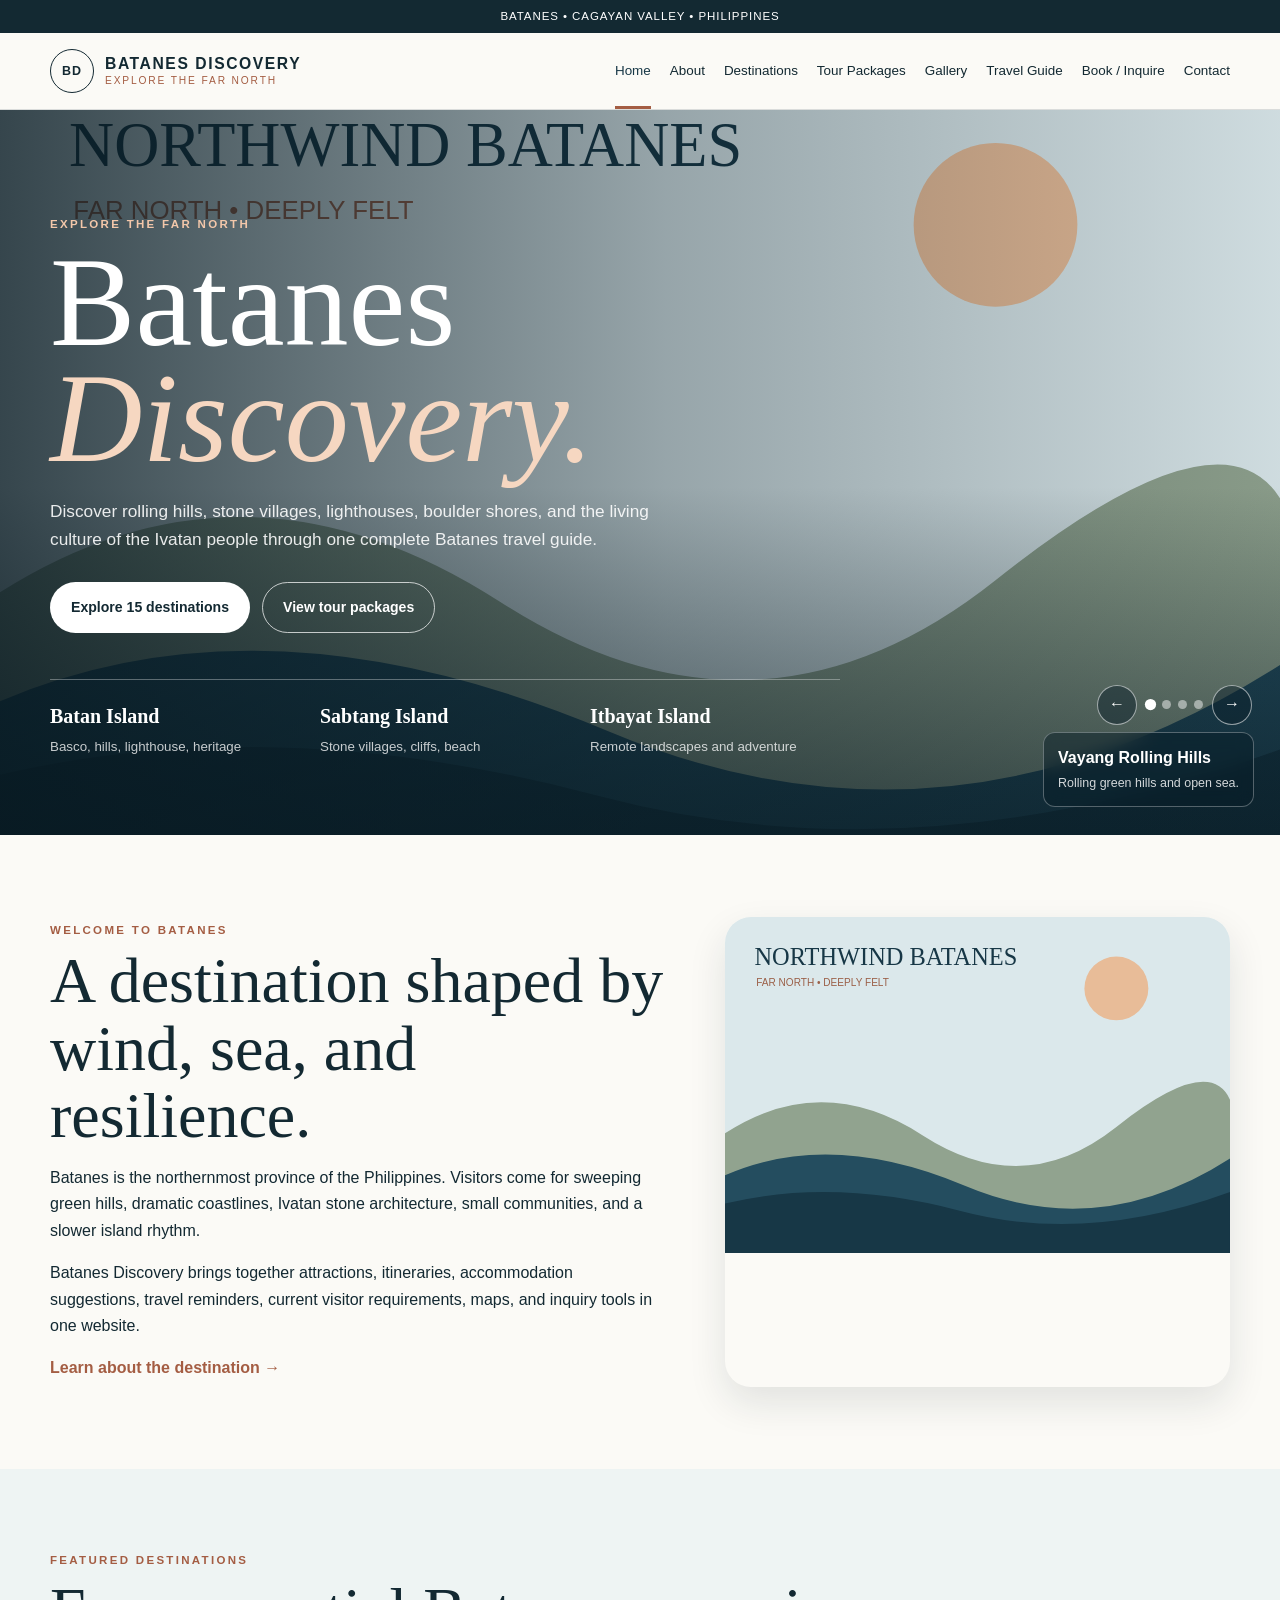
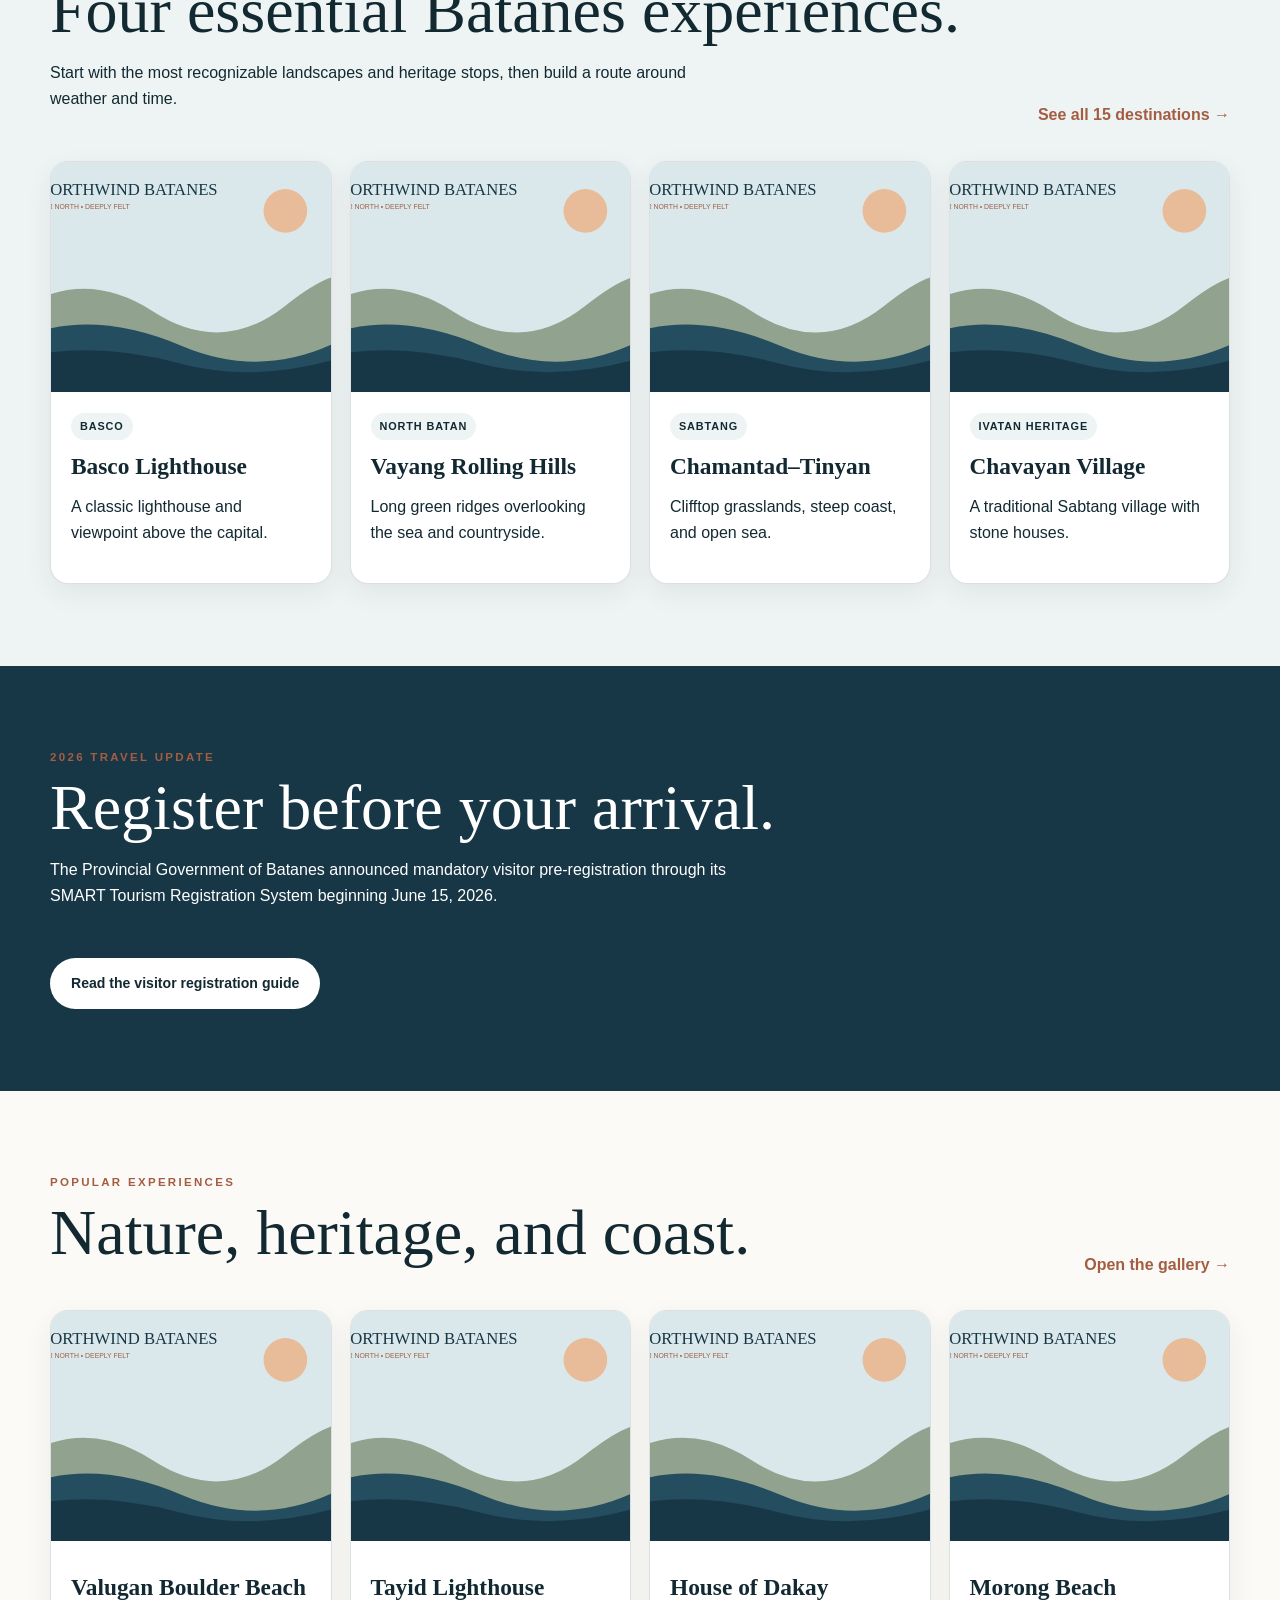
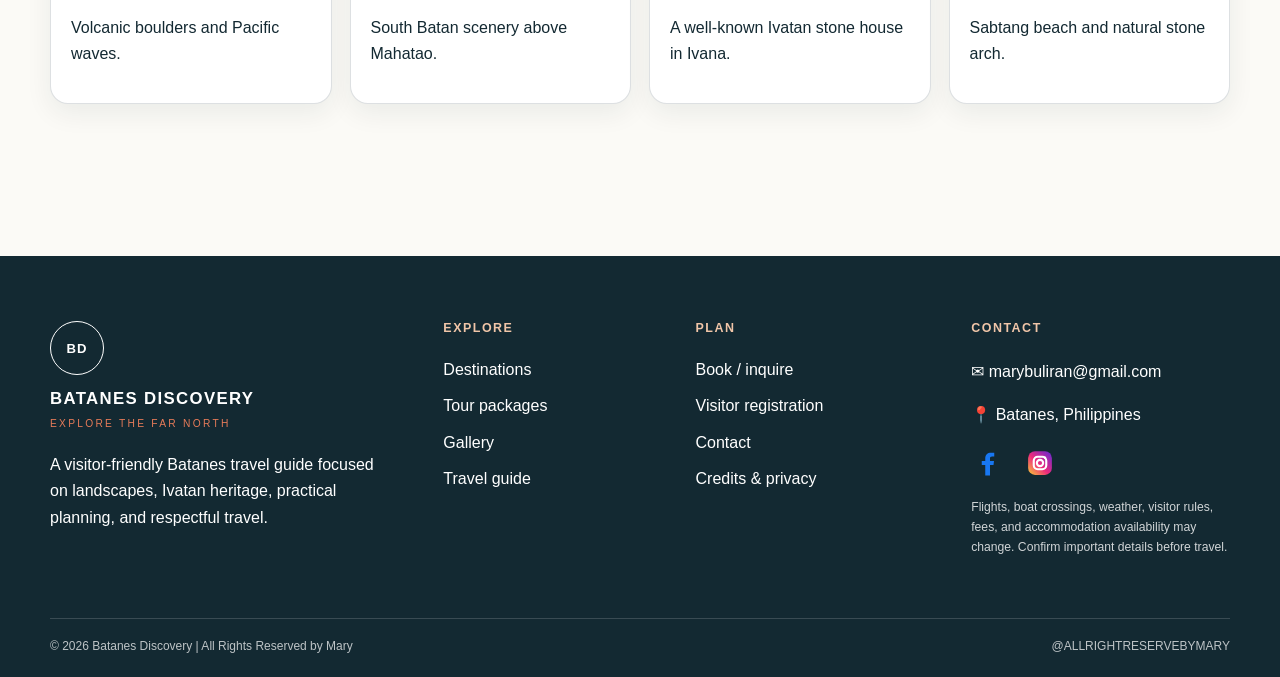
<file: index.html>
<!DOCTYPE html>
<html lang="en">
 <head>
  <meta charset="utf-8"/>
  <meta content="width=device-width, initial-scale=1" name="viewport"/>
  <meta content="Explore Batanes with a complete tourism website featuring destinations, itineraries, gallery, travel information, booking, and contact." name="description"/>
  <meta content="Batanes, Batanes tourism, Basco, Sabtang, Itbayat, Ivatan culture, Batanes travel guide" name="keywords"/>
  <meta content="#173746" name="theme-color"/>
  <title>
   Home | Batanes Discovery
  </title>
  <link href="assets/style.css" rel="stylesheet"/>
  <script defer="" src="assets/script.js">
  </script>
 </head>
 <body>
  <a class="skip-link" href="#main">
   Skip to content
  </a>
  <div class="notice-bar">
   <div class="container notice-inner">
    <span>
     BATANES • CAGAYAN VALLEY • PHILIPPINES
    </span>
   </div>
  </div>
  <header class="site-header">
   <div class="container nav-wrap">
    <a aria-label="Northwind Batanes Home" class="brand" href="index.html">
     <span class="brand-symbol">
      BD
     </span>
     <span class="brand-copy">
      <strong>
       BATANES DISCOVERY
      </strong>
      <small>
       EXPLORE THE FAR NORTH
      </small>
     </span>
    </a>
    <button aria-controls="site-nav" aria-expanded="false" aria-label="Open navigation" class="menu-toggle" type="button">
     <span>
     </span>
     <span>
     </span>
     <span>
     </span>
    </button>
    <nav aria-label="Main navigation" class="site-nav" id="site-nav">
     <a aria-current="page" class="active" href="index.html">
      Home
     </a>
     <a class="" href="about.html">
      About
     </a>
     <a class="" href="destinations.html">
      Destinations
     </a>
     <a class="" href="packages.html">
      Tour Packages
     </a>
     <a class="" href="gallery.html">
      Gallery
     </a>
     <a class="" href="travel-guide.html">
      Travel Guide
     </a>
     <a class="" href="booking.html">
      Book / Inquire
     </a>
     <a class="" href="contact.html">
      Contact
     </a>
    </nav>
   </div>
  </header>
  <main id="main">
   <section class="home-hero home-carousel" id="home-carousel">
    <div class="home-carousel-slides">
     <div class="home-slide is-active">
      <img alt="Vayang Rolling Hills" loading="eager" onerror="this.onerror=null; this.src='assets/fallbacks/landscape.svg';" referrerpolicy="no-referrer" src="https://commons.wikimedia.org/wiki/Special:Redirect/file/Vayang%20Rolling%20Hills%2C%20Batanes%2C%20Philippines.jpg?width=1900"/>
      <div class="home-slide-label">
       <strong>
        Vayang Rolling Hills
       </strong>
       <span>
        Rolling green hills and open sea.
       </span>
      </div>
     </div>
     <div class="home-slide">
      <img alt="Basco Lighthouse" loading="lazy" onerror="this.onerror=null; this.src='assets/fallbacks/landscape.svg';" referrerpolicy="no-referrer" src="https://commons.wikimedia.org/wiki/Special:Redirect/file/Basco%20%28Naidi%29%20Lighthouse.jpg?width=1900"/>
      <div class="home-slide-label">
       <strong>
        Basco Lighthouse
       </strong>
       <span>
        A landmark overlooking Batan Island.
       </span>
      </div>
     </div>
     <div class="home-slide">
      <img alt="Valugan Boulder Beach" loading="lazy" onerror="this.onerror=null; this.src='assets/fallbacks/landscape.svg';" referrerpolicy="no-referrer" src="https://commons.wikimedia.org/wiki/Special:Redirect/file/Valugan%20Boulder%20Beach.jpg?width=1900"/>
      <div class="home-slide-label">
       <strong>
        Valugan Boulder Beach
       </strong>
       <span>
        Volcanic boulders facing the Pacific.
       </span>
      </div>
     </div>
     <div class="home-slide">
      <img alt="Chamantad–Tinyan" loading="lazy" onerror="this.onerror=null; this.src='assets/fallbacks/landscape.svg';" referrerpolicy="no-referrer" src="https://commons.wikimedia.org/wiki/Special:Redirect/file/Chamantad-Ti%C3%B1an%20Viewing%20Point%2C%20Sabtang%20Island%2C%20Batanes.jpg?width=1900"/>
      <div class="home-slide-label">
       <strong>
        Chamantad–Tinyan
       </strong>
       <span>
        Sabtang cliffs, grasslands, and coves.
       </span>
      </div>
     </div>
    </div>
    <div class="home-hero-overlay">
    </div>
    <div class="container home-hero-content">
     <div class="eyebrow">
      EXPLORE THE FAR NORTH
     </div>
     <h1>
      Batanes
      <br/>
      <em>
       Discovery.
      </em>
     </h1>
     <p class="hero-copy">
      Discover rolling hills, stone villages, lighthouses, boulder shores,
            and the living culture of the Ivatan people through one complete
            Batanes travel guide.
     </p>
     <div class="hero-actions">
      <a class="btn btn-light" href="destinations.html">
       Explore 15 destinations
      </a>
      <a class="btn btn-outline-light" href="packages.html">
       View tour packages
      </a>
     </div>
     <div class="hero-facts">
      <div>
       <strong>
        Batan Island
       </strong>
       <small>
        Basco, hills, lighthouse, heritage
       </small>
      </div>
      <div>
       <strong>
        Sabtang Island
       </strong>
       <small>
        Stone villages, cliffs, beach
       </small>
      </div>
      <div>
       <strong>
        Itbayat Island
       </strong>
       <small>
        Remote landscapes and adventure
       </small>
      </div>
     </div>
    </div>
    <div aria-label="Homepage slideshow" class="carousel-controls">
     <button aria-label="Previous slide" class="carousel-prev" type="button">
      ←
     </button>
     <div class="carousel-dots">
      <button aria-label="Show slide 1" class="carousel-dot active" data-slide="0">
      </button>
      <button aria-label="Show slide 2" class="carousel-dot" data-slide="1">
      </button>
      <button aria-label="Show slide 3" class="carousel-dot" data-slide="2">
      </button>
      <button aria-label="Show slide 4" class="carousel-dot" data-slide="3">
      </button>
     </div>
     <button aria-label="Next slide" class="carousel-next" type="button">
      →
     </button>
    </div>
   </section>
   <section class="section">
    <div class="container split">
     <div>
      <div class="eyebrow">
       WELCOME TO BATANES
      </div>
      <h2>
       A destination shaped by
                wind, sea, and resilience.
      </h2>
      <p>
       Batanes is the northernmost province of the Philippines.
                Visitors come for sweeping green hills, dramatic coastlines,
                Ivatan stone architecture, small communities, and a slower
                island rhythm.
      </p>
      <p>
       Batanes Discovery brings together attractions, itineraries,
                accommodation suggestions, travel reminders, current visitor
                requirements, maps, and inquiry tools in one website.
      </p>
      <a class="text-link" href="about.html">
       Learn about the destination →
      </a>
     </div>
     <div class="feature-image">
      <img alt="Vayang Rolling Hills in Batanes" class="" loading="lazy" onerror="this.onerror=null; this.src='assets/fallbacks/landscape.svg';" referrerpolicy="no-referrer" src="https://commons.wikimedia.org/wiki/Special:Redirect/file/Vayang%20Rolling%20Hills.jpg"/>
     </div>
    </div>
   </section>
   <section class="section section-soft">
    <div class="container">
     <div class="section-head">
      <div>
       <div class="eyebrow">
        FEATURED DESTINATIONS
       </div>
       <h2>
        Four essential Batanes experiences.
       </h2>
       <p>
        Start with the most recognizable landscapes and heritage
                    stops, then build a route around weather and time.
       </p>
      </div>
      <a class="text-link" href="destinations.html">
       See all 15 destinations →
      </a>
     </div>
     <div class="grid-4">
      <article class="card">
       <div class="card-media">
        <img alt="Basco Lighthouse" class="" loading="lazy" onerror="this.onerror=null; this.src='assets/fallbacks/landscape.svg';" referrerpolicy="no-referrer" src="https://commons.wikimedia.org/wiki/Special:Redirect/file/BascoLighthouse2.jpg"/>
       </div>
       <div class="card-body">
        <span class="chip">
         Basco
        </span>
        <h3>
         Basco Lighthouse
        </h3>
        <p>
         A classic lighthouse and viewpoint above the capital.
        </p>
       </div>
      </article>
      <article class="card">
       <div class="card-media">
        <img alt="Vayang Rolling Hills" class="" loading="lazy" onerror="this.onerror=null; this.src='assets/fallbacks/landscape.svg';" referrerpolicy="no-referrer" src="https://commons.wikimedia.org/wiki/Special:Redirect/file/Vayang%20Rolling%20Hills.jpg"/>
       </div>
       <div class="card-body">
        <span class="chip">
         North Batan
        </span>
        <h3>
         Vayang Rolling Hills
        </h3>
        <p>
         Long green ridges overlooking the sea and countryside.
        </p>
       </div>
      </article>
      <article class="card">
       <div class="card-media">
        <img alt="Chamantad-Tinyan Viewpoint" class="" loading="lazy" onerror="this.onerror=null; this.src='assets/fallbacks/landscape.svg';" referrerpolicy="no-referrer" src="https://commons.wikimedia.org/wiki/Special:Redirect/file/Chamantad-Ti%C3%B1an%20Viewing%20Point%2C%20Sabtang%20Island%2C%20Batanes.jpg"/>
       </div>
       <div class="card-body">
        <span class="chip">
         Sabtang
        </span>
        <h3>
         Chamantad–Tinyan
        </h3>
        <p>
         Clifftop grasslands, steep coast, and open sea.
        </p>
       </div>
      </article>
      <article class="card">
       <div class="card-media">
        <img alt="Chavayan Village" class="" loading="lazy" onerror="this.onerror=null; this.src='assets/fallbacks/landscape.svg';" referrerpolicy="no-referrer" src="https://commons.wikimedia.org/wiki/Special:Redirect/file/Chavayan%20Village%2C%20Sabtang%20Island%2C%20Batanes.jpg"/>
       </div>
       <div class="card-body">
        <span class="chip">
         Ivatan Heritage
        </span>
        <h3>
         Chavayan Village
        </h3>
        <p>
         A traditional Sabtang village with stone houses.
        </p>
       </div>
      </article>
     </div>
    </div>
   </section>
   <section class="section section-dark">
    <div class="container">
     <div class="section-head">
      <div>
       <div class="eyebrow">
        2026 TRAVEL UPDATE
       </div>
       <h2>
        Register before your arrival.
       </h2>
       <p>
        The Provincial Government of Batanes announced mandatory
                    visitor pre-registration through its SMART Tourism
                    Registration System beginning June 15, 2026.
       </p>
      </div>
     </div>
     <a class="btn btn-light" href="travel-guide.html#registration">
      Read the visitor registration guide
     </a>
    </div>
   </section>
   <section class="section">
    <div class="container">
     <div class="section-head">
      <div>
       <div class="eyebrow">
        POPULAR EXPERIENCES
       </div>
       <h2>
        Nature, heritage, and coast.
       </h2>
      </div>
      <a class="text-link" href="gallery.html">
       Open the gallery →
      </a>
     </div>
     <div class="grid-4">
      <article class="card">
       <div class="card-media">
        <img alt="Valugan Boulder Beach" class="" loading="lazy" onerror="this.onerror=null; this.src='assets/fallbacks/landscape.svg';" referrerpolicy="no-referrer" src="https://commons.wikimedia.org/wiki/Special:Redirect/file/Valugan%20Boulder%20Beach%2C%20North%20Batan%2C%20Batanes.jpg"/>
       </div>
       <div class="card-body">
        <h3>
         Valugan Boulder Beach
        </h3>
        <p>
         Volcanic boulders and Pacific waves.
        </p>
       </div>
      </article>
      <article class="card">
       <div class="card-media">
        <img alt="Tayid Lighthouse" class="" loading="lazy" onerror="this.onerror=null; this.src='assets/fallbacks/landscape.svg';" referrerpolicy="no-referrer" src="https://commons.wikimedia.org/wiki/Special:Redirect/file/Tayid%20Lighthouse%2C%20overlooking%20Mount%20Iraya.jpg"/>
       </div>
       <div class="card-body">
        <h3>
         Tayid Lighthouse
        </h3>
        <p>
         South Batan scenery above Mahatao.
        </p>
       </div>
      </article>
      <article class="card">
       <div class="card-media">
        <img alt="House of Dakay" class="" loading="lazy" onerror="this.onerror=null; this.src='assets/fallbacks/landscape.svg';" referrerpolicy="no-referrer" src="https://commons.wikimedia.org/wiki/Special:Redirect/file/HOUSE%20OF%20DAKAY%2C%20THE%20MOST%20FAMOUS%20STONE%20HOUSE%20IN%20BATANES%20-%20IVANA%2C%20BATANES.jpg"/>
       </div>
       <div class="card-body">
        <h3>
         House of Dakay
        </h3>
        <p>
         A well-known Ivatan stone house in Ivana.
        </p>
       </div>
      </article>
      <article class="card">
       <div class="card-media">
        <img alt="Morong Beach in Sabtang" class="" loading="lazy" onerror="this.onerror=null; this.src='assets/fallbacks/landscape.svg';" referrerpolicy="no-referrer" src="https://commons.wikimedia.org/wiki/Special:Redirect/file/Morong%20Beach%20and%20Ahaw%20Arch%20Formation%2C%20Sabtang%20Island%2C%20Batanes.jpg"/>
       </div>
       <div class="card-body">
        <h3>
         Morong Beach
        </h3>
        <p>
         Sabtang beach and natural stone arch.
        </p>
       </div>
      </article>
     </div>
    </div>
   </section>
  </main>
  <footer class="footer">
   <div class="container footer-grid">
    <div>
     <a class="brand brand-footer footer-brand" href="index.html">
      <span class="brand-symbol footer-brand-symbol">
       BD
      </span>
      <span class="brand-copy footer-brand-copy">
       <strong>
        BATANES DISCOVERY
       </strong>
       <small>
        EXPLORE THE FAR NORTH
       </small>
      </span>
     </a>
     <p>
      A visitor-friendly Batanes travel guide focused on landscapes,
                Ivatan heritage, practical planning, and respectful travel.
     </p>
    </div>
    <div>
     <h3>
      Explore
     </h3>
     <a class="footer-nav-link" href="destinations.html">
      Destinations
     </a>
     <a class="footer-nav-link" href="packages.html">
      Tour packages
     </a>
     <a class="footer-nav-link" href="gallery.html">
      Gallery
     </a>
     <a class="footer-nav-link" href="travel-guide.html">
      Travel guide
     </a>
    </div>
    <div>
     <h3>
      Plan
     </h3>
     <a class="footer-nav-link" href="booking.html">
      Book / inquire
     </a>
     <a class="footer-nav-link" href="travel-guide.html#registration">
      Visitor registration
     </a>
     <a class="footer-nav-link" href="contact.html">
      Contact
     </a>
     <a class="footer-nav-link" href="credits.html">
      Credits &amp; privacy
     </a>
    </div>
    <div>
     <h3>
      Contact
     </h3>
     <p>
      ✉
      <a class="footer-email-clean" href="https://mail.google.com/mail/?view=cm&amp;fs=1&amp;to=marybuliran@gmail.com" rel="noopener noreferrer" target="_blank">
       marybuliran@gmail.com
      </a>
     </p>
     <p>
      📍 Batanes, Philippines
     </p>
<p style="
    display:flex;
    align-items:center;
    justify-content:flex-start;
    gap:18px;
    margin:18px 0 22px 0;
    height:34px;
">

    <!-- FACEBOOK -->
    <a
        href="https://www.facebook.com/search/top?q=Batanes%20Tourism"
        target="_blank"
        rel="noopener noreferrer"
        aria-label="Facebook"
        title="Facebook"
        style="
            width:34px;
            height:34px;
            display:flex;
            align-items:center;
            justify-content:center;
            padding:0;
            margin:0;
            border:0;
            background:transparent;
            text-decoration:none;
            line-height:0;
        "
    >
        <svg
            viewBox="0 0 24 24"
            aria-hidden="true"
            style="
                width:30px;
                height:30px;
                display:block;
            "
        >
            <path
                fill="#1877F2"
                d="M13.6 22v-8.4h2.8l.4-3.2h-3.2V8.3c0-.9.3-1.6 1.7-1.6H17V3.8c-.3 0-1.4-.1-2.7-.1-2.7 0-4.5 1.6-4.5 4.7v2H7v3.2h2.8V22h3.8z"
            ></path>
        </svg>
    </a>


    <!-- INSTAGRAM -->
    <a
        href="https://www.instagram.com/explore/tags/batanes/"
        target="_blank"
        rel="noopener noreferrer"
        aria-label="Instagram"
        title="Instagram"
        style="
            width:34px;
            height:34px;
            display:flex;
            align-items:center;
            justify-content:center;
            padding:0;
            margin:0;
            border:0;
            background:transparent;
            text-decoration:none;
            line-height:0;
        "
    >
        <svg
            viewBox="0 0 24 24"
            aria-hidden="true"
            style="
                width:30px;
                height:30px;
                display:block;
            "
        >
            <defs>
                <linearGradient
                    id="instagramGradient"
                    x1="0%"
                    y1="100%"
                    x2="100%"
                    y2="0%"
                >
                    <stop offset="0%" stop-color="#F9CE34"></stop>
                    <stop offset="45%" stop-color="#EE2A7B"></stop>
                    <stop offset="100%" stop-color="#6228D7"></stop>
                </linearGradient>
            </defs>

            <rect
                x="2.5"
                y="2.5"
                width="19"
                height="19"
                rx="5.5"
                fill="url(#instagramGradient)"
            ></rect>

            <rect
                x="7"
                y="7"
                width="10"
                height="10"
                rx="3.2"
                fill="none"
                stroke="#ffffff"
                stroke-width="1.7"
            ></rect>

            <circle
                cx="12"
                cy="12"
                r="2.5"
                fill="none"
                stroke="#ffffff"
                stroke-width="1.7"
            ></circle>

            <circle
                cx="16"
                cy="7.8"
                r="1"
                fill="#ffffff"
            ></circle>
        </svg>
    </a>
</p>
     <p class="micro">
      Flights, boat crossings, weather, visitor rules, fees, and
                accommodation availability may change. Confirm important
                details before travel.
     </p>
    </div>
   </div>
   <div class="container footer-bottom">
    <span>
     © 2026 Batanes Discovery | All Rights Reserved by Mary
    </span>
    <span>
     @ALLRIGHTRESERVEBYMARY
    </span>
   </div>
  </footer>
  <button aria-label="Back to top" class="to-top" type="button">
   ↑
  </button>
 </body>
</html>
</file>
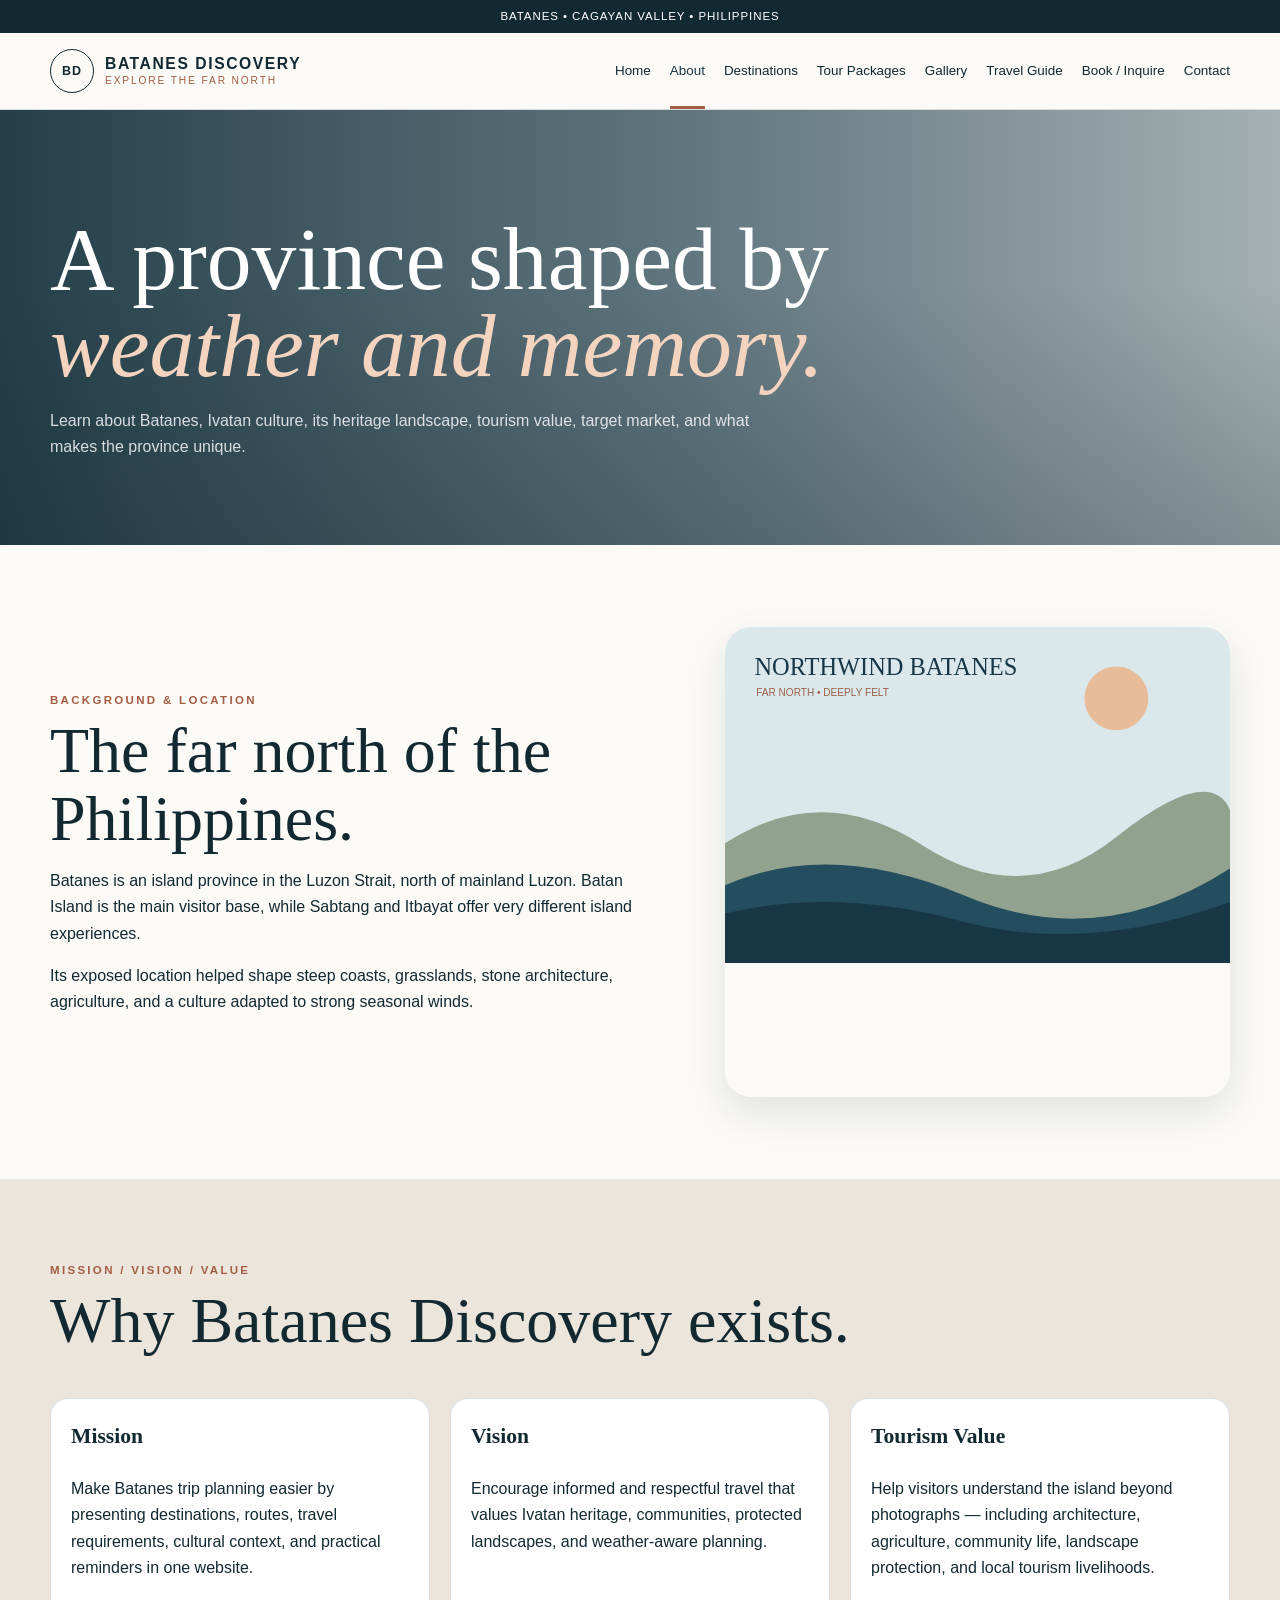
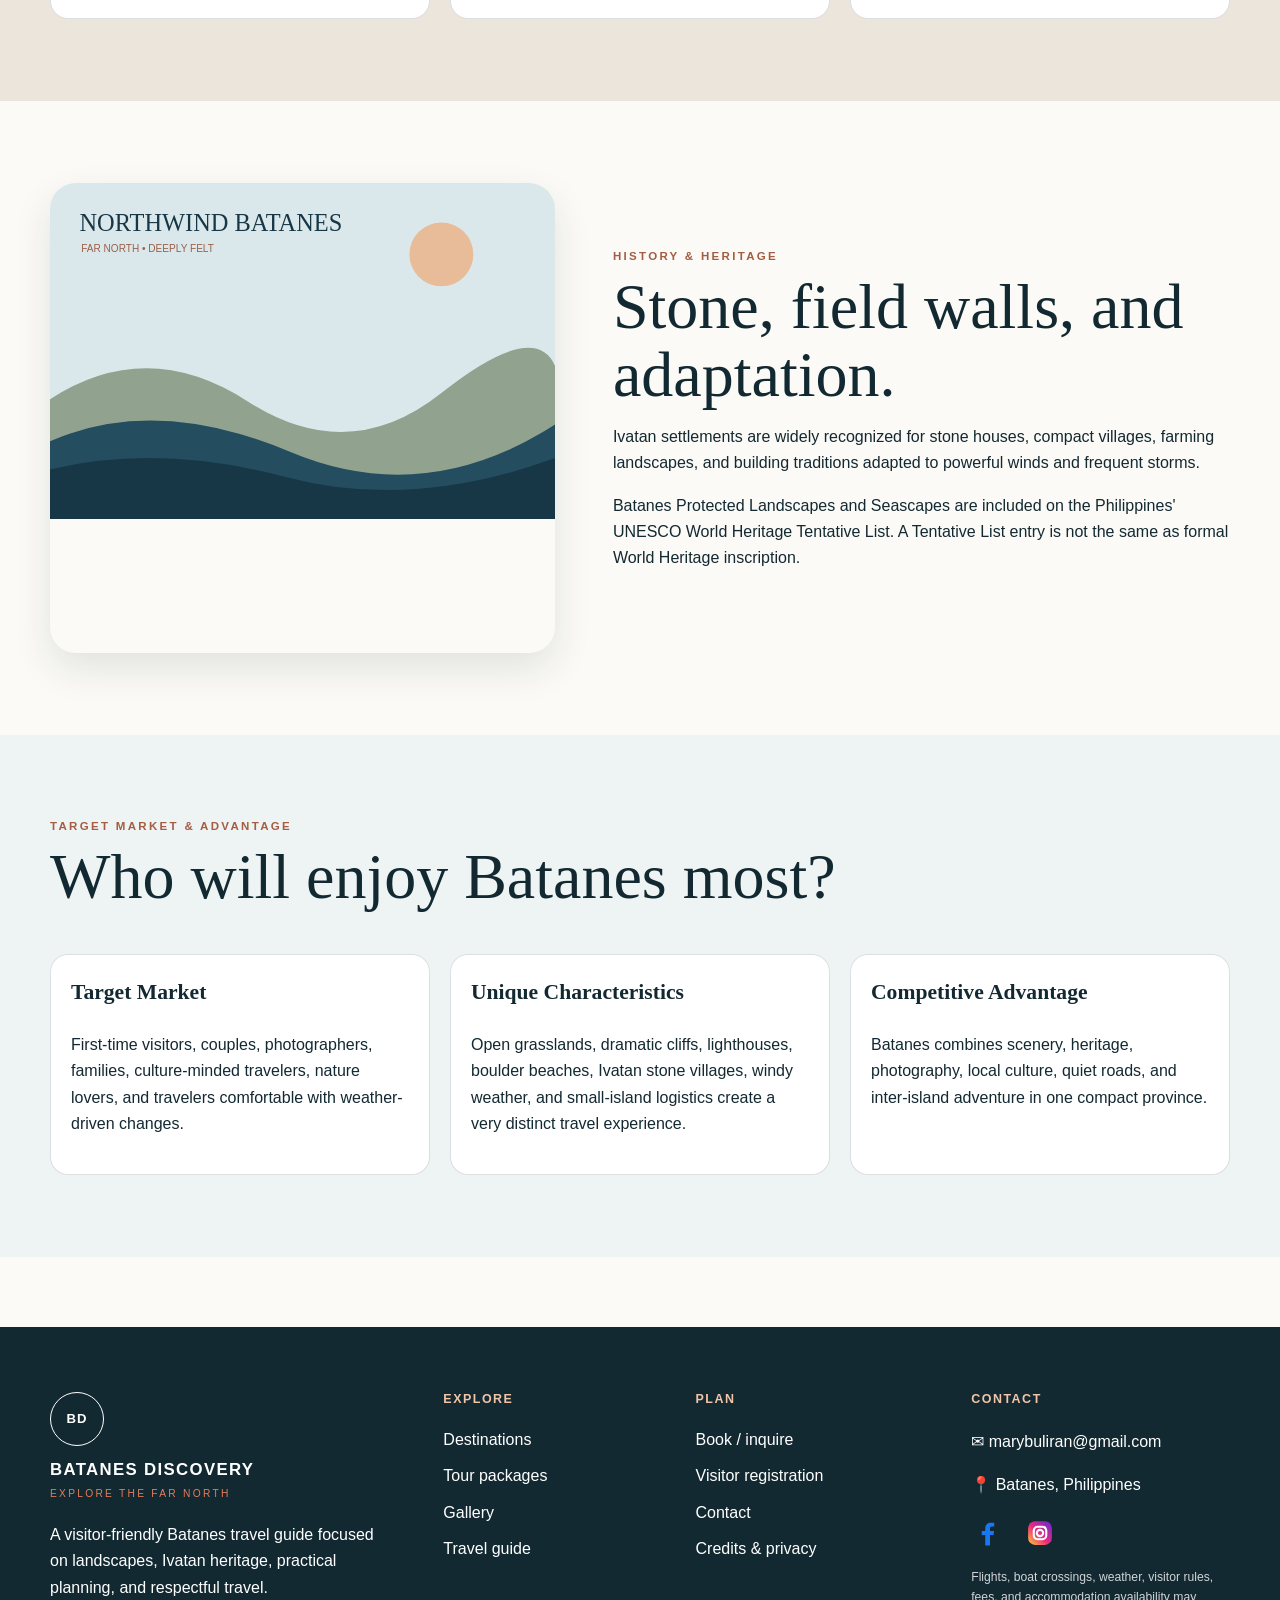
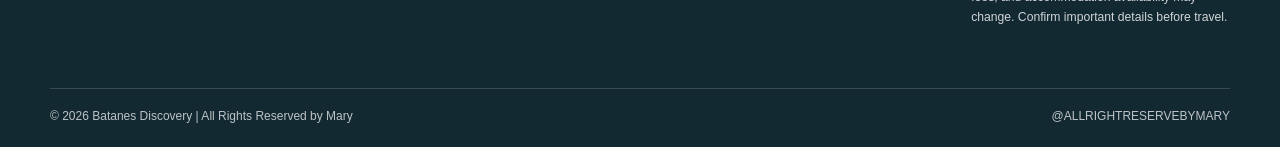
<file: about.html>
<!DOCTYPE html>
<html lang="en">
 <head>
  <meta charset="utf-8"/>
  <meta content="width=device-width, initial-scale=1" name="viewport"/>
  <meta content="Learn about Batanes background, history, Ivatan heritage, mission, vision, target market, and tourism value." name="description"/>
  <meta content="Batanes, Batanes tourism, Basco, Sabtang, Itbayat, Ivatan culture, Batanes travel guide" name="keywords"/>
  <meta content="#173746" name="theme-color"/>
  <title>
   About | Batanes Discovery
  </title>
  <link href="assets/style.css" rel="stylesheet"/>
  <script defer="" src="assets/script.js">
  </script>
 </head>
 <body>
  <a class="skip-link" href="#main">
   Skip to content
  </a>
  <div class="notice-bar">
   <div class="container notice-inner">
    <span>
     BATANES • CAGAYAN VALLEY • PHILIPPINES
    </span>
   </div>
  </div>
  <header class="site-header">
   <div class="container nav-wrap">
    <a aria-label="Northwind Batanes Home" class="brand" href="index.html">
     <span class="brand-symbol">
      BD
     </span>
     <span class="brand-copy">
      <strong>
       BATANES DISCOVERY
      </strong>
      <small>
       EXPLORE THE FAR NORTH
      </small>
     </span>
    </a>
    <button aria-controls="site-nav" aria-expanded="false" aria-label="Open navigation" class="menu-toggle" type="button">
     <span>
     </span>
     <span>
     </span>
     <span>
     </span>
    </button>
    <nav aria-label="Main navigation" class="site-nav" id="site-nav">
     <a class="" href="index.html">
      Home
     </a>
     <a aria-current="page" class="active" href="about.html">
      About
     </a>
     <a class="" href="destinations.html">
      Destinations
     </a>
     <a class="" href="packages.html">
      Tour Packages
     </a>
     <a class="" href="gallery.html">
      Gallery
     </a>
     <a class="" href="travel-guide.html">
      Travel Guide
     </a>
     <a class="" href="booking.html">
      Book / Inquire
     </a>
     <a class="" href="contact.html">
      Contact
     </a>
    </nav>
   </div>
  </header>
  <main id="main">
   <section class="page-hero page-hero-photo" style="--page-hero-image: url('https://commons.wikimedia.org/wiki/Special:Redirect/file/Chavayan%20Village%2C%20Sabtang%20Island%2C%20Batanes.jpg?width=1800');">
    <div class="container">
     <h1>
      A province shaped by
      <em>
       weather and memory.
      </em>
     </h1>
     <p>
      Learn about Batanes, Ivatan culture, its heritage landscape,
            tourism value, target market, and what makes the province unique.
     </p>
    </div>
   </section>
   <section class="section">
    <div class="container split">
     <div>
      <div class="eyebrow">
       BACKGROUND &amp; LOCATION
      </div>
      <h2>
       The far north of the Philippines.
      </h2>
      <p>
       Batanes is an island province in the Luzon Strait, north of
                mainland Luzon. Batan Island is the main visitor base, while
                Sabtang and Itbayat offer very different island experiences.
      </p>
      <p>
       Its exposed location helped shape steep coasts, grasslands,
                stone architecture, agriculture, and a culture adapted to
                strong seasonal winds.
      </p>
     </div>
     <div class="feature-image">
      <img alt="Tayid Lighthouse and Batanes landscape" class="" loading="lazy" onerror="this.onerror=null; this.src='assets/fallbacks/landscape.svg';" referrerpolicy="no-referrer" src="https://commons.wikimedia.org/wiki/Special:Redirect/file/Tayid%20Lighthouse%2C%20overlooking%20Mount%20Iraya.jpg"/>
     </div>
    </div>
   </section>
   <section class="section section-stone">
    <div class="container">
     <div class="section-head">
      <div>
       <div class="eyebrow">
        MISSION / VISION / VALUE
       </div>
       <h2>
        Why Batanes Discovery exists.
       </h2>
      </div>
     </div>
     <div class="grid-3">
      <article class="guide-card">
       <h3>
        Mission
       </h3>
       <p>
        Make Batanes trip planning easier by presenting
                    destinations, routes, travel requirements, cultural
                    context, and practical reminders in one website.
       </p>
      </article>
      <article class="guide-card">
       <h3>
        Vision
       </h3>
       <p>
        Encourage informed and respectful travel that values
                    Ivatan heritage, communities, protected landscapes, and
                    weather-aware planning.
       </p>
      </article>
      <article class="guide-card">
       <h3>
        Tourism Value
       </h3>
       <p>
        Help visitors understand the island beyond photographs —
                    including architecture, agriculture, community life,
                    landscape protection, and local tourism livelihoods.
       </p>
      </article>
     </div>
    </div>
   </section>
   <section class="section">
    <div class="container split split-reverse">
     <div class="feature-image">
      <img alt="Ivatan stone houses in Chavayan Village" class="" loading="lazy" onerror="this.onerror=null; this.src='assets/fallbacks/landscape.svg';" referrerpolicy="no-referrer" src="https://commons.wikimedia.org/wiki/Special:Redirect/file/Chavayan%20Village%2C%20Sabtang%20Island%2C%20Batanes.jpg"/>
     </div>
     <div>
      <div class="eyebrow">
       HISTORY &amp; HERITAGE
      </div>
      <h2>
       Stone, field walls, and adaptation.
      </h2>
      <p>
       Ivatan settlements are widely recognized for stone houses,
                compact villages, farming landscapes, and building traditions
                adapted to powerful winds and frequent storms.
      </p>
      <p>
       Batanes Protected Landscapes and Seascapes are included on the
                Philippines' UNESCO World Heritage Tentative List. A Tentative
                List entry is not the same as formal World Heritage
                inscription.
      </p>
     </div>
    </div>
   </section>
   <section class="section section-soft">
    <div class="container">
     <div class="section-head">
      <div>
       <div class="eyebrow">
        TARGET MARKET &amp; ADVANTAGE
       </div>
       <h2>
        Who will enjoy Batanes most?
       </h2>
      </div>
     </div>
     <div class="grid-3">
      <article class="guide-card">
       <h3>
        Target Market
       </h3>
       <p>
        First-time visitors, couples, photographers, families,
                    culture-minded travelers, nature lovers, and travelers
                    comfortable with weather-driven changes.
       </p>
      </article>
      <article class="guide-card">
       <h3>
        Unique Characteristics
       </h3>
       <p>
        Open grasslands, dramatic cliffs, lighthouses, boulder
                    beaches, Ivatan stone villages, windy weather, and
                    small-island logistics create a very distinct travel
                    experience.
       </p>
      </article>
      <article class="guide-card">
       <h3>
        Competitive Advantage
       </h3>
       <p>
        Batanes combines scenery, heritage, photography, local
                    culture, quiet roads, and inter-island adventure in one
                    compact province.
       </p>
      </article>
     </div>
    </div>
   </section>
  </main>
  <footer class="footer">
   <div class="container footer-grid">
    <div>
     <a class="brand brand-footer footer-brand" href="index.html">
      <span class="brand-symbol footer-brand-symbol">
       BD
      </span>
      <span class="brand-copy footer-brand-copy">
       <strong>
        BATANES DISCOVERY
       </strong>
       <small>
        EXPLORE THE FAR NORTH
       </small>
      </span>
     </a>
     <p>
      A visitor-friendly Batanes travel guide focused on landscapes,
                Ivatan heritage, practical planning, and respectful travel.
     </p>
    </div>
    <div>
     <h3>
      Explore
     </h3>
     <a class="footer-nav-link" href="destinations.html">
      Destinations
     </a>
     <a class="footer-nav-link" href="packages.html">
      Tour packages
     </a>
     <a class="footer-nav-link" href="gallery.html">
      Gallery
     </a>
     <a class="footer-nav-link" href="travel-guide.html">
      Travel guide
     </a>
    </div>
    <div>
     <h3>
      Plan
     </h3>
     <a class="footer-nav-link" href="booking.html">
      Book / inquire
     </a>
     <a class="footer-nav-link" href="travel-guide.html#registration">
      Visitor registration
     </a>
     <a class="footer-nav-link" href="contact.html">
      Contact
     </a>
     <a class="footer-nav-link" href="credits.html">
      Credits &amp; privacy
     </a>
    </div>
    <div>
     <h3>
      Contact
     </h3>
     <p>
      ✉
      <a class="footer-email-clean" href="https://mail.google.com/mail/?view=cm&amp;fs=1&amp;to=marybuliran@gmail.com" rel="noopener noreferrer" target="_blank">
       marybuliran@gmail.com
      </a>
     </p>
     <p>
      📍 Batanes, Philippines
     </p>
<p style="
    display:flex;
    align-items:center;
    justify-content:flex-start;
    gap:18px;
    margin:18px 0 22px 0;
    height:34px;
">

    <!-- FACEBOOK -->
    <a
        href="https://www.facebook.com/search/top?q=Batanes%20Tourism"
        target="_blank"
        rel="noopener noreferrer"
        aria-label="Facebook"
        title="Facebook"
        style="
            width:34px;
            height:34px;
            display:flex;
            align-items:center;
            justify-content:center;
            padding:0;
            margin:0;
            border:0;
            background:transparent;
            text-decoration:none;
            line-height:0;
        "
    >
        <svg
            viewBox="0 0 24 24"
            aria-hidden="true"
            style="
                width:30px;
                height:30px;
                display:block;
            "
        >
            <path
                fill="#1877F2"
                d="M13.6 22v-8.4h2.8l.4-3.2h-3.2V8.3c0-.9.3-1.6 1.7-1.6H17V3.8c-.3 0-1.4-.1-2.7-.1-2.7 0-4.5 1.6-4.5 4.7v2H7v3.2h2.8V22h3.8z"
            ></path>
        </svg>
    </a>


    <!-- INSTAGRAM -->
    <a
        href="https://www.instagram.com/explore/tags/batanes/"
        target="_blank"
        rel="noopener noreferrer"
        aria-label="Instagram"
        title="Instagram"
        style="
            width:34px;
            height:34px;
            display:flex;
            align-items:center;
            justify-content:center;
            padding:0;
            margin:0;
            border:0;
            background:transparent;
            text-decoration:none;
            line-height:0;
        "
    >
        <svg
            viewBox="0 0 24 24"
            aria-hidden="true"
            style="
                width:30px;
                height:30px;
                display:block;
            "
        >
            <defs>
                <linearGradient
                    id="instagramGradient"
                    x1="0%"
                    y1="100%"
                    x2="100%"
                    y2="0%"
                >
                    <stop offset="0%" stop-color="#F9CE34"></stop>
                    <stop offset="45%" stop-color="#EE2A7B"></stop>
                    <stop offset="100%" stop-color="#6228D7"></stop>
                </linearGradient>
            </defs>

            <rect
                x="2.5"
                y="2.5"
                width="19"
                height="19"
                rx="5.5"
                fill="url(#instagramGradient)"
            ></rect>

            <rect
                x="7"
                y="7"
                width="10"
                height="10"
                rx="3.2"
                fill="none"
                stroke="#ffffff"
                stroke-width="1.7"
            ></rect>

            <circle
                cx="12"
                cy="12"
                r="2.5"
                fill="none"
                stroke="#ffffff"
                stroke-width="1.7"
            ></circle>

            <circle
                cx="16"
                cy="7.8"
                r="1"
                fill="#ffffff"
            ></circle>
        </svg>
    </a>
</p>
     <p class="micro">
      Flights, boat crossings, weather, visitor rules, fees, and
                accommodation availability may change. Confirm important
                details before travel.
     </p>
    </div>
   </div>
   <div class="container footer-bottom">
    <span>
     © 2026 Batanes Discovery | All Rights Reserved by Mary
    </span>
    <span>
     @ALLRIGHTRESERVEBYMARY
    </span>
   </div>
  </footer>
  <button aria-label="Back to top" class="to-top" type="button">
   ↑
  </button>
 </body>
</html>
</file>
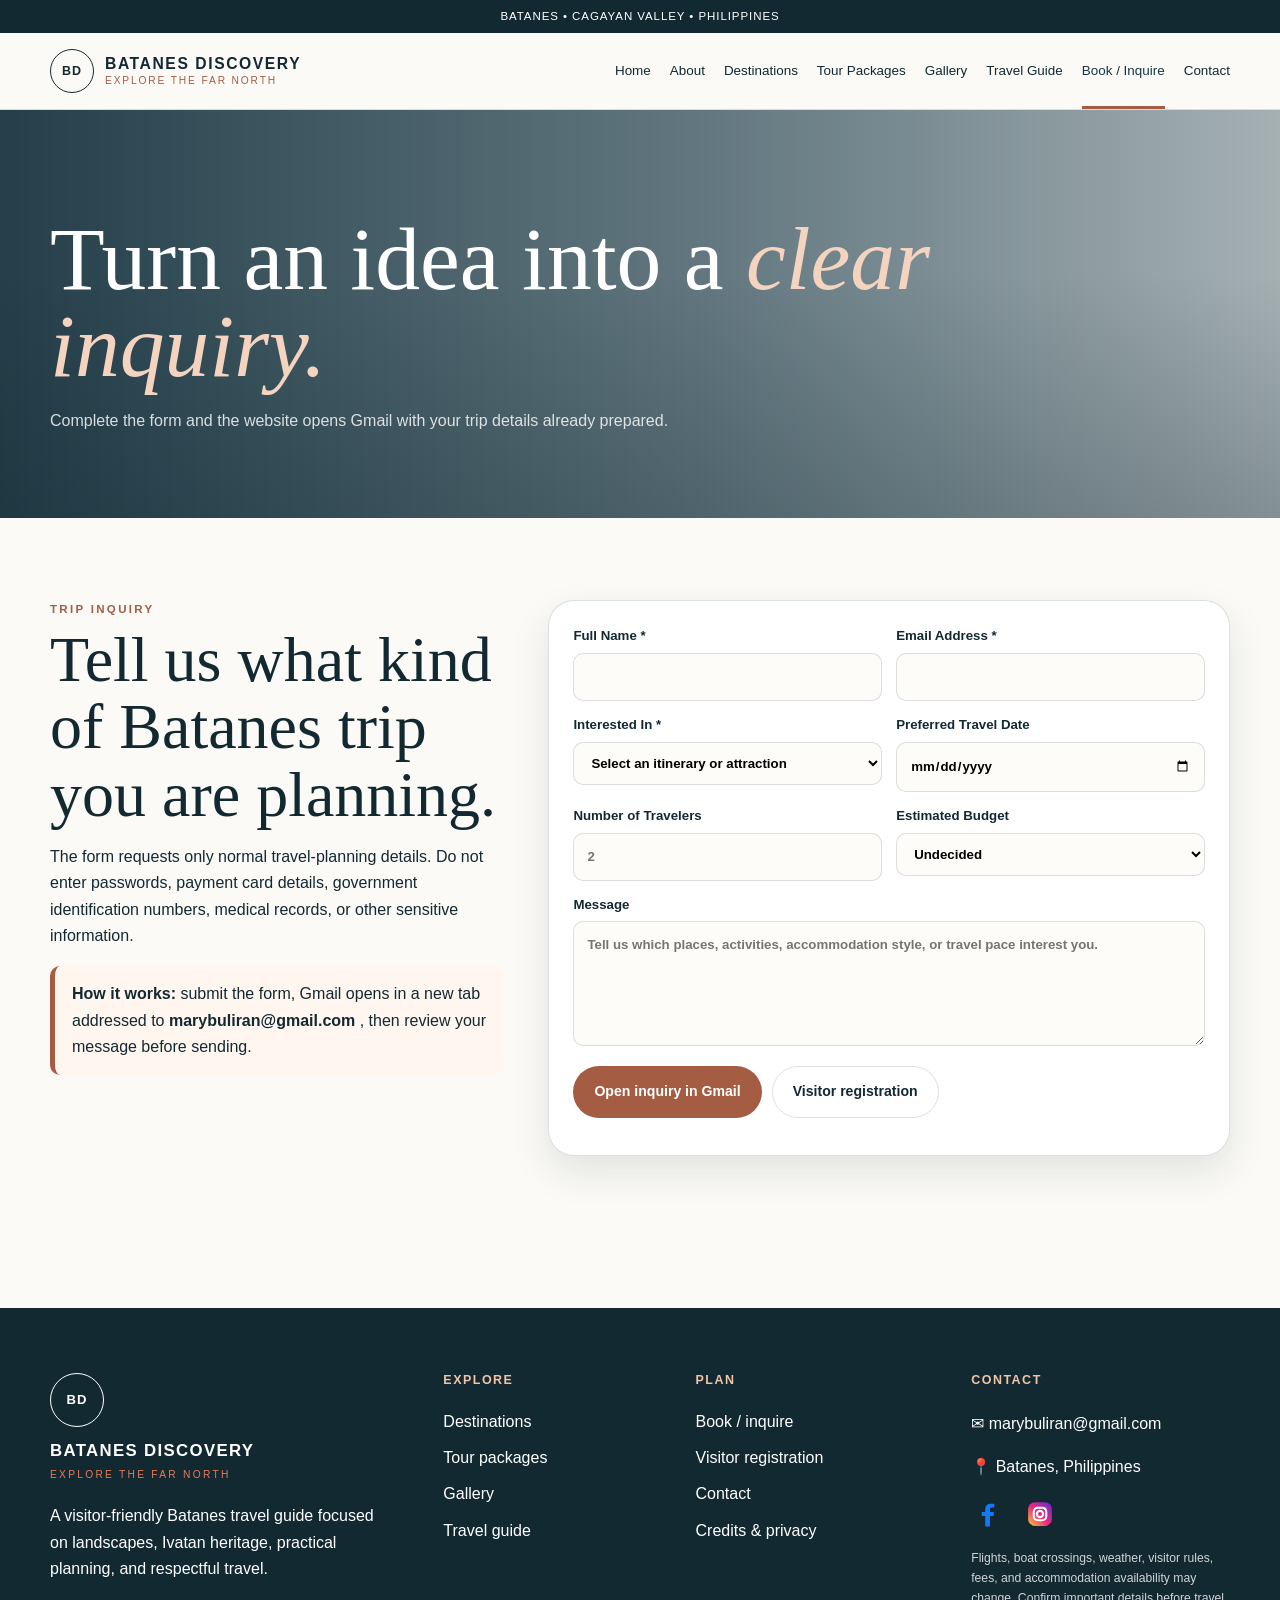
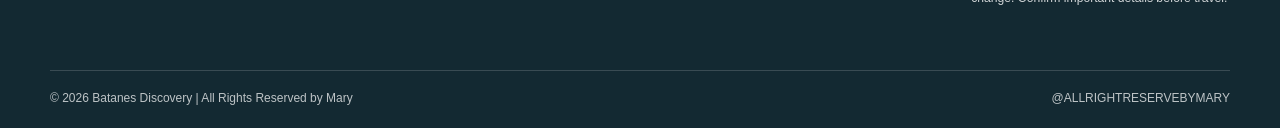
<file: booking.html>
<!DOCTYPE html>
<html lang="en">
 <head>
  <meta charset="utf-8"/>
  <meta content="width=device-width, initial-scale=1" name="viewport"/>
  <meta content="Prepare a Batanes travel inquiry using a privacy-conscious form that opens Gmail with the trip details ready to review." name="description"/>
  <meta content="Batanes, Batanes tourism, Basco, Sabtang, Itbayat, Ivatan culture, Batanes travel guide" name="keywords"/>
  <meta content="#173746" name="theme-color"/>
  <title>
   Book / Inquire | Batanes Discovery
  </title>
  <link href="assets/style.css" rel="stylesheet"/>
  <script defer="" src="assets/script.js">
  </script>
 </head>
 <body>
  <a class="skip-link" href="#main">
   Skip to content
  </a>
  <div class="notice-bar">
   <div class="container notice-inner">
    <span>
     BATANES • CAGAYAN VALLEY • PHILIPPINES
    </span>
   </div>
  </div>
  <header class="site-header">
   <div class="container nav-wrap">
    <a aria-label="Northwind Batanes Home" class="brand" href="index.html">
     <span class="brand-symbol">
      BD
     </span>
     <span class="brand-copy">
      <strong>
       BATANES DISCOVERY
      </strong>
      <small>
       EXPLORE THE FAR NORTH
      </small>
     </span>
    </a>
    <button aria-controls="site-nav" aria-expanded="false" aria-label="Open navigation" class="menu-toggle" type="button">
     <span>
     </span>
     <span>
     </span>
     <span>
     </span>
    </button>
    <nav aria-label="Main navigation" class="site-nav" id="site-nav">
     <a class="" href="index.html">
      Home
     </a>
     <a class="" href="about.html">
      About
     </a>
     <a class="" href="destinations.html">
      Destinations
     </a>
     <a class="" href="packages.html">
      Tour Packages
     </a>
     <a class="" href="gallery.html">
      Gallery
     </a>
     <a class="" href="travel-guide.html">
      Travel Guide
     </a>
     <a aria-current="page" class="active" href="booking.html">
      Book / Inquire
     </a>
     <a class="" href="contact.html">
      Contact
     </a>
    </nav>
   </div>
  </header>
  <main id="main">
   <section class="page-hero page-hero-photo" style="--page-hero-image: url('https://commons.wikimedia.org/wiki/Special:Redirect/file/The%20Famous%20Rolling%20Hills%20of%20Batanes.jpg?width=1800');">
    <div class="container">
     <h1>
      Turn an idea into a
      <em>
       clear inquiry.
      </em>
     </h1>
     <p>
      Complete the form and the website opens Gmail with
            your trip details already prepared.
     </p>
    </div>
   </section>
   <section class="section">
    <div class="container form-layout">
     <div>
      <div class="eyebrow">
       TRIP INQUIRY
      </div>
      <h2>
       Tell us what kind of Batanes trip you are planning.
      </h2>
      <p>
       The form requests only normal travel-planning details.
                Do not enter passwords, payment card details,
                government identification numbers, medical records,
                or other sensitive information.
      </p>
      <div class="note-box">
       <strong>
        How it works:
       </strong>
       submit the form, Gmail opens in a new tab addressed
                to
       <strong>
        marybuliran@gmail.com
       </strong>
       , then review your
                message before sending.
      </div>
     </div>
     <div class="form-card">
      <form id="inquiry-form">
       <div class="form-row">
        <label>
         Full Name *
         <input minlength="2" name="name" required="" type="text"/>
        </label>
        <label>
         Email Address *
         <input name="email" required="" type="email"/>
        </label>
       </div>
       <div class="form-row">
        <label>
         Interested In *
         <select id="interest" name="interest" required="">
          <option value="">
           Select an itinerary or attraction
          </option>
          <option value="North Batan Essentials">
           North Batan Essentials
          </option>
          <option value="South Batan Landscapes">
           South Batan Landscapes
          </option>
          <option value="Sabtang Heritage Day">
           Sabtang Heritage Day
          </option>
          <option value="5-Day Northwind Batanes Escape">
           5-Day Batanes Discovery Escape
          </option>
          <option value="Basco Lighthouse">
           Basco Lighthouse
          </option>
          <option value="Vayang Rolling Hills">
           Vayang Rolling Hills
          </option>
          <option value="Valugan Boulder Beach">
           Valugan Boulder Beach
          </option>
          <option value="Tayid Lighthouse">
           Tayid Lighthouse
          </option>
          <option value="Rakuh a Payaman">
           Rakuh a Payaman
          </option>
          <option value="House of Dakay">
           House of Dakay
          </option>
          <option value="Chamantad–Tinyan Viewpoint">
           Chamantad–Tinyan Viewpoint
          </option>
          <option value="Chavayan Village">
           Chavayan Village
          </option>
          <option value="Morong Beach">
           Morong Beach
          </option>
          <option value="General travel question">
           General travel question
          </option>
         </select>
        </label>
        <label>
         Preferred Travel Date
         <input id="trip-date" name="date" type="date"/>
        </label>
       </div>
       <div class="form-row">
        <label>
         Number of Travelers
         <input max="30" min="1" name="travelers" placeholder="2" type="number"/>
        </label>
        <label>
         Estimated Budget
         <select name="budget">
          <option>
           Undecided
          </option>
          <option>
           ₱10,000–₱20,000
          </option>
          <option>
           ₱20,000–₱40,000
          </option>
          <option>
           ₱40,000+
          </option>
         </select>
        </label>
       </div>
       <label>
        Message
        <textarea name="message" placeholder="Tell us which places, activities, accommodation style, or travel pace interest you."></textarea>
       </label>
       <div class="form-actions">
        <button class="btn btn-rust" type="submit">
         Open inquiry in Gmail
        </button>
        <a class="btn btn-outline-dark" href="https://visitors.breathtakingbatanes.com/" rel="noopener noreferrer" target="_blank">
         Visitor registration
        </a>
       </div>
       <p aria-live="polite" class="form-status" id="form-status">
       </p>
      </form>
     </div>
    </div>
   </section>
  </main>
  <footer class="footer">
   <div class="container footer-grid">
    <div>
     <a class="brand brand-footer footer-brand" href="index.html">
      <span class="brand-symbol footer-brand-symbol">
       BD
      </span>
      <span class="brand-copy footer-brand-copy">
       <strong>
        BATANES DISCOVERY
       </strong>
       <small>
        EXPLORE THE FAR NORTH
       </small>
      </span>
     </a>
     <p>
      A visitor-friendly Batanes travel guide focused on landscapes,
                Ivatan heritage, practical planning, and respectful travel.
     </p>
    </div>
    <div>
     <h3>
      Explore
     </h3>
     <a class="footer-nav-link" href="destinations.html">
      Destinations
     </a>
     <a class="footer-nav-link" href="packages.html">
      Tour packages
     </a>
     <a class="footer-nav-link" href="gallery.html">
      Gallery
     </a>
     <a class="footer-nav-link" href="travel-guide.html">
      Travel guide
     </a>
    </div>
    <div>
     <h3>
      Plan
     </h3>
     <a class="footer-nav-link" href="booking.html">
      Book / inquire
     </a>
     <a class="footer-nav-link" href="travel-guide.html#registration">
      Visitor registration
     </a>
     <a class="footer-nav-link" href="contact.html">
      Contact
     </a>
     <a class="footer-nav-link" href="credits.html">
      Credits &amp; privacy
     </a>
    </div>
    <div>
     <h3>
      Contact
     </h3>
     <p>
      ✉
      <a class="footer-email-clean" href="https://mail.google.com/mail/?view=cm&amp;fs=1&amp;to=marybuliran@gmail.com" rel="noopener noreferrer" target="_blank">
       marybuliran@gmail.com
      </a>
     </p>
     <p>
      📍 Batanes, Philippines
     </p>
<p style="
    display:flex;
    align-items:center;
    justify-content:flex-start;
    gap:18px;
    margin:18px 0 22px 0;
    height:34px;
">

    <!-- FACEBOOK -->
    <a
        href="https://www.facebook.com/search/top?q=Batanes%20Tourism"
        target="_blank"
        rel="noopener noreferrer"
        aria-label="Facebook"
        title="Facebook"
        style="
            width:34px;
            height:34px;
            display:flex;
            align-items:center;
            justify-content:center;
            padding:0;
            margin:0;
            border:0;
            background:transparent;
            text-decoration:none;
            line-height:0;
        "
    >
        <svg
            viewBox="0 0 24 24"
            aria-hidden="true"
            style="
                width:30px;
                height:30px;
                display:block;
            "
        >
            <path
                fill="#1877F2"
                d="M13.6 22v-8.4h2.8l.4-3.2h-3.2V8.3c0-.9.3-1.6 1.7-1.6H17V3.8c-.3 0-1.4-.1-2.7-.1-2.7 0-4.5 1.6-4.5 4.7v2H7v3.2h2.8V22h3.8z"
            ></path>
        </svg>
    </a>


    <!-- INSTAGRAM -->
    <a
        href="https://www.instagram.com/explore/tags/batanes/"
        target="_blank"
        rel="noopener noreferrer"
        aria-label="Instagram"
        title="Instagram"
        style="
            width:34px;
            height:34px;
            display:flex;
            align-items:center;
            justify-content:center;
            padding:0;
            margin:0;
            border:0;
            background:transparent;
            text-decoration:none;
            line-height:0;
        "
    >
        <svg
            viewBox="0 0 24 24"
            aria-hidden="true"
            style="
                width:30px;
                height:30px;
                display:block;
            "
        >
            <defs>
                <linearGradient
                    id="instagramGradient"
                    x1="0%"
                    y1="100%"
                    x2="100%"
                    y2="0%"
                >
                    <stop offset="0%" stop-color="#F9CE34"></stop>
                    <stop offset="45%" stop-color="#EE2A7B"></stop>
                    <stop offset="100%" stop-color="#6228D7"></stop>
                </linearGradient>
            </defs>

            <rect
                x="2.5"
                y="2.5"
                width="19"
                height="19"
                rx="5.5"
                fill="url(#instagramGradient)"
            ></rect>

            <rect
                x="7"
                y="7"
                width="10"
                height="10"
                rx="3.2"
                fill="none"
                stroke="#ffffff"
                stroke-width="1.7"
            ></rect>

            <circle
                cx="12"
                cy="12"
                r="2.5"
                fill="none"
                stroke="#ffffff"
                stroke-width="1.7"
            ></circle>

            <circle
                cx="16"
                cy="7.8"
                r="1"
                fill="#ffffff"
            ></circle>
        </svg>
    </a>
</p>
     <p class="micro">
      Flights, boat crossings, weather, visitor rules, fees, and
                accommodation availability may change. Confirm important
                details before travel.
     </p>
    </div>
   </div>
   <div class="container footer-bottom">
    <span>
     © 2026 Batanes Discovery | All Rights Reserved by Mary
    </span>
    <span>
     @ALLRIGHTRESERVEBYMARY
    </span>
   </div>
  </footer>
  <button aria-label="Back to top" class="to-top" type="button">
   ↑
  </button>
 </body>
</html>
</file>
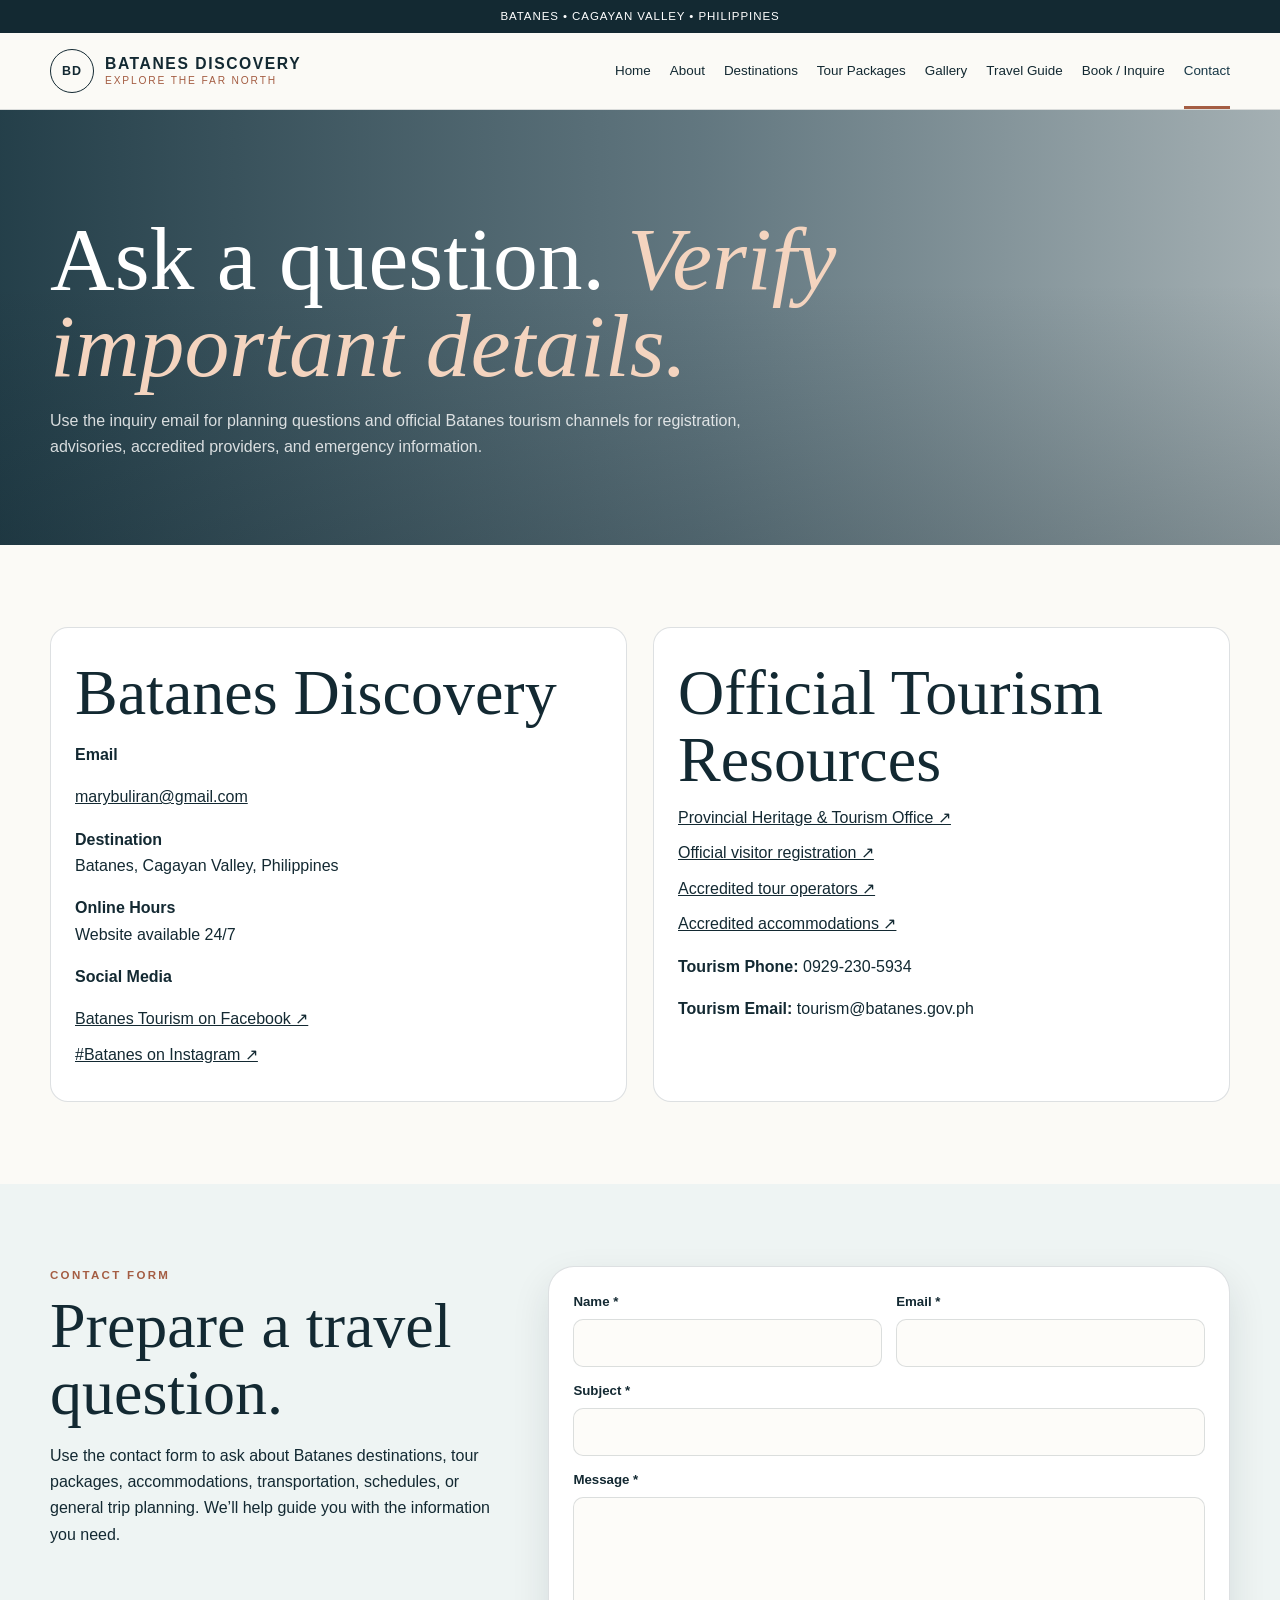
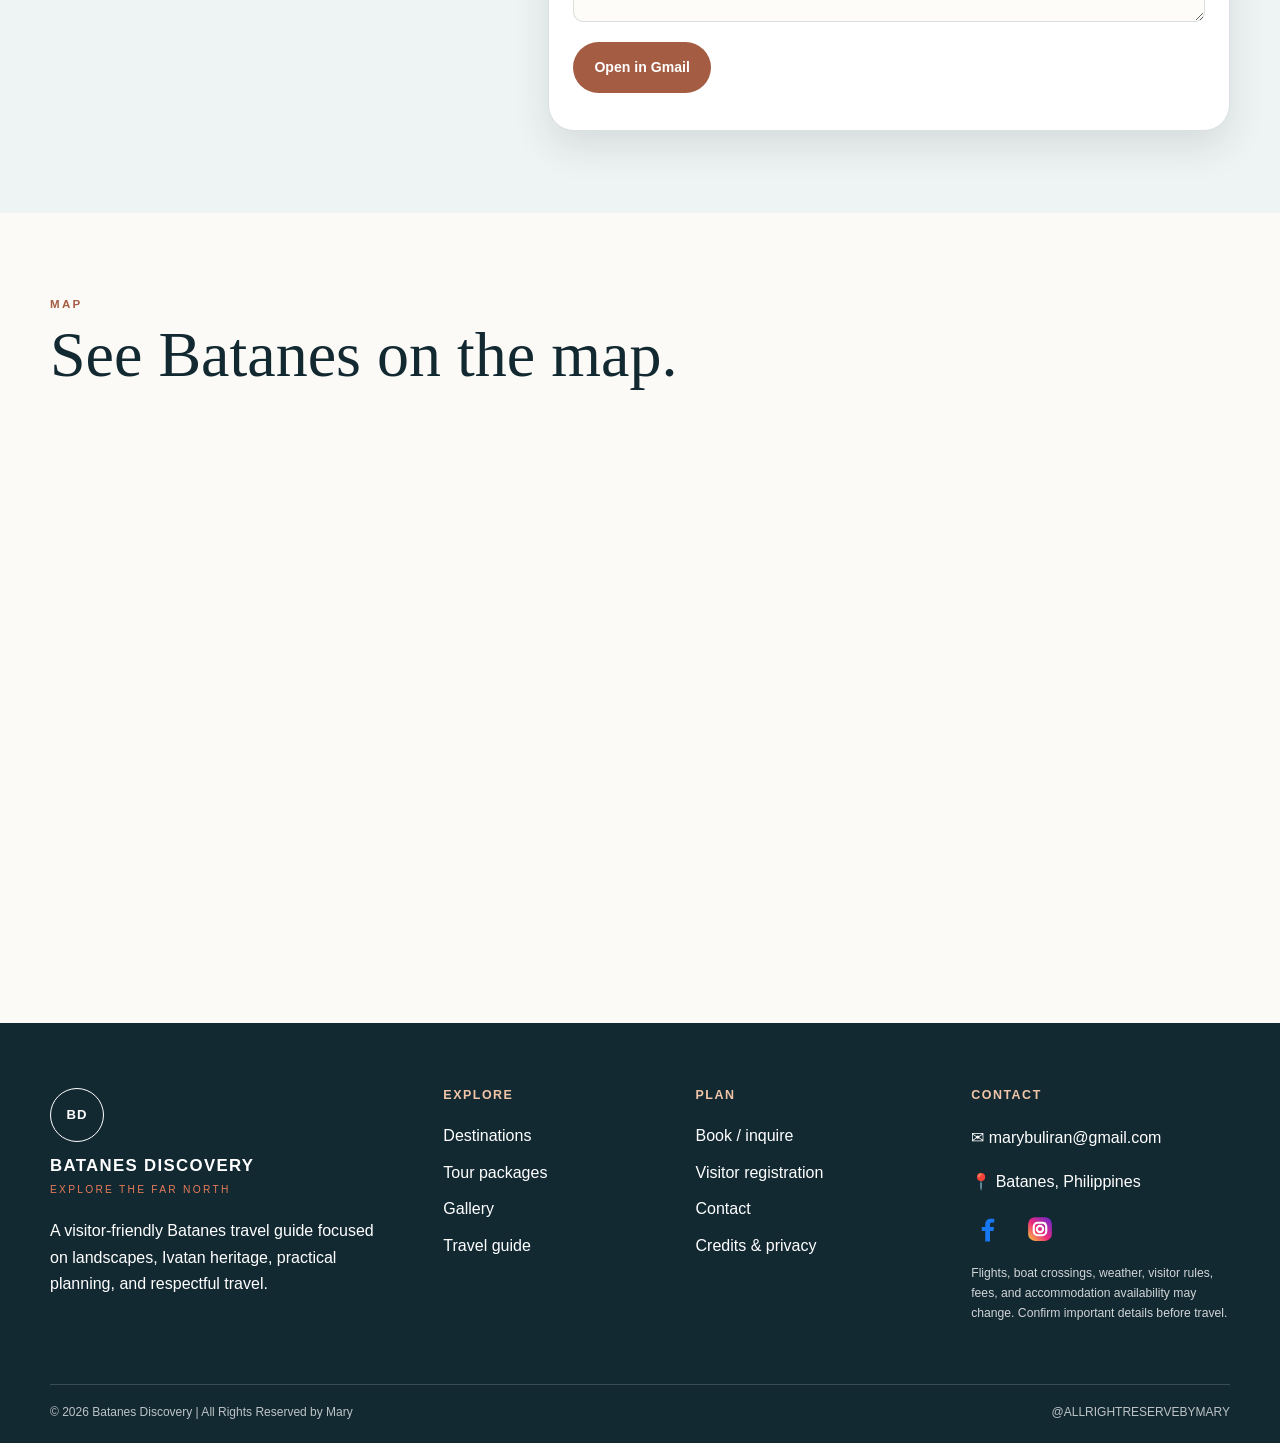
<file: contact.html>
<!DOCTYPE html>
<html lang="en">
 <head>
  <meta charset="utf-8"/>
  <meta content="width=device-width, initial-scale=1" name="viewport"/>
  <meta content="Contact Northwind Batanes and access official tourism resources, email, social links, map, and contact form." name="description"/>
  <meta content="Batanes, Batanes tourism, Basco, Sabtang, Itbayat, Ivatan culture, Batanes travel guide" name="keywords"/>
  <meta content="#173746" name="theme-color"/>
  <title>
   Contact | Batanes Discovery
  </title>
  <link href="assets/style.css" rel="stylesheet"/>
  <script defer="" src="assets/script.js">
  </script>
 </head>
 <body>
  <a class="skip-link" href="#main">
   Skip to content
  </a>
  <div class="notice-bar">
   <div class="container notice-inner">
    <span>
     BATANES • CAGAYAN VALLEY • PHILIPPINES
    </span>
   </div>
  </div>
  <header class="site-header">
   <div class="container nav-wrap">
    <a aria-label="Northwind Batanes Home" class="brand" href="index.html">
     <span class="brand-symbol">
      BD
     </span>
     <span class="brand-copy">
      <strong>
       BATANES DISCOVERY
      </strong>
      <small>
       EXPLORE THE FAR NORTH
      </small>
     </span>
    </a>
    <button aria-controls="site-nav" aria-expanded="false" aria-label="Open navigation" class="menu-toggle" type="button">
     <span>
     </span>
     <span>
     </span>
     <span>
     </span>
    </button>
    <nav aria-label="Main navigation" class="site-nav" id="site-nav">
     <a class="" href="index.html">
      Home
     </a>
     <a class="" href="about.html">
      About
     </a>
     <a class="" href="destinations.html">
      Destinations
     </a>
     <a class="" href="packages.html">
      Tour Packages
     </a>
     <a class="" href="gallery.html">
      Gallery
     </a>
     <a class="" href="travel-guide.html">
      Travel Guide
     </a>
     <a class="" href="booking.html">
      Book / Inquire
     </a>
     <a aria-current="page" class="active" href="contact.html">
      Contact
     </a>
    </nav>
   </div>
  </header>
  <main id="main">
   <section class="page-hero page-hero-photo" style="--page-hero-image: url('https://commons.wikimedia.org/wiki/Special:Redirect/file/Chawa%20Viiew%20Deck%2C%20Batanes.jpg?width=1800');">
    <div class="container">
     <h1>
      Ask a question.
      <em>
       Verify important details.
      </em>
     </h1>
     <p>
      Use the inquiry email for planning questions and official
            Batanes tourism channels for registration, advisories,
            accredited providers, and emergency information.
     </p>
    </div>
   </section>
   <section class="section">
    <div class="container contact-grid">
     <div class="contact-panel">
      <h2>
       Batanes Discovery
      </h2>
      <p>
       <strong>
        Email
       </strong>
      </p>
      <a href="https://mail.google.com/mail/?view=cm&amp;fs=1&amp;to=marybuliran@gmail.com" rel="noopener noreferrer" target="_blank">
       marybuliran@gmail.com
      </a>
      <p>
       <strong>
        Destination
       </strong>
       <br/>
       Batanes, Cagayan Valley, Philippines
      </p>
      <p>
       <strong>
        Online Hours
       </strong>
       <br/>
       Website available 24/7
      </p>
      <p>
       <strong>
        Social Media
       </strong>
      </p>
      <a href="https://www.facebook.com/search/top?q=Batanes%20Tourism" rel="noopener noreferrer" target="_blank">
       Batanes Tourism on Facebook ↗
      </a>
      <a href="https://www.instagram.com/explore/tags/batanes/" rel="noopener noreferrer" target="_blank">
       #Batanes on Instagram ↗
      </a>
     </div>
     <div class="contact-panel">
      <h2>
       Official Tourism Resources
      </h2>
      <a href="https://breathtakingbatanes.com/" rel="noopener noreferrer" target="_blank">
       Provincial Heritage &amp; Tourism Office ↗
      </a>
      <a href="https://visitors.breathtakingbatanes.com/" rel="noopener noreferrer" target="_blank">
       Official visitor registration ↗
      </a>
      <a href="https://breathtakingbatanes.com/dot-accredited-travel-and-tour/" rel="noopener noreferrer" target="_blank">
       Accredited tour operators ↗
      </a>
      <a href="https://breathtakingbatanes.com/dot-accredited-accomodations/" rel="noopener noreferrer" target="_blank">
       Accredited accommodations ↗
      </a>
      <p>
       <strong>
        Tourism Phone:
       </strong>
       0929-230-5934
      </p>
      <p>
       <strong>
        Tourism Email:
       </strong>
       tourism@batanes.gov.ph
      </p>
     </div>
    </div>
   </section>
   <section class="section section-soft">
    <div class="container form-layout">
     <div>
      <div class="eyebrow">
       CONTACT FORM
      </div>
      <h2>
       Prepare a travel question.
      </h2>
  <p>
        Use the contact form to ask about Batanes destinations, tour packages,
        accommodations, transportation, schedules, or general trip planning.
        We’ll help guide you with the information you need.
    </p>
     </div>
     <div class="form-card">
      <form id="contact-form">
       <div class="form-row">
        <label>
         Name *
         <input name="name" required=""/>
        </label>
        <label>
         Email *
         <input name="email" required="" type="email"/>
        </label>
       </div>
       <label>
        Subject *
        <input name="subject" required=""/>
       </label>
       <label>
        Message *
        <textarea name="message" required=""></textarea>
       </label>
       <button class="btn btn-rust" type="submit">
        Open in Gmail
       </button>
       <p aria-live="polite" class="form-status" id="contact-status">
       </p>
      </form>
     </div>
    </div>
   </section>
   <section class="section">
    <div class="container">
     <div class="section-head">
      <div>
       <div class="eyebrow">
        MAP
       </div>
       <h2>
        See Batanes on the map.
       </h2>
      </div>
     </div>
     <iframe class="map-frame" loading="lazy" src="https://www.openstreetmap.org/export/embed.html?bbox=121.72%2C20.15%2C122.15%2C20.80&amp;layer=mapnik" title="Map of Batanes">
     </iframe>
    </div>
   </section>
  </main>
  <footer class="footer">
   <div class="container footer-grid">
    <div>
     <a class="brand brand-footer footer-brand" href="index.html">
      <span class="brand-symbol footer-brand-symbol">
       BD
      </span>
      <span class="brand-copy footer-brand-copy">
       <strong>
        BATANES DISCOVERY
       </strong>
       <small>
        EXPLORE THE FAR NORTH
       </small>
      </span>
     </a>
     <p>
      A visitor-friendly Batanes travel guide focused on landscapes,
                Ivatan heritage, practical planning, and respectful travel.
     </p>
    </div>
    <div>
     <h3>
      Explore
     </h3>
     <a class="footer-nav-link" href="destinations.html">
      Destinations
     </a>
     <a class="footer-nav-link" href="packages.html">
      Tour packages
     </a>
     <a class="footer-nav-link" href="gallery.html">
      Gallery
     </a>
     <a class="footer-nav-link" href="travel-guide.html">
      Travel guide
     </a>
    </div>
    <div>
     <h3>
      Plan
     </h3>
     <a class="footer-nav-link" href="booking.html">
      Book / inquire
     </a>
     <a class="footer-nav-link" href="travel-guide.html#registration">
      Visitor registration
     </a>
     <a class="footer-nav-link" href="contact.html">
      Contact
     </a>
     <a class="footer-nav-link" href="credits.html">
      Credits &amp; privacy
     </a>
    </div>
    <div>
     <h3>
      Contact
     </h3>
     <p>
      ✉
      <a class="footer-email-clean" href="https://mail.google.com/mail/?view=cm&amp;fs=1&amp;to=marybuliran@gmail.com" rel="noopener noreferrer" target="_blank">
       marybuliran@gmail.com
      </a>
     </p>
     <p>
      📍 Batanes, Philippines
     </p>
<p style="
    display:flex;
    align-items:center;
    justify-content:flex-start;
    gap:18px;
    margin:18px 0 22px 0;
    height:34px;
">

    <!-- FACEBOOK -->
    <a
        href="https://www.facebook.com/search/top?q=Batanes%20Tourism"
        target="_blank"
        rel="noopener noreferrer"
        aria-label="Facebook"
        title="Facebook"
        style="
            width:34px;
            height:34px;
            display:flex;
            align-items:center;
            justify-content:center;
            padding:0;
            margin:0;
            border:0;
            background:transparent;
            text-decoration:none;
            line-height:0;
        "
    >
        <svg
            viewBox="0 0 24 24"
            aria-hidden="true"
            style="
                width:30px;
                height:30px;
                display:block;
            "
        >
            <path
                fill="#1877F2"
                d="M13.6 22v-8.4h2.8l.4-3.2h-3.2V8.3c0-.9.3-1.6 1.7-1.6H17V3.8c-.3 0-1.4-.1-2.7-.1-2.7 0-4.5 1.6-4.5 4.7v2H7v3.2h2.8V22h3.8z"
            ></path>
        </svg>
    </a>


    <!-- INSTAGRAM -->
    <a
        href="https://www.instagram.com/explore/tags/batanes/"
        target="_blank"
        rel="noopener noreferrer"
        aria-label="Instagram"
        title="Instagram"
        style="
            width:34px;
            height:34px;
            display:flex;
            align-items:center;
            justify-content:center;
            padding:0;
            margin:0;
            border:0;
            background:transparent;
            text-decoration:none;
            line-height:0;
        "
    >
        <svg
            viewBox="0 0 24 24"
            aria-hidden="true"
            style="
                width:30px;
                height:30px;
                display:block;
            "
        >
            <defs>
                <linearGradient
                    id="instagramGradient"
                    x1="0%"
                    y1="100%"
                    x2="100%"
                    y2="0%"
                >
                    <stop offset="0%" stop-color="#F9CE34"></stop>
                    <stop offset="45%" stop-color="#EE2A7B"></stop>
                    <stop offset="100%" stop-color="#6228D7"></stop>
                </linearGradient>
            </defs>

            <rect
                x="2.5"
                y="2.5"
                width="19"
                height="19"
                rx="5.5"
                fill="url(#instagramGradient)"
            ></rect>

            <rect
                x="7"
                y="7"
                width="10"
                height="10"
                rx="3.2"
                fill="none"
                stroke="#ffffff"
                stroke-width="1.7"
            ></rect>

            <circle
                cx="12"
                cy="12"
                r="2.5"
                fill="none"
                stroke="#ffffff"
                stroke-width="1.7"
            ></circle>

            <circle
                cx="16"
                cy="7.8"
                r="1"
                fill="#ffffff"
            ></circle>
        </svg>
    </a>
</p>
     <p class="micro">
      Flights, boat crossings, weather, visitor rules, fees, and
                accommodation availability may change. Confirm important
                details before travel.
     </p>
    </div>
   </div>
   <div class="container footer-bottom">
    <span>
     © 2026 Batanes Discovery | All Rights Reserved by Mary
    </span>
    <span>
     @ALLRIGHTRESERVEBYMARY
    </span>
   </div>
  </footer>
  <button aria-label="Back to top" class="to-top" type="button">
   ↑
  </button>
 </body>
</html>
</file>
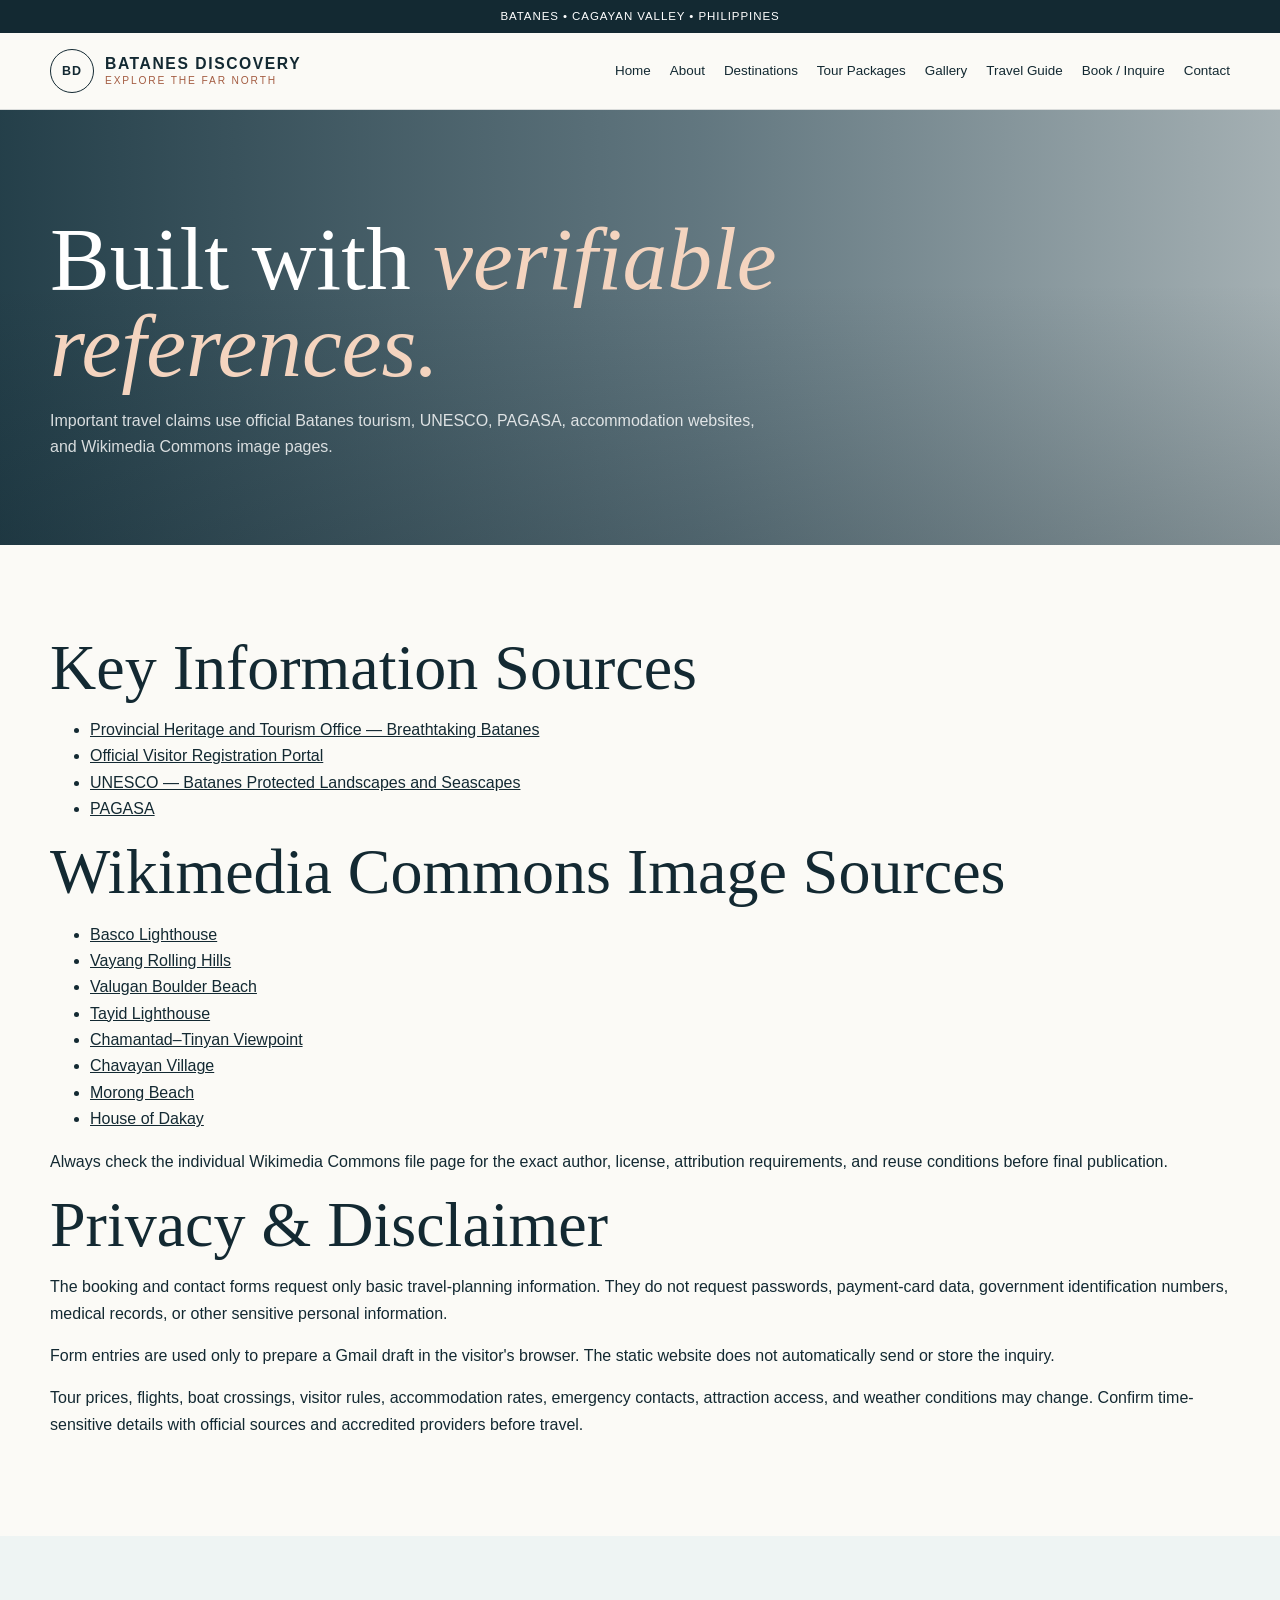
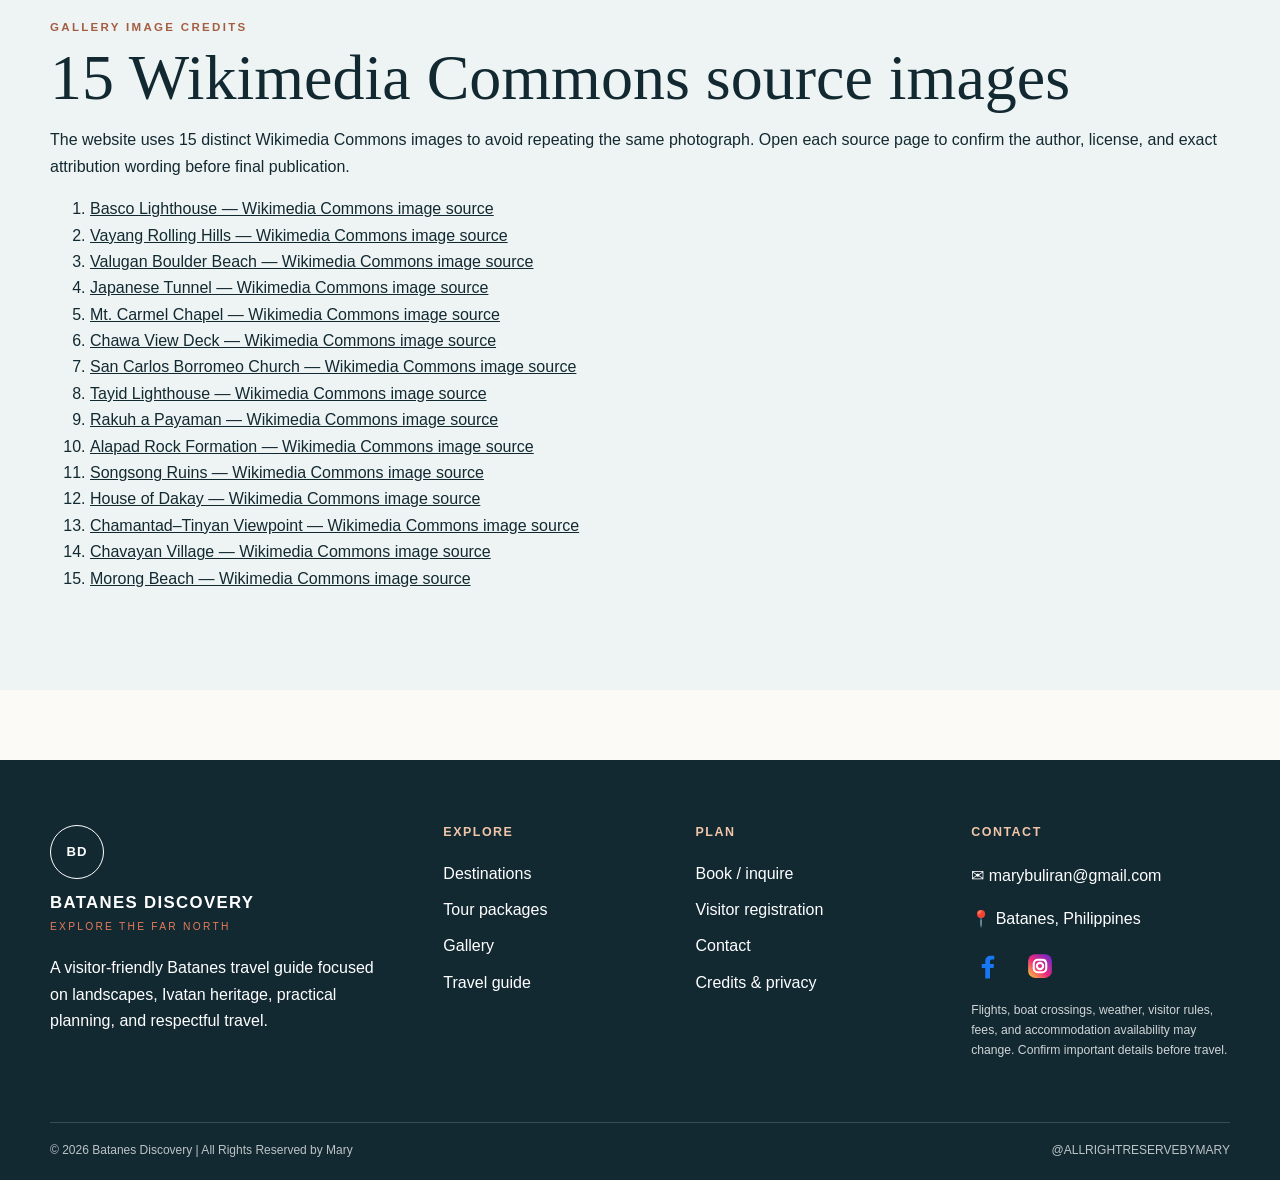
<file: credits.html>
<!DOCTYPE html>
<html lang="en">
 <head>
  <meta charset="utf-8"/>
  <meta content="width=device-width, initial-scale=1" name="viewport"/>
  <meta content="Review Batanes information sources, image credits, privacy information, and travel disclaimer." name="description"/>
  <meta content="Batanes, Batanes tourism, Basco, Sabtang, Itbayat, Ivatan culture, Batanes travel guide" name="keywords"/>
  <meta content="#173746" name="theme-color"/>
  <title>
   Credits &amp; Privacy | Batanes Discovery
  </title>
  <link href="assets/style.css" rel="stylesheet"/>
  <script defer="" src="assets/script.js">
  </script>
 </head>
 <body>
  <a class="skip-link" href="#main">
   Skip to content
  </a>
  <div class="notice-bar">
   <div class="container notice-inner">
    <span>
     BATANES • CAGAYAN VALLEY • PHILIPPINES
    </span>
   </div>
  </div>
  <header class="site-header">
   <div class="container nav-wrap">
    <a aria-label="Northwind Batanes Home" class="brand" href="index.html">
     <span class="brand-symbol">
      BD
     </span>
     <span class="brand-copy">
      <strong>
       BATANES DISCOVERY
      </strong>
      <small>
       EXPLORE THE FAR NORTH
      </small>
     </span>
    </a>
    <button aria-controls="site-nav" aria-expanded="false" aria-label="Open navigation" class="menu-toggle" type="button">
     <span>
     </span>
     <span>
     </span>
     <span>
     </span>
    </button>
    <nav aria-label="Main navigation" class="site-nav" id="site-nav">
     <a class="" href="index.html">
      Home
     </a>
     <a class="" href="about.html">
      About
     </a>
     <a class="" href="destinations.html">
      Destinations
     </a>
     <a class="" href="packages.html">
      Tour Packages
     </a>
     <a class="" href="gallery.html">
      Gallery
     </a>
     <a class="" href="travel-guide.html">
      Travel Guide
     </a>
     <a class="" href="booking.html">
      Book / Inquire
     </a>
     <a class="" href="contact.html">
      Contact
     </a>
    </nav>
   </div>
  </header>
  <main id="main">
   <section class="page-hero page-hero-photo" style="--page-hero-image: url('https://commons.wikimedia.org/wiki/Special:Redirect/file/Vayang%20Rolling%20Hills%20-%20Batanes.jpg?width=1800');">
    <div class="container">
     <h1>
      Built with
      <em>
       verifiable references.
      </em>
     </h1>
     <p>
      Important travel claims use official Batanes tourism,
            UNESCO, PAGASA, accommodation websites, and Wikimedia
            Commons image pages.
     </p>
    </div>
   </section>
   <section class="section">
    <div class="container narrow">
     <h2>
      Key Information Sources
     </h2>
     <ul>
      <li>
       <a href="https://breathtakingbatanes.com/" rel="noopener noreferrer" target="_blank">
        Provincial Heritage and Tourism Office —
                    Breathtaking Batanes
       </a>
      </li>
      <li>
       <a href="https://visitors.breathtakingbatanes.com/" rel="noopener noreferrer" target="_blank">
        Official Visitor Registration Portal
       </a>
      </li>
      <li>
       <a href="https://whc.unesco.org/en/tentativelists/521/" rel="noopener noreferrer" target="_blank">
        UNESCO — Batanes Protected Landscapes and Seascapes
       </a>
      </li>
      <li>
       <a href="https://www.pagasa.dost.gov.ph/" rel="noopener noreferrer" target="_blank">
        PAGASA
       </a>
      </li>
     </ul>
     <h2>
      Wikimedia Commons Image Sources
     </h2>
     <ul>
      <li>
       <a href="https://commons.wikimedia.org/wiki/File:BascoLighthouse2.jpg" rel="noopener noreferrer" target="_blank">
        Basco Lighthouse
       </a>
      </li>
      <li>
       <a href="https://commons.wikimedia.org/wiki/File:Vayang_Rolling_Hills.jpg" rel="noopener noreferrer" target="_blank">
        Vayang Rolling Hills
       </a>
      </li>
      <li>
       <a href="https://commons.wikimedia.org/wiki/File:Valugan_Boulder_Beach.jpg" rel="noopener noreferrer" target="_blank">
        Valugan Boulder Beach
       </a>
      </li>
      <li>
       <a href="https://commons.wikimedia.org/wiki/File:Tayid_Lighthouse.jpg" rel="noopener noreferrer" target="_blank">
        Tayid Lighthouse
       </a>
      </li>
      <li>
       <a href="https://commons.wikimedia.org/wiki/File:Chamantad-Ti%C3%B1an_Viewing_Point,_Sabtang_Island,_Batanes.jpg" rel="noopener noreferrer" target="_blank">
        Chamantad–Tinyan Viewpoint
       </a>
      </li>
      <li>
       <a href="https://commons.wikimedia.org/wiki/File:Chavayan_Village,_Sabtang_Island,_Batanes.jpg" rel="noopener noreferrer" target="_blank">
        Chavayan Village
       </a>
      </li>
      <li>
       <a href="https://commons.wikimedia.org/wiki/File:Morong_Beach,_Sabtan_Island,_Batanes.jpg" rel="noopener noreferrer" target="_blank">
        Morong Beach
       </a>
      </li>
      <li>
       <a href="https://commons.wikimedia.org/wiki/File:HOUSE_OF_DAKAY,_THE_MOST_FAMOUS_STONE_HOUSE_IN_BATANES_-_IVANA,_BATANES.jpg" rel="noopener noreferrer" target="_blank">
        House of Dakay
       </a>
      </li>
     </ul>
     <p>
      Always check the individual Wikimedia Commons file page
            for the exact author, license, attribution requirements,
            and reuse conditions before final publication.
     </p>
     <h2 id="privacy">
      Privacy &amp; Disclaimer
     </h2>
     <p>
      The booking and contact forms request only basic
            travel-planning information. They do not request passwords,
            payment-card data, government identification numbers,
            medical records, or other sensitive personal information.
     </p>
     <p>
      Form entries are used only to prepare a Gmail draft in
            the visitor's browser. The static website does not
            automatically send or store the inquiry.
     </p>
     <p>
      Tour prices, flights, boat crossings, visitor rules,
            accommodation rates, emergency contacts, attraction
            access, and weather conditions may change. Confirm
            time-sensitive details with official sources and
            accredited providers before travel.
     </p>
    </div>
   </section>
   <section class="section section-soft" id="gallery-image-credits-15">
    <div class="container narrow">
     <div class="eyebrow">
      GALLERY IMAGE CREDITS
     </div>
     <h2>
      15 Wikimedia Commons source images
     </h2>
     <p>
      The website uses 15 distinct Wikimedia Commons images to avoid
            repeating the same photograph. Open each source page to confirm
            the author, license, and exact attribution wording before final publication.
     </p>
     <ol class="credit-list fifteen-credit-list">
      <li>
       <a href="https://commons.wikimedia.org/w/index.php?search=Basco%20Lighthouse%20Batanes&amp;title=Special:MediaSearch&amp;type=image" rel="noopener noreferrer" target="_blank">
        Basco Lighthouse — Wikimedia Commons image source
       </a>
      </li>
      <li>
       <a href="https://commons.wikimedia.org/w/index.php?search=Vayang%20Rolling%20Hills%20Batanes&amp;title=Special:MediaSearch&amp;type=image" rel="noopener noreferrer" target="_blank">
        Vayang Rolling Hills — Wikimedia Commons image source
       </a>
      </li>
      <li>
       <a href="https://commons.wikimedia.org/w/index.php?search=Valugan%20Boulder%20Beach%20Batanes&amp;title=Special:MediaSearch&amp;type=image" rel="noopener noreferrer" target="_blank">
        Valugan Boulder Beach — Wikimedia Commons image source
       </a>
      </li>
      <li>
       <a href="https://commons.wikimedia.org/w/index.php?search=Japanese%20Tunnel%20Batanes&amp;title=Special:MediaSearch&amp;type=image" rel="noopener noreferrer" target="_blank">
        Japanese Tunnel — Wikimedia Commons image source
       </a>
      </li>
      <li>
       <a href="https://commons.wikimedia.org/w/index.php?search=Mt.%20Carmel%20Chapel%20Batanes&amp;title=Special:MediaSearch&amp;type=image" rel="noopener noreferrer" target="_blank">
        Mt. Carmel Chapel — Wikimedia Commons image source
       </a>
      </li>
      <li>
       <a href="https://commons.wikimedia.org/w/index.php?search=Chawa%20View%20Deck%20Batanes&amp;title=Special:MediaSearch&amp;type=image" rel="noopener noreferrer" target="_blank">
        Chawa View Deck — Wikimedia Commons image source
       </a>
      </li>
      <li>
       <a href="https://commons.wikimedia.org/w/index.php?search=San%20Carlos%20Borromeo%20Church%20Batanes&amp;title=Special:MediaSearch&amp;type=image" rel="noopener noreferrer" target="_blank">
        San Carlos Borromeo Church — Wikimedia Commons image source
       </a>
      </li>
      <li>
       <a href="https://commons.wikimedia.org/w/index.php?search=Tayid%20Lighthouse%20Batanes&amp;title=Special:MediaSearch&amp;type=image" rel="noopener noreferrer" target="_blank">
        Tayid Lighthouse — Wikimedia Commons image source
       </a>
      </li>
      <li>
       <a href="https://commons.wikimedia.org/w/index.php?search=Rakuh%20a%20Payaman%20Batanes&amp;title=Special:MediaSearch&amp;type=image" rel="noopener noreferrer" target="_blank">
        Rakuh a Payaman — Wikimedia Commons image source
       </a>
      </li>
      <li>
       <a href="https://commons.wikimedia.org/w/index.php?search=Alapad%20Rock%20Formation%20Batanes&amp;title=Special:MediaSearch&amp;type=image" rel="noopener noreferrer" target="_blank">
        Alapad Rock Formation — Wikimedia Commons image source
       </a>
      </li>
      <li>
       <a href="https://commons.wikimedia.org/w/index.php?search=Songsong%20Ruins%20Batanes&amp;title=Special:MediaSearch&amp;type=image" rel="noopener noreferrer" target="_blank">
        Songsong Ruins — Wikimedia Commons image source
       </a>
      </li>
      <li>
       <a href="https://commons.wikimedia.org/w/index.php?search=House%20of%20Dakay%20Batanes&amp;title=Special:MediaSearch&amp;type=image" rel="noopener noreferrer" target="_blank">
        House of Dakay — Wikimedia Commons image source
       </a>
      </li>
      <li>
       <a href="https://commons.wikimedia.org/w/index.php?search=Chamantad%E2%80%93Tinyan%20Viewpoint%20Batanes&amp;title=Special:MediaSearch&amp;type=image" rel="noopener noreferrer" target="_blank">
        Chamantad–Tinyan Viewpoint — Wikimedia Commons image source
       </a>
      </li>
      <li>
       <a href="https://commons.wikimedia.org/w/index.php?search=Chavayan%20Village%20Batanes&amp;title=Special:MediaSearch&amp;type=image" rel="noopener noreferrer" target="_blank">
        Chavayan Village — Wikimedia Commons image source
       </a>
      </li>
      <li>
       <a href="https://commons.wikimedia.org/w/index.php?search=Morong%20Beach%20Batanes&amp;title=Special:MediaSearch&amp;type=image" rel="noopener noreferrer" target="_blank">
        Morong Beach — Wikimedia Commons image source
       </a>
      </li>
     </ol>
    </div>
   </section>
  </main>
  <footer class="footer">
   <div class="container footer-grid">
    <div>
     <a class="brand brand-footer footer-brand" href="index.html">
      <span class="brand-symbol footer-brand-symbol">
       BD
      </span>
      <span class="brand-copy footer-brand-copy">
       <strong>
        BATANES DISCOVERY
       </strong>
       <small>
        EXPLORE THE FAR NORTH
       </small>
      </span>
     </a>
     <p>
      A visitor-friendly Batanes travel guide focused on landscapes,
                Ivatan heritage, practical planning, and respectful travel.
     </p>
    </div>
    <div>
     <h3>
      Explore
     </h3>
     <a class="footer-nav-link" href="destinations.html">
      Destinations
     </a>
     <a class="footer-nav-link" href="packages.html">
      Tour packages
     </a>
     <a class="footer-nav-link" href="gallery.html">
      Gallery
     </a>
     <a class="footer-nav-link" href="travel-guide.html">
      Travel guide
     </a>
    </div>
    <div>
     <h3>
      Plan
     </h3>
     <a class="footer-nav-link" href="booking.html">
      Book / inquire
     </a>
     <a class="footer-nav-link" href="travel-guide.html#registration">
      Visitor registration
     </a>
     <a class="footer-nav-link" href="contact.html">
      Contact
     </a>
     <a class="footer-nav-link" href="credits.html">
      Credits &amp; privacy
     </a>
    </div>
    <div>
     <h3>
      Contact
     </h3>
     <p>
      ✉
      <a class="footer-email-clean" href="https://mail.google.com/mail/?view=cm&amp;fs=1&amp;to=marybuliran@gmail.com" rel="noopener noreferrer" target="_blank">
       marybuliran@gmail.com
      </a>
     </p>
     <p>
      📍 Batanes, Philippines
     </p>
<p style="
    display:flex;
    align-items:center;
    justify-content:flex-start;
    gap:18px;
    margin:18px 0 22px 0;
    height:34px;
">

    <!-- FACEBOOK -->
    <a
        href="https://www.facebook.com/search/top?q=Batanes%20Tourism"
        target="_blank"
        rel="noopener noreferrer"
        aria-label="Facebook"
        title="Facebook"
        style="
            width:34px;
            height:34px;
            display:flex;
            align-items:center;
            justify-content:center;
            padding:0;
            margin:0;
            border:0;
            background:transparent;
            text-decoration:none;
            line-height:0;
        "
    >
        <svg
            viewBox="0 0 24 24"
            aria-hidden="true"
            style="
                width:30px;
                height:30px;
                display:block;
            "
        >
            <path
                fill="#1877F2"
                d="M13.6 22v-8.4h2.8l.4-3.2h-3.2V8.3c0-.9.3-1.6 1.7-1.6H17V3.8c-.3 0-1.4-.1-2.7-.1-2.7 0-4.5 1.6-4.5 4.7v2H7v3.2h2.8V22h3.8z"
            ></path>
        </svg>
    </a>


    <!-- INSTAGRAM -->
    <a
        href="https://www.instagram.com/explore/tags/batanes/"
        target="_blank"
        rel="noopener noreferrer"
        aria-label="Instagram"
        title="Instagram"
        style="
            width:34px;
            height:34px;
            display:flex;
            align-items:center;
            justify-content:center;
            padding:0;
            margin:0;
            border:0;
            background:transparent;
            text-decoration:none;
            line-height:0;
        "
    >
        <svg
            viewBox="0 0 24 24"
            aria-hidden="true"
            style="
                width:30px;
                height:30px;
                display:block;
            "
        >
            <defs>
                <linearGradient
                    id="instagramGradient"
                    x1="0%"
                    y1="100%"
                    x2="100%"
                    y2="0%"
                >
                    <stop offset="0%" stop-color="#F9CE34"></stop>
                    <stop offset="45%" stop-color="#EE2A7B"></stop>
                    <stop offset="100%" stop-color="#6228D7"></stop>
                </linearGradient>
            </defs>

            <rect
                x="2.5"
                y="2.5"
                width="19"
                height="19"
                rx="5.5"
                fill="url(#instagramGradient)"
            ></rect>

            <rect
                x="7"
                y="7"
                width="10"
                height="10"
                rx="3.2"
                fill="none"
                stroke="#ffffff"
                stroke-width="1.7"
            ></rect>

            <circle
                cx="12"
                cy="12"
                r="2.5"
                fill="none"
                stroke="#ffffff"
                stroke-width="1.7"
            ></circle>

            <circle
                cx="16"
                cy="7.8"
                r="1"
                fill="#ffffff"
            ></circle>
        </svg>
    </a>
</p>
     <p class="micro">
      Flights, boat crossings, weather, visitor rules, fees, and
                accommodation availability may change. Confirm important
                details before travel.
     </p>
    </div>
   </div>
   <div class="container footer-bottom">
    <span>
     © 2026 Batanes Discovery | All Rights Reserved by Mary
    </span>
    <span>
     @ALLRIGHTRESERVEBYMARY
    </span>
   </div>
  </footer>
  <button aria-label="Back to top" class="to-top" type="button">
   ↑
  </button>
 </body>
</html>
</file>
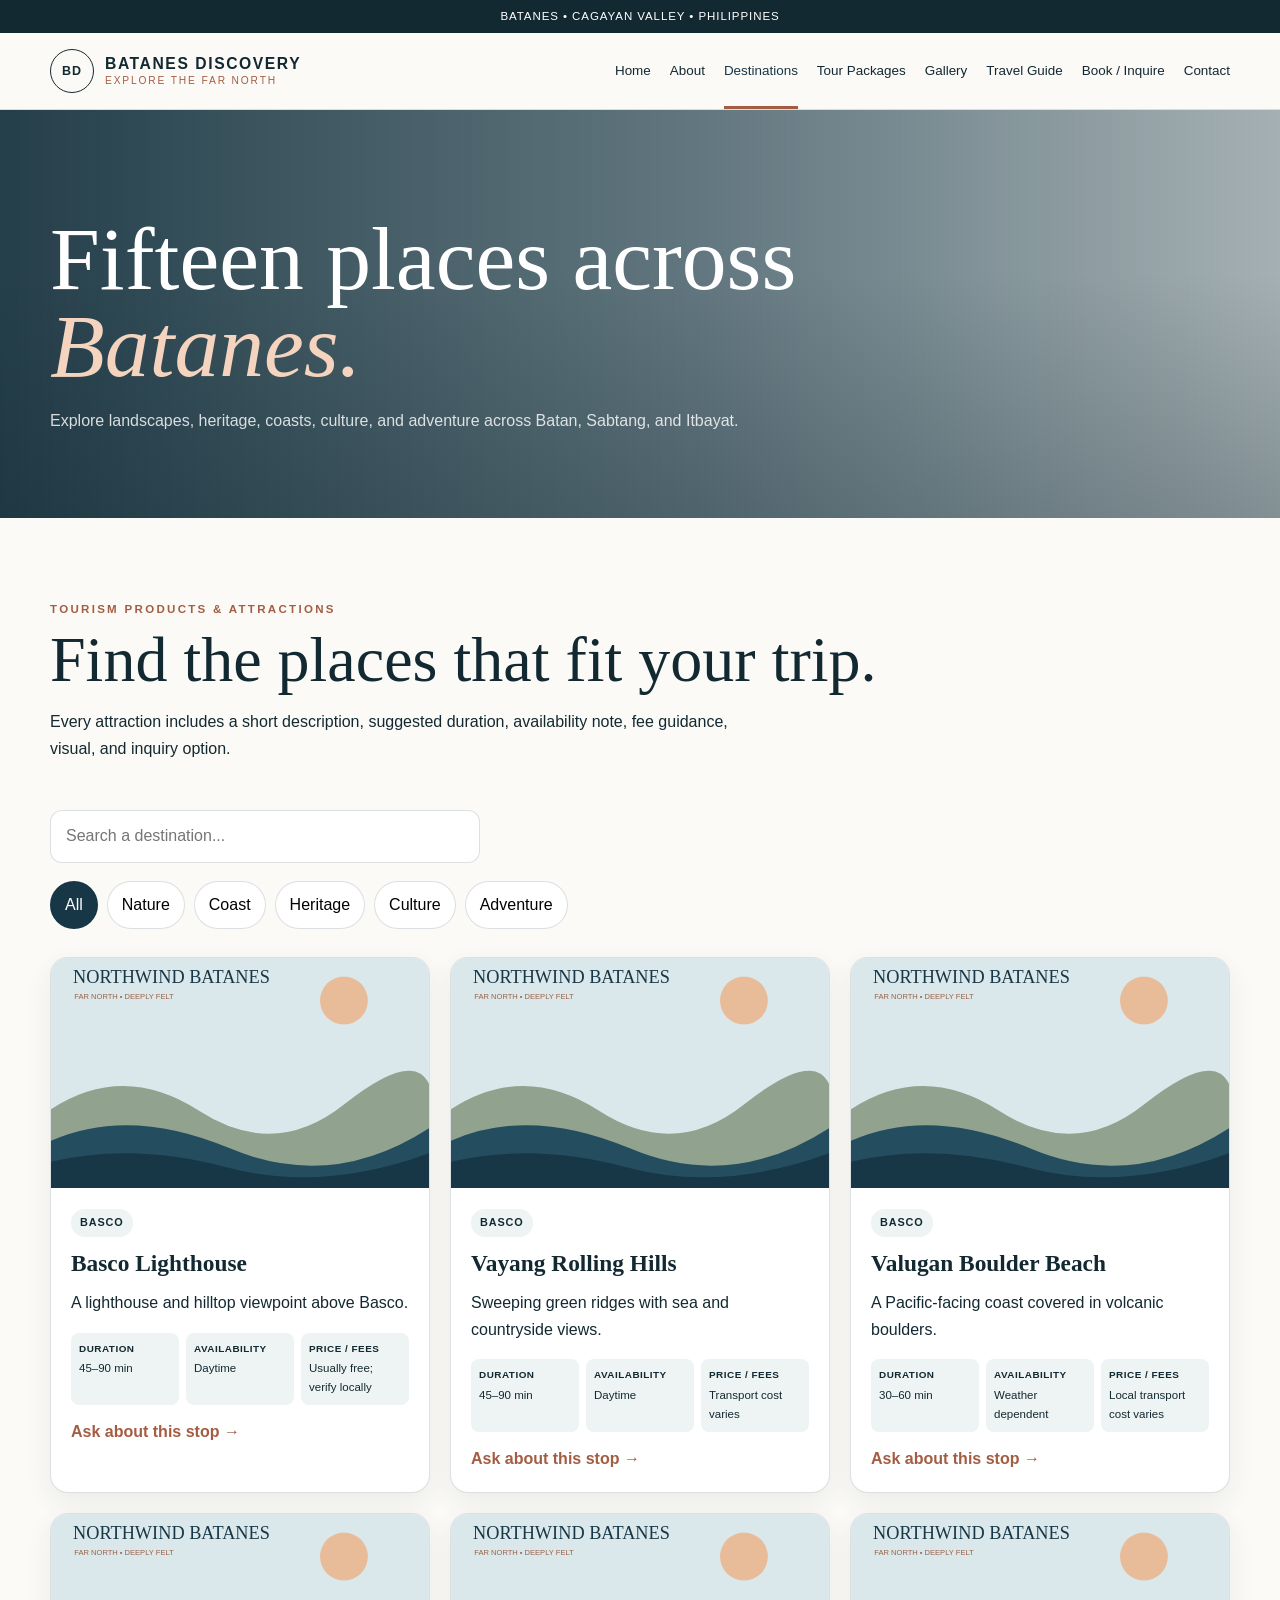
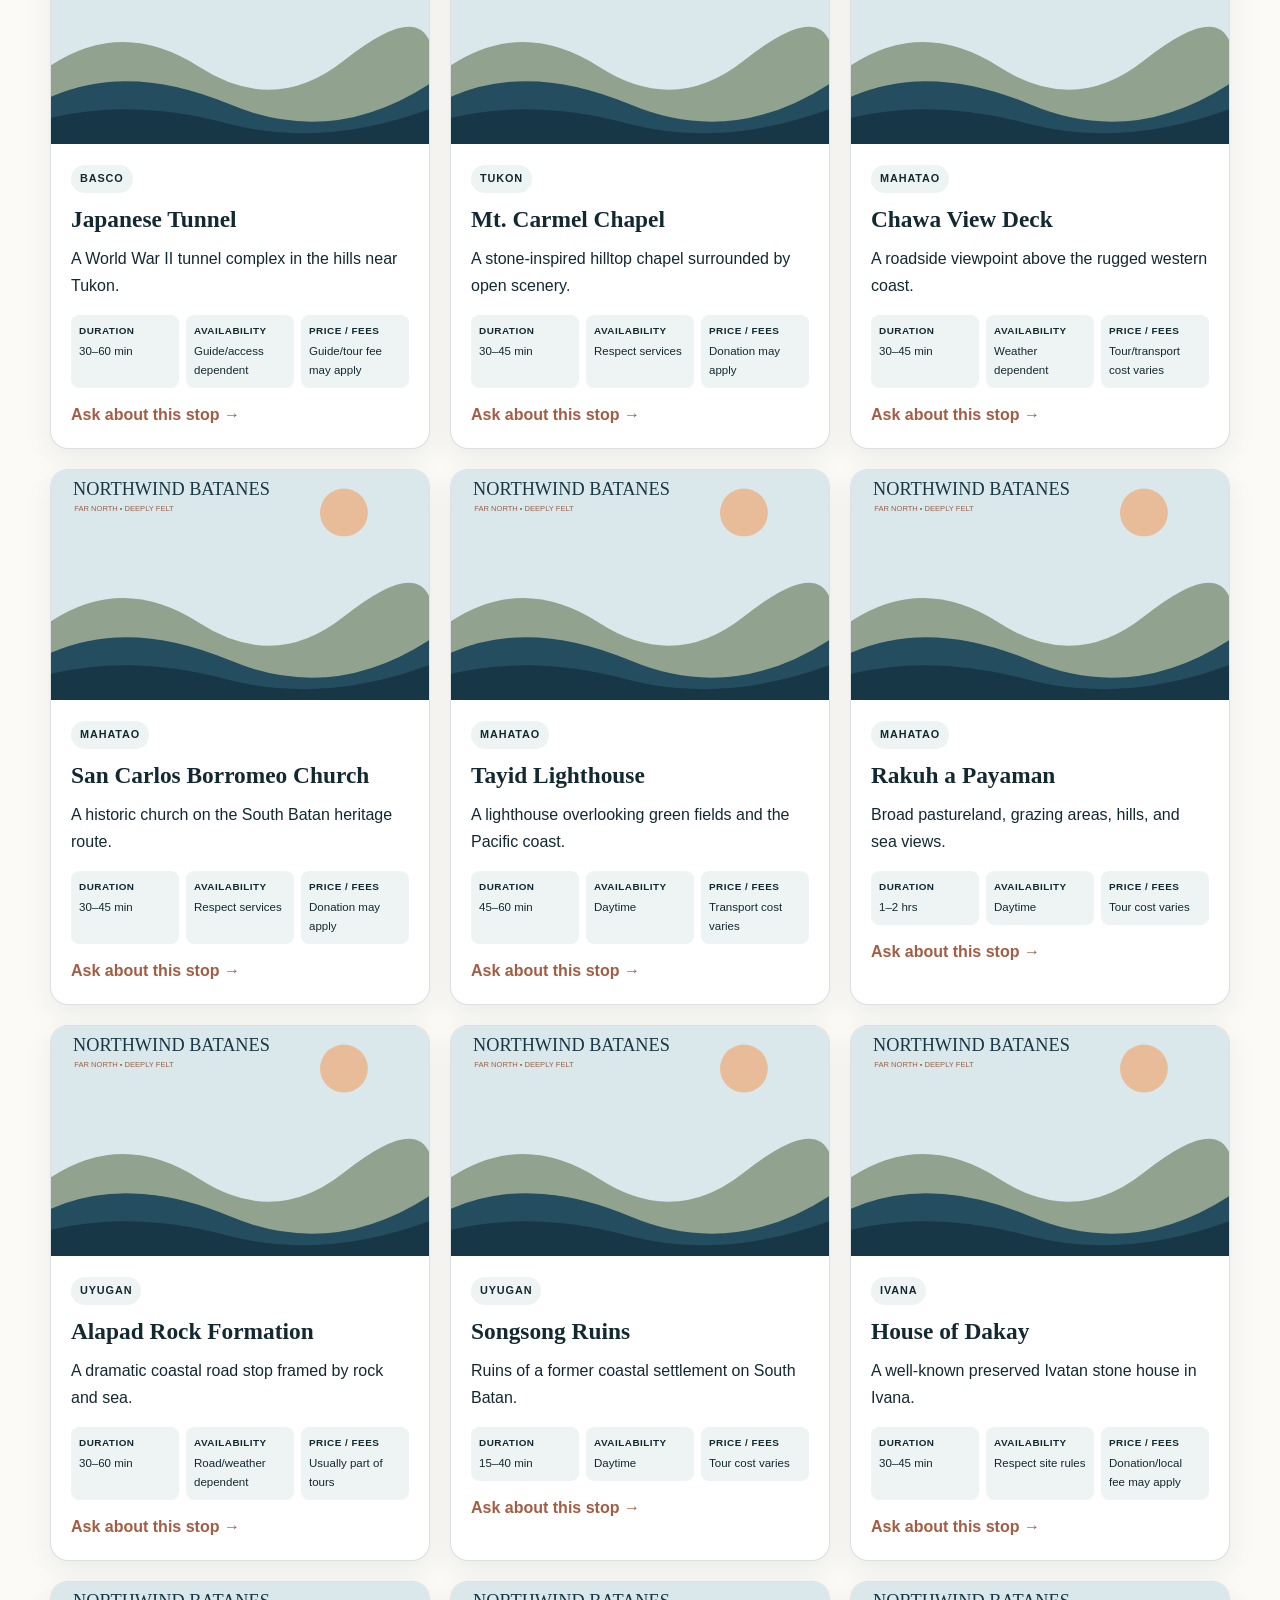
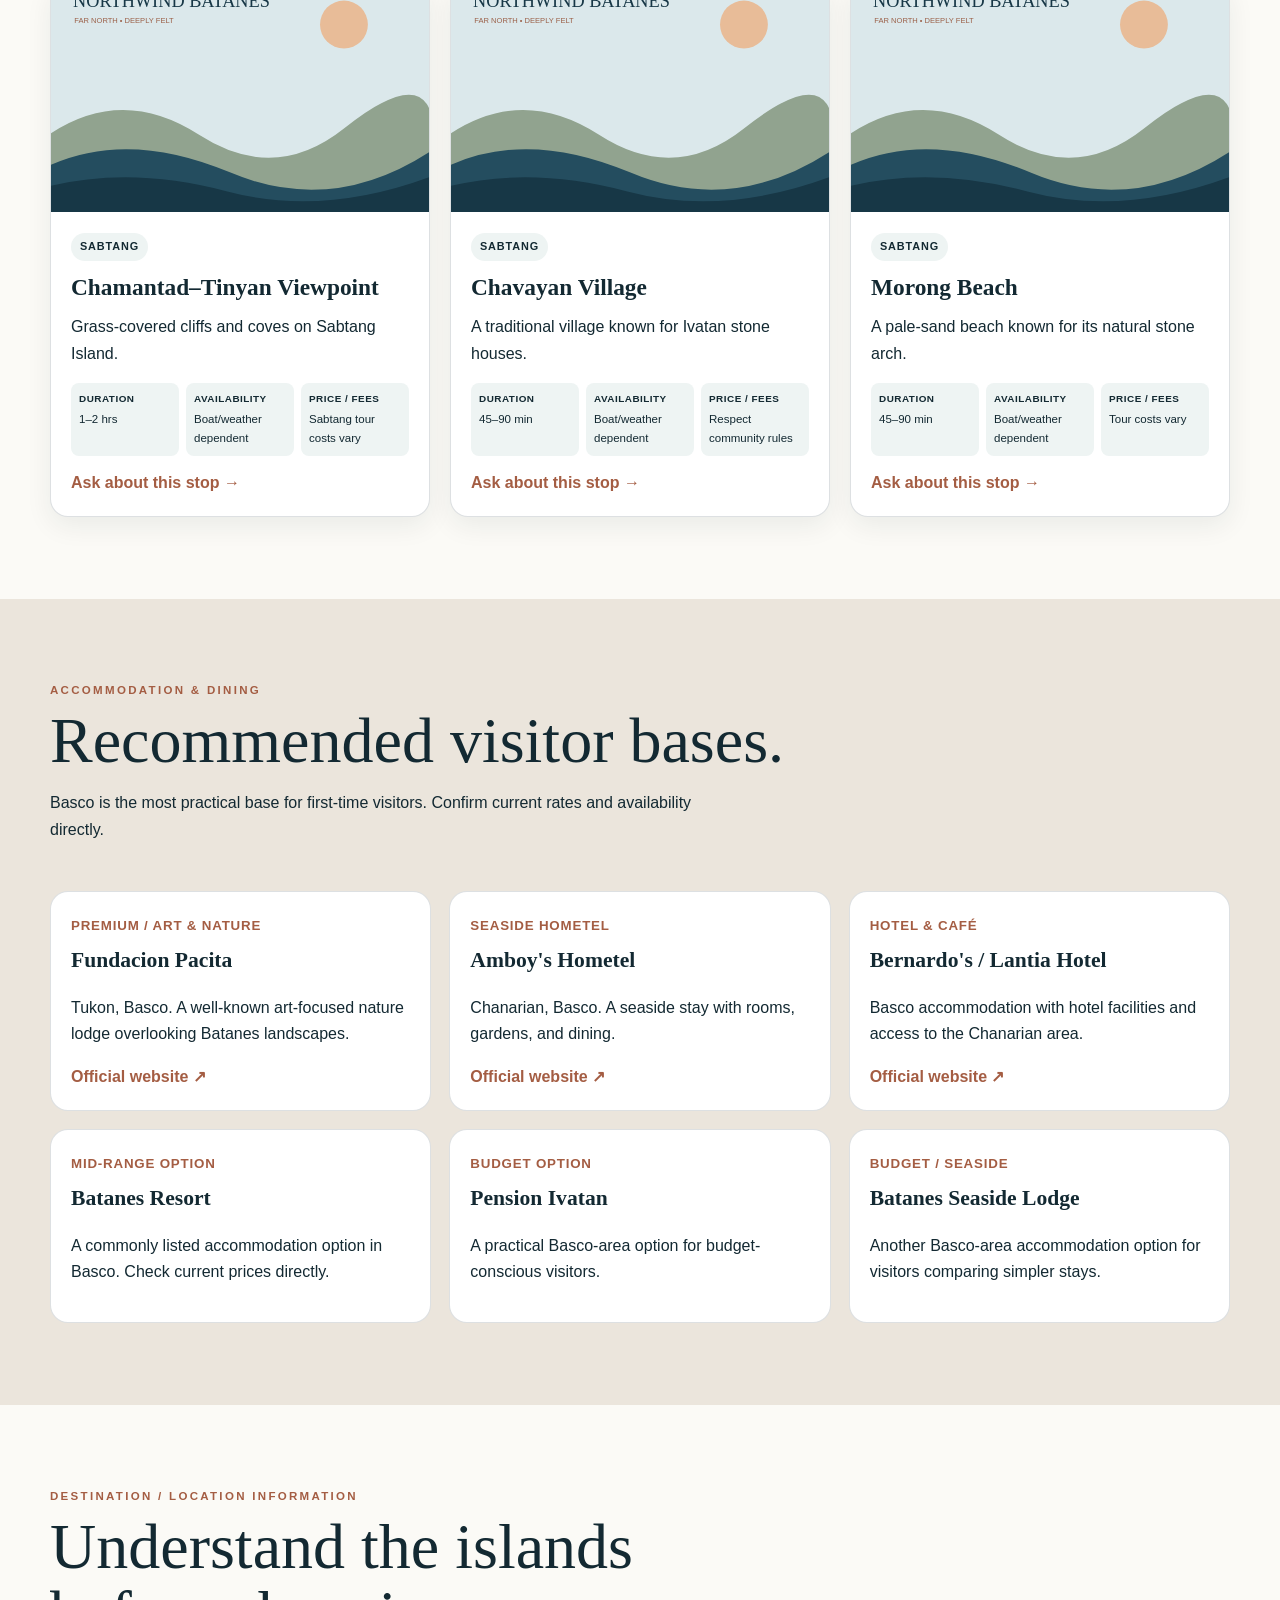
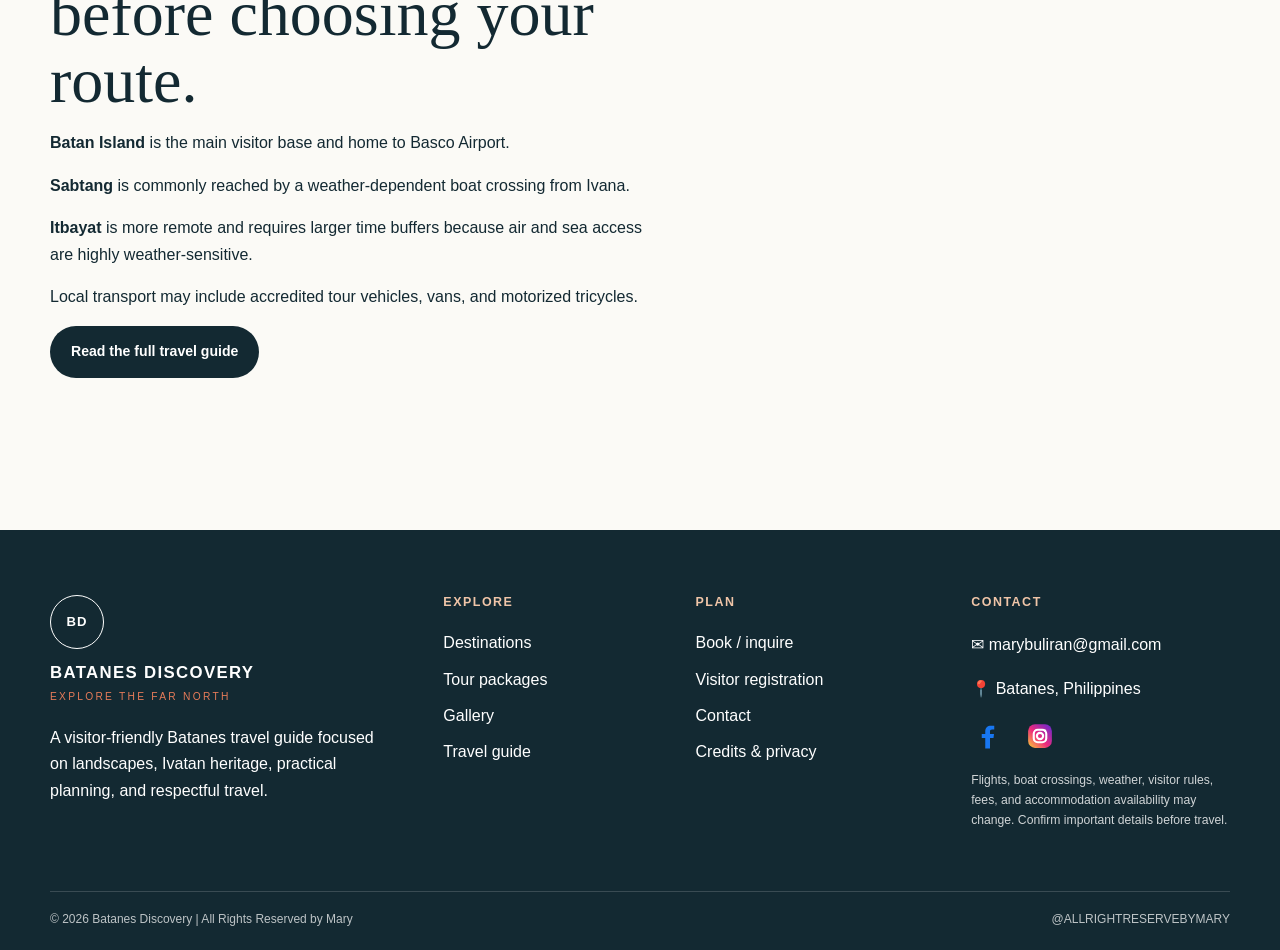
<file: destinations.html>
<!DOCTYPE html>
<html lang="en">
 <head>
  <meta charset="utf-8"/>
  <meta content="width=device-width, initial-scale=1" name="viewport"/>
  <meta content="Explore 20 Batanes attractions with descriptions, visuals, duration, availability, fee guidance, accommodations, map, and inquiry options." name="description"/>
  <meta content="Batanes, Batanes tourism, Basco, Sabtang, Itbayat, Ivatan culture, Batanes travel guide" name="keywords"/>
  <meta content="#173746" name="theme-color"/>
  <title>
   Destinations | Batanes Discovery
  </title>
  <link href="assets/style.css" rel="stylesheet"/>
  <script defer="" src="assets/script.js">
  </script>
 </head>
 <body>
  <a class="skip-link" href="#main">
   Skip to content
  </a>
  <div class="notice-bar">
   <div class="container notice-inner">
    <span>
     BATANES • CAGAYAN VALLEY • PHILIPPINES
    </span>
   </div>
  </div>
  <header class="site-header">
   <div class="container nav-wrap">
    <a aria-label="Northwind Batanes Home" class="brand" href="index.html">
     <span class="brand-symbol">
      BD
     </span>
     <span class="brand-copy">
      <strong>
       BATANES DISCOVERY
      </strong>
      <small>
       EXPLORE THE FAR NORTH
      </small>
     </span>
    </a>
    <button aria-controls="site-nav" aria-expanded="false" aria-label="Open navigation" class="menu-toggle" type="button">
     <span>
     </span>
     <span>
     </span>
     <span>
     </span>
    </button>
    <nav aria-label="Main navigation" class="site-nav" id="site-nav">
     <a class="" href="index.html">
      Home
     </a>
     <a class="" href="about.html">
      About
     </a>
     <a aria-current="page" class="active" href="destinations.html">
      Destinations
     </a>
     <a class="" href="packages.html">
      Tour Packages
     </a>
     <a class="" href="gallery.html">
      Gallery
     </a>
     <a class="" href="travel-guide.html">
      Travel Guide
     </a>
     <a class="" href="booking.html">
      Book / Inquire
     </a>
     <a class="" href="contact.html">
      Contact
     </a>
    </nav>
   </div>
  </header>
  <main id="main">
   <section class="page-hero page-hero-photo" style="--page-hero-image: url('https://commons.wikimedia.org/wiki/Special:Redirect/file/Vayang%20Rolling%20Hills%2C%20Batanes%2C%20Philippines.jpg?width=1800');">
    <div class="container">
     <h1>
      Fifteen places across
      <em>
       Batanes.
      </em>
     </h1>
     <p>
      Explore landscapes, heritage, coasts, culture, and
            adventure across Batan, Sabtang, and Itbayat.
     </p>
    </div>
   </section>
   <section class="section">
    <div class="container">
     <div class="section-head">
      <div>
       <div class="eyebrow">
        TOURISM PRODUCTS &amp; ATTRACTIONS
       </div>
       <h2>
        Find the places that fit your trip.
       </h2>
       <p>
        Every attraction includes a short description,
                    suggested duration, availability note, fee guidance,
                    visual, and inquiry option.
       </p>
      </div>
     </div>
     <div class="search-row">
      <input aria-label="Search destinations" id="place-search" placeholder="Search a destination..." type="search"/>
     </div>
     <div class="filters">
      <button class="filter-btn selected" data-filter="all">
       All
      </button>
      <button class="filter-btn" data-filter="nature">
       Nature
      </button>
      <button class="filter-btn" data-filter="coast">
       Coast
      </button>
      <button class="filter-btn" data-filter="heritage">
       Heritage
      </button>
      <button class="filter-btn" data-filter="culture">
       Culture
      </button>
      <button class="filter-btn" data-filter="adventure">
       Adventure
      </button>
     </div>
     <div class="grid-3">
      <article class="card place-card" data-category="heritage">
       <div class="card-media">
        <img alt="Basco Lighthouse" class="" loading="lazy" onerror="this.onerror=null; this.src='assets/fallbacks/landscape.svg';" referrerpolicy="no-referrer" src="https://commons.wikimedia.org/wiki/Special:Redirect/file/Naidi%20Lighthouse.jpg?width=1500"/>
       </div>
       <div class="card-body">
        <span class="chip">
         Basco
        </span>
        <h3>
         Basco Lighthouse
        </h3>
        <p>
         A lighthouse and hilltop viewpoint above Basco.
        </p>
        <div class="spot-meta">
         <span>
          <strong>
           Duration
          </strong>
          45–90 min
         </span>
         <span>
          <strong>
           Availability
          </strong>
          Daytime
         </span>
         <span>
          <strong>
           Price / Fees
          </strong>
          Usually free; verify locally
         </span>
        </div>
        <a class="text-link" href="booking.html?interest=Basco%20Lighthouse">
         Ask about this stop →
        </a>
       </div>
      </article>
      <article class="card place-card" data-category="nature">
       <div class="card-media">
        <img alt="Vayang Rolling Hills" class="" loading="lazy" onerror="this.onerror=null; this.src='assets/fallbacks/landscape.svg';" referrerpolicy="no-referrer" src="https://commons.wikimedia.org/wiki/Special:Redirect/file/Vayang%20Rolling%20Hills%2C%20Basco%2C%20Batanes.jpg?width=1500"/>
       </div>
       <div class="card-body">
        <span class="chip">
         Basco
        </span>
        <h3>
         Vayang Rolling Hills
        </h3>
        <p>
         Sweeping green ridges with sea and countryside views.
        </p>
        <div class="spot-meta">
         <span>
          <strong>
           Duration
          </strong>
          45–90 min
         </span>
         <span>
          <strong>
           Availability
          </strong>
          Daytime
         </span>
         <span>
          <strong>
           Price / Fees
          </strong>
          Transport cost varies
         </span>
        </div>
        <a class="text-link" href="booking.html?interest=Vayang%20Rolling%20Hills">
         Ask about this stop →
        </a>
       </div>
      </article>
      <article class="card place-card" data-category="coast">
       <div class="card-media">
        <img alt="Valugan Boulder Beach" class="" loading="lazy" onerror="this.onerror=null; this.src='assets/fallbacks/landscape.svg';" referrerpolicy="no-referrer" src="https://commons.wikimedia.org/wiki/Special:Redirect/file/Valugan%20Boulder%20Beach.jpg?width=1500"/>
       </div>
       <div class="card-body">
        <span class="chip">
         Basco
        </span>
        <h3>
         Valugan Boulder Beach
        </h3>
        <p>
         A Pacific-facing coast covered in volcanic boulders.
        </p>
        <div class="spot-meta">
         <span>
          <strong>
           Duration
          </strong>
          30–60 min
         </span>
         <span>
          <strong>
           Availability
          </strong>
          Weather dependent
         </span>
         <span>
          <strong>
           Price / Fees
          </strong>
          Local transport cost varies
         </span>
        </div>
        <a class="text-link" href="booking.html?interest=Valugan%20Boulder%20Beach">
         Ask about this stop →
        </a>
       </div>
      </article>
      <article class="card place-card" data-category="heritage">
       <div class="card-media">
        <img alt="Japanese Tunnel" class="" loading="lazy" onerror="this.onerror=null; this.src='assets/fallbacks/landscape.svg';" referrerpolicy="no-referrer" src="https://commons.wikimedia.org/wiki/Special:Redirect/file/Batanes%20Protected%20Landscapes%20and%20Seascapes%20Mt.%20Iraya%20as%20seen%20from%20Tukon%20Church.jpg?width=1500"/>
       </div>
       <div class="card-body">
        <span class="chip">
         Basco
        </span>
        <h3>
         Japanese Tunnel
        </h3>
        <p>
         A World War II tunnel complex in the hills near Tukon.
        </p>
        <div class="spot-meta">
         <span>
          <strong>
           Duration
          </strong>
          30–60 min
         </span>
         <span>
          <strong>
           Availability
          </strong>
          Guide/access dependent
         </span>
         <span>
          <strong>
           Price / Fees
          </strong>
          Guide/tour fee may apply
         </span>
        </div>
        <a class="text-link" href="booking.html?interest=Japanese%20Tunnel">
         Ask about this stop →
        </a>
       </div>
      </article>
      <article class="card place-card" data-category="heritage">
       <div class="card-media">
        <img alt="Mt. Carmel Chapel" class="" loading="lazy" onerror="this.onerror=null; this.src='assets/fallbacks/landscape.svg';" referrerpolicy="no-referrer" src="https://commons.wikimedia.org/wiki/Special:Redirect/file/Fundacion%20Pacita%2C%20Batanes%20Island%2C%20Philippines.JPG?width=1500"/>
       </div>
       <div class="card-body">
        <span class="chip">
         Tukon
        </span>
        <h3>
         Mt. Carmel Chapel
        </h3>
        <p>
         A stone-inspired hilltop chapel surrounded by open scenery.
        </p>
        <div class="spot-meta">
         <span>
          <strong>
           Duration
          </strong>
          30–45 min
         </span>
         <span>
          <strong>
           Availability
          </strong>
          Respect services
         </span>
         <span>
          <strong>
           Price / Fees
          </strong>
          Donation may apply
         </span>
        </div>
        <a class="text-link" href="booking.html?interest=Mt.%20Carmel%20Chapel">
         Ask about this stop →
        </a>
       </div>
      </article>
      <article class="card place-card" data-category="coast">
       <div class="card-media">
        <img alt="Chawa View Deck" class="" loading="lazy" onerror="this.onerror=null; this.src='assets/fallbacks/landscape.svg';" referrerpolicy="no-referrer" src="https://commons.wikimedia.org/wiki/Special:Redirect/file/Chawa%20Viiew%20Deck%2C%20Batanes.jpg?width=1500"/>
       </div>
       <div class="card-body">
        <span class="chip">
         Mahatao
        </span>
        <h3>
         Chawa View Deck
        </h3>
        <p>
         A roadside viewpoint above the rugged western coast.
        </p>
        <div class="spot-meta">
         <span>
          <strong>
           Duration
          </strong>
          30–45 min
         </span>
         <span>
          <strong>
           Availability
          </strong>
          Weather dependent
         </span>
         <span>
          <strong>
           Price / Fees
          </strong>
          Tour/transport cost varies
         </span>
        </div>
        <a class="text-link" href="booking.html?interest=Chawa%20View%20Deck">
         Ask about this stop →
        </a>
       </div>
      </article>
      <article class="card place-card" data-category="heritage">
       <div class="card-media">
        <img alt="San Carlos Borromeo Church" class="" loading="lazy" onerror="this.onerror=null; this.src='assets/fallbacks/landscape.svg';" referrerpolicy="no-referrer" src="https://commons.wikimedia.org/wiki/Special:Redirect/file/Batanes%20Landscapes.jpg?width=1500"/>
       </div>
       <div class="card-body">
        <span class="chip">
         Mahatao
        </span>
        <h3>
         San Carlos Borromeo Church
        </h3>
        <p>
         A historic church on the South Batan heritage route.
        </p>
        <div class="spot-meta">
         <span>
          <strong>
           Duration
          </strong>
          30–45 min
         </span>
         <span>
          <strong>
           Availability
          </strong>
          Respect services
         </span>
         <span>
          <strong>
           Price / Fees
          </strong>
          Donation may apply
         </span>
        </div>
        <a class="text-link" href="booking.html?interest=San%20Carlos%20Borromeo%20Church">
         Ask about this stop →
        </a>
       </div>
      </article>
      <article class="card place-card" data-category="heritage">
       <div class="card-media">
        <img alt="Tayid Lighthouse" class="" loading="lazy" onerror="this.onerror=null; this.src='assets/fallbacks/landscape.svg';" referrerpolicy="no-referrer" src="https://commons.wikimedia.org/wiki/Special:Redirect/file/Tayid%20Lighthouse%2C%20overlooking%20Mount%20Iraya.jpg?width=1500"/>
       </div>
       <div class="card-body">
        <span class="chip">
         Mahatao
        </span>
        <h3>
         Tayid Lighthouse
        </h3>
        <p>
         A lighthouse overlooking green fields and the Pacific coast.
        </p>
        <div class="spot-meta">
         <span>
          <strong>
           Duration
          </strong>
          45–60 min
         </span>
         <span>
          <strong>
           Availability
          </strong>
          Daytime
         </span>
         <span>
          <strong>
           Price / Fees
          </strong>
          Transport cost varies
         </span>
        </div>
        <a class="text-link" href="booking.html?interest=Tayid%20Lighthouse">
         Ask about this stop →
        </a>
       </div>
      </article>
      <article class="card place-card" data-category="nature">
       <div class="card-media">
        <img alt="Rakuh a Payaman" class="" loading="lazy" onerror="this.onerror=null; this.src='assets/fallbacks/landscape.svg';" referrerpolicy="no-referrer" src="https://commons.wikimedia.org/wiki/Special:Redirect/file/Batanes%20Protected%20Landscapes%20and%20Seascapes%20Rolling%20Hills%20with%20Cows.jpg?width=1500"/>
       </div>
       <div class="card-body">
        <span class="chip">
         Mahatao
        </span>
        <h3>
         Rakuh a Payaman
        </h3>
        <p>
         Broad pastureland, grazing areas, hills, and sea views.
        </p>
        <div class="spot-meta">
         <span>
          <strong>
           Duration
          </strong>
          1–2 hrs
         </span>
         <span>
          <strong>
           Availability
          </strong>
          Daytime
         </span>
         <span>
          <strong>
           Price / Fees
          </strong>
          Tour cost varies
         </span>
        </div>
        <a class="text-link" href="booking.html?interest=Rakuh%20a%20Payaman">
         Ask about this stop →
        </a>
       </div>
      </article>
      <article class="card place-card" data-category="coast">
       <div class="card-media">
        <img alt="Alapad Rock Formation" class="" loading="lazy" onerror="this.onerror=null; this.src='assets/fallbacks/landscape.svg';" referrerpolicy="no-referrer" src="https://commons.wikimedia.org/wiki/Special:Redirect/file/Scenic%20Seaside%20at%20Basco%2C%20Batanes.jpg?width=1500"/>
       </div>
       <div class="card-body">
        <span class="chip">
         Uyugan
        </span>
        <h3>
         Alapad Rock Formation
        </h3>
        <p>
         A dramatic coastal road stop framed by rock and sea.
        </p>
        <div class="spot-meta">
         <span>
          <strong>
           Duration
          </strong>
          30–60 min
         </span>
         <span>
          <strong>
           Availability
          </strong>
          Road/weather dependent
         </span>
         <span>
          <strong>
           Price / Fees
          </strong>
          Usually part of tours
         </span>
        </div>
        <a class="text-link" href="booking.html?interest=Alapad%20Rock%20Formation">
         Ask about this stop →
        </a>
       </div>
      </article>
      <article class="card place-card" data-category="heritage">
       <div class="card-media">
        <img alt="Songsong Ruins" class="" loading="lazy" onerror="this.onerror=null; this.src='assets/fallbacks/landscape.svg';" referrerpolicy="no-referrer" src="https://commons.wikimedia.org/wiki/Special:Redirect/file/Ruins%20at%20Sitio%20Songsong.png?width=1500"/>
       </div>
       <div class="card-body">
        <span class="chip">
         Uyugan
        </span>
        <h3>
         Songsong Ruins
        </h3>
        <p>
         Ruins of a former coastal settlement on South Batan.
        </p>
        <div class="spot-meta">
         <span>
          <strong>
           Duration
          </strong>
          15–40 min
         </span>
         <span>
          <strong>
           Availability
          </strong>
          Daytime
         </span>
         <span>
          <strong>
           Price / Fees
          </strong>
          Tour cost varies
         </span>
        </div>
        <a class="text-link" href="booking.html?interest=Songsong%20Ruins">
         Ask about this stop →
        </a>
       </div>
      </article>
      <article class="card place-card" data-category="heritage">
       <div class="card-media">
        <img alt="House of Dakay" class="" loading="lazy" onerror="this.onerror=null; this.src='assets/fallbacks/landscape.svg';" referrerpolicy="no-referrer" src="https://commons.wikimedia.org/wiki/Special:Redirect/file/HOUSE%20OF%20DAKAY%2C%20THE%20MOST%20FAMOUS%20STONE%20HOUSE%20IN%20BATANES%20-%20IVANA%2C%20BATANES.jpg?width=1500"/>
       </div>
       <div class="card-body">
        <span class="chip">
         Ivana
        </span>
        <h3>
         House of Dakay
        </h3>
        <p>
         A well-known preserved Ivatan stone house in Ivana.
        </p>
        <div class="spot-meta">
         <span>
          <strong>
           Duration
          </strong>
          30–45 min
         </span>
         <span>
          <strong>
           Availability
          </strong>
          Respect site rules
         </span>
         <span>
          <strong>
           Price / Fees
          </strong>
          Donation/local fee may apply
         </span>
        </div>
        <a class="text-link" href="booking.html?interest=House%20of%20Dakay">
         Ask about this stop →
        </a>
       </div>
      </article>
      <article class="card place-card" data-category="nature">
       <div class="card-media">
        <img alt="Chamantad–Tinyan Viewpoint" class="" loading="lazy" onerror="this.onerror=null; this.src='assets/fallbacks/landscape.svg';" referrerpolicy="no-referrer" src="https://commons.wikimedia.org/wiki/Special:Redirect/file/Chamantad-Ti%C3%B1an%20Viewing%20Point%2C%20Sabtang%20Island%2C%20Batanes.jpg?width=1500"/>
       </div>
       <div class="card-body">
        <span class="chip">
         Sabtang
        </span>
        <h3>
         Chamantad–Tinyan Viewpoint
        </h3>
        <p>
         Grass-covered cliffs and coves on Sabtang Island.
        </p>
        <div class="spot-meta">
         <span>
          <strong>
           Duration
          </strong>
          1–2 hrs
         </span>
         <span>
          <strong>
           Availability
          </strong>
          Boat/weather dependent
         </span>
         <span>
          <strong>
           Price / Fees
          </strong>
          Sabtang tour costs vary
         </span>
        </div>
        <a class="text-link" href="booking.html?interest=Chamantad–Tinyan%20Viewpoint">
         Ask about this stop →
        </a>
       </div>
      </article>
      <article class="card place-card" data-category="heritage">
       <div class="card-media">
        <img alt="Chavayan Village" class="" loading="lazy" onerror="this.onerror=null; this.src='assets/fallbacks/landscape.svg';" referrerpolicy="no-referrer" src="https://commons.wikimedia.org/wiki/Special:Redirect/file/Chavayan%20Village%2C%20Sabtang%20Island%2C%20Batanes.jpg?width=1500"/>
       </div>
       <div class="card-body">
        <span class="chip">
         Sabtang
        </span>
        <h3>
         Chavayan Village
        </h3>
        <p>
         A traditional village known for Ivatan stone houses.
        </p>
        <div class="spot-meta">
         <span>
          <strong>
           Duration
          </strong>
          45–90 min
         </span>
         <span>
          <strong>
           Availability
          </strong>
          Boat/weather dependent
         </span>
         <span>
          <strong>
           Price / Fees
          </strong>
          Respect community rules
         </span>
        </div>
        <a class="text-link" href="booking.html?interest=Chavayan%20Village">
         Ask about this stop →
        </a>
       </div>
      </article>
      <article class="card place-card" data-category="coast">
       <div class="card-media">
        <img alt="Morong Beach" class="" loading="lazy" onerror="this.onerror=null; this.src='assets/fallbacks/landscape.svg';" referrerpolicy="no-referrer" src="https://commons.wikimedia.org/wiki/Special:Redirect/file/Morong%20Beach%2C%20Sabtan%20Island%2C%20Batanes.jpg?width=1500"/>
       </div>
       <div class="card-body">
        <span class="chip">
         Sabtang
        </span>
        <h3>
         Morong Beach
        </h3>
        <p>
         A pale-sand beach known for its natural stone arch.
        </p>
        <div class="spot-meta">
         <span>
          <strong>
           Duration
          </strong>
          45–90 min
         </span>
         <span>
          <strong>
           Availability
          </strong>
          Boat/weather dependent
         </span>
         <span>
          <strong>
           Price / Fees
          </strong>
          Tour costs vary
         </span>
        </div>
        <a class="text-link" href="booking.html?interest=Morong%20Beach">
         Ask about this stop →
        </a>
       </div>
      </article>
     </div>
    </div>
   </section>
   <section class="section section-stone">
    <div class="container">
     <div class="section-head">
      <div>
       <div class="eyebrow">
        ACCOMMODATION &amp; DINING
       </div>
       <h2>
        Recommended visitor bases.
       </h2>
       <p>
        Basco is the most practical base for first-time
                    visitors. Confirm current rates and availability directly.
       </p>
      </div>
     </div>
     <div class="hotel-grid">
      <article class="hotel-card">
       <small>
        PREMIUM / ART &amp; NATURE
       </small>
       <h3>
        Fundacion Pacita
       </h3>
       <p>
        Tukon, Basco. A well-known art-focused nature lodge
                    overlooking Batanes landscapes.
       </p>
       <a class="text-link" href="https://www.fundacionpacita.com/" rel="noopener noreferrer" target="_blank">
        Official website ↗
       </a>
      </article>
      <article class="hotel-card">
       <small>
        SEASIDE HOMETEL
       </small>
       <h3>
        Amboy's Hometel
       </h3>
       <p>
        Chanarian, Basco. A seaside stay with rooms,
                    gardens, and dining.
       </p>
       <a class="text-link" href="https://www.amboyhometelbatanes.com/" rel="noopener noreferrer" target="_blank">
        Official website ↗
       </a>
      </article>
      <article class="hotel-card">
       <small>
        HOTEL &amp; CAFÉ
       </small>
       <h3>
        Bernardo's / Lantia Hotel
       </h3>
       <p>
        Basco accommodation with hotel facilities and
                    access to the Chanarian area.
       </p>
       <a class="text-link" href="https://bernardoshotel.com/" rel="noopener noreferrer" target="_blank">
        Official website ↗
       </a>
      </article>
      <article class="hotel-card">
       <small>
        MID-RANGE OPTION
       </small>
       <h3>
        Batanes Resort
       </h3>
       <p>
        A commonly listed accommodation option in Basco.
                    Check current prices directly.
       </p>
      </article>
      <article class="hotel-card">
       <small>
        BUDGET OPTION
       </small>
       <h3>
        Pension Ivatan
       </h3>
       <p>
        A practical Basco-area option for budget-conscious
                    visitors.
       </p>
      </article>
      <article class="hotel-card">
       <small>
        BUDGET / SEASIDE
       </small>
       <h3>
        Batanes Seaside Lodge
       </h3>
       <p>
        Another Basco-area accommodation option for
                    visitors comparing simpler stays.
       </p>
      </article>
     </div>
    </div>
   </section>
   <section class="section">
    <div class="container split">
     <div>
      <div class="eyebrow">
       DESTINATION / LOCATION INFORMATION
      </div>
      <h2>
       Understand the islands before choosing your route.
      </h2>
      <p>
       <strong>
        Batan Island
       </strong>
       is the main visitor base and
                home to Basco Airport.
      </p>
      <p>
       <strong>
        Sabtang
       </strong>
       is commonly reached by a
                weather-dependent boat crossing from Ivana.
      </p>
      <p>
       <strong>
        Itbayat
       </strong>
       is more remote and requires larger
                time buffers because air and sea access are highly
                weather-sensitive.
      </p>
      <p>
       Local transport may include accredited tour vehicles,
                vans, and motorized tricycles.
      </p>
      <a class="btn btn-dark" href="travel-guide.html">
       Read the full travel guide
      </a>
     </div>
     <iframe class="map-frame" loading="lazy" src="https://www.openstreetmap.org/export/embed.html?bbox=121.72%2C20.15%2C122.15%2C20.80&amp;layer=mapnik" title="Map of Batanes">
     </iframe>
    </div>
   </section>
  </main>
  <footer class="footer">
   <div class="container footer-grid">
    <div>
     <a class="brand brand-footer footer-brand" href="index.html">
      <span class="brand-symbol footer-brand-symbol">
       BD
      </span>
      <span class="brand-copy footer-brand-copy">
       <strong>
        BATANES DISCOVERY
       </strong>
       <small>
        EXPLORE THE FAR NORTH
       </small>
      </span>
     </a>
     <p>
      A visitor-friendly Batanes travel guide focused on landscapes,
                Ivatan heritage, practical planning, and respectful travel.
     </p>
    </div>
    <div>
     <h3>
      Explore
     </h3>
     <a class="footer-nav-link" href="destinations.html">
      Destinations
     </a>
     <a class="footer-nav-link" href="packages.html">
      Tour packages
     </a>
     <a class="footer-nav-link" href="gallery.html">
      Gallery
     </a>
     <a class="footer-nav-link" href="travel-guide.html">
      Travel guide
     </a>
    </div>
    <div>
     <h3>
      Plan
     </h3>
     <a class="footer-nav-link" href="booking.html">
      Book / inquire
     </a>
     <a class="footer-nav-link" href="travel-guide.html#registration">
      Visitor registration
     </a>
     <a class="footer-nav-link" href="contact.html">
      Contact
     </a>
     <a class="footer-nav-link" href="credits.html">
      Credits &amp; privacy
     </a>
    </div>
    <div>
     <h3>
      Contact
     </h3>
     <p>
      ✉
      <a class="footer-email-clean" href="https://mail.google.com/mail/?view=cm&amp;fs=1&amp;to=marybuliran@gmail.com" rel="noopener noreferrer" target="_blank">
       marybuliran@gmail.com
      </a>
     </p>
     <p>
      📍 Batanes, Philippines
     </p>
<p style="
    display:flex;
    align-items:center;
    justify-content:flex-start;
    gap:18px;
    margin:18px 0 22px 0;
    height:34px;
">

    <!-- FACEBOOK -->
    <a
        href="https://www.facebook.com/search/top?q=Batanes%20Tourism"
        target="_blank"
        rel="noopener noreferrer"
        aria-label="Facebook"
        title="Facebook"
        style="
            width:34px;
            height:34px;
            display:flex;
            align-items:center;
            justify-content:center;
            padding:0;
            margin:0;
            border:0;
            background:transparent;
            text-decoration:none;
            line-height:0;
        "
    >
        <svg
            viewBox="0 0 24 24"
            aria-hidden="true"
            style="
                width:30px;
                height:30px;
                display:block;
            "
        >
            <path
                fill="#1877F2"
                d="M13.6 22v-8.4h2.8l.4-3.2h-3.2V8.3c0-.9.3-1.6 1.7-1.6H17V3.8c-.3 0-1.4-.1-2.7-.1-2.7 0-4.5 1.6-4.5 4.7v2H7v3.2h2.8V22h3.8z"
            ></path>
        </svg>
    </a>


    <!-- INSTAGRAM -->
    <a
        href="https://www.instagram.com/explore/tags/batanes/"
        target="_blank"
        rel="noopener noreferrer"
        aria-label="Instagram"
        title="Instagram"
        style="
            width:34px;
            height:34px;
            display:flex;
            align-items:center;
            justify-content:center;
            padding:0;
            margin:0;
            border:0;
            background:transparent;
            text-decoration:none;
            line-height:0;
        "
    >
        <svg
            viewBox="0 0 24 24"
            aria-hidden="true"
            style="
                width:30px;
                height:30px;
                display:block;
            "
        >
            <defs>
                <linearGradient
                    id="instagramGradient"
                    x1="0%"
                    y1="100%"
                    x2="100%"
                    y2="0%"
                >
                    <stop offset="0%" stop-color="#F9CE34"></stop>
                    <stop offset="45%" stop-color="#EE2A7B"></stop>
                    <stop offset="100%" stop-color="#6228D7"></stop>
                </linearGradient>
            </defs>

            <rect
                x="2.5"
                y="2.5"
                width="19"
                height="19"
                rx="5.5"
                fill="url(#instagramGradient)"
            ></rect>

            <rect
                x="7"
                y="7"
                width="10"
                height="10"
                rx="3.2"
                fill="none"
                stroke="#ffffff"
                stroke-width="1.7"
            ></rect>

            <circle
                cx="12"
                cy="12"
                r="2.5"
                fill="none"
                stroke="#ffffff"
                stroke-width="1.7"
            ></circle>

            <circle
                cx="16"
                cy="7.8"
                r="1"
                fill="#ffffff"
            ></circle>
        </svg>
    </a>
</p>
     <p class="micro">
      Flights, boat crossings, weather, visitor rules, fees, and
                accommodation availability may change. Confirm important
                details before travel.
     </p>
    </div>
   </div>
   <div class="container footer-bottom">
    <span>
     © 2026 Batanes Discovery | All Rights Reserved by Mary
    </span>
    <span>
     @ALLRIGHTRESERVEBYMARY
    </span>
   </div>
  </footer>
  <button aria-label="Back to top" class="to-top" type="button">
   ↑
  </button>
 </body>
</html>
</file>
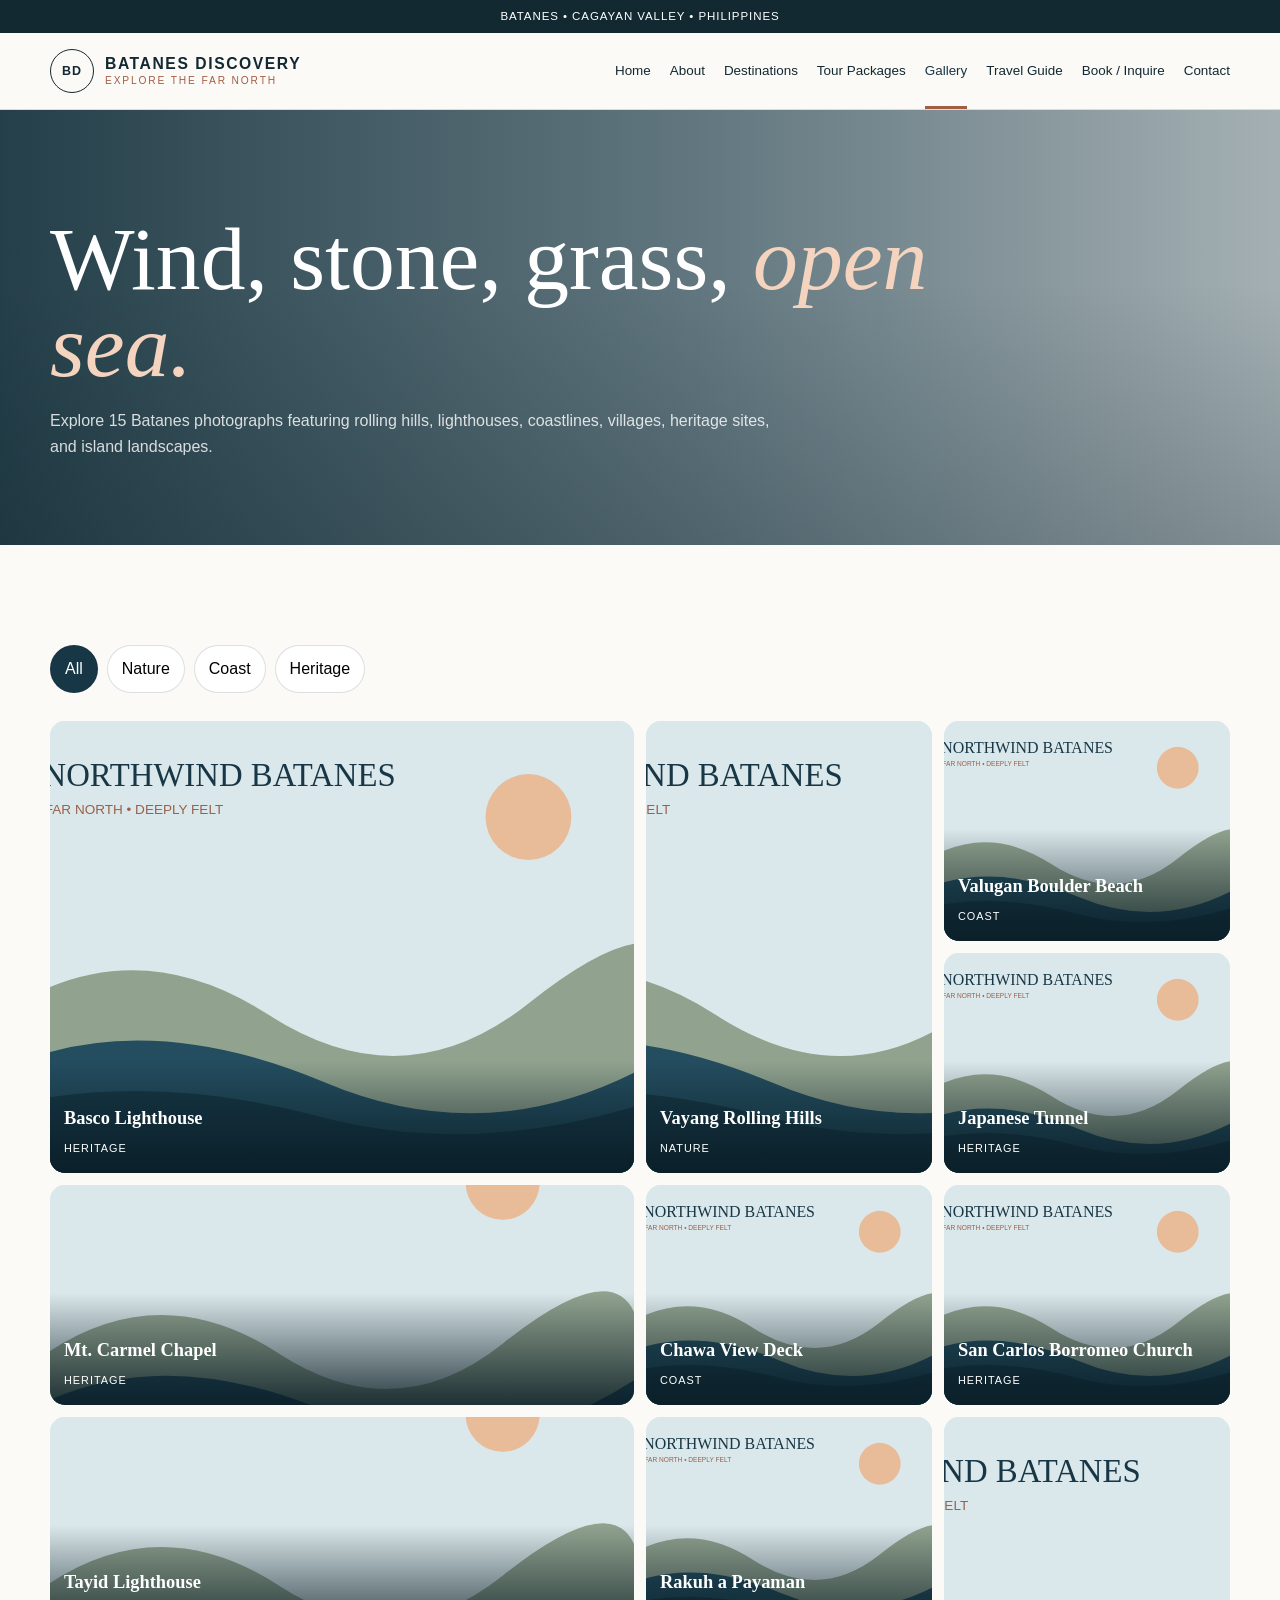
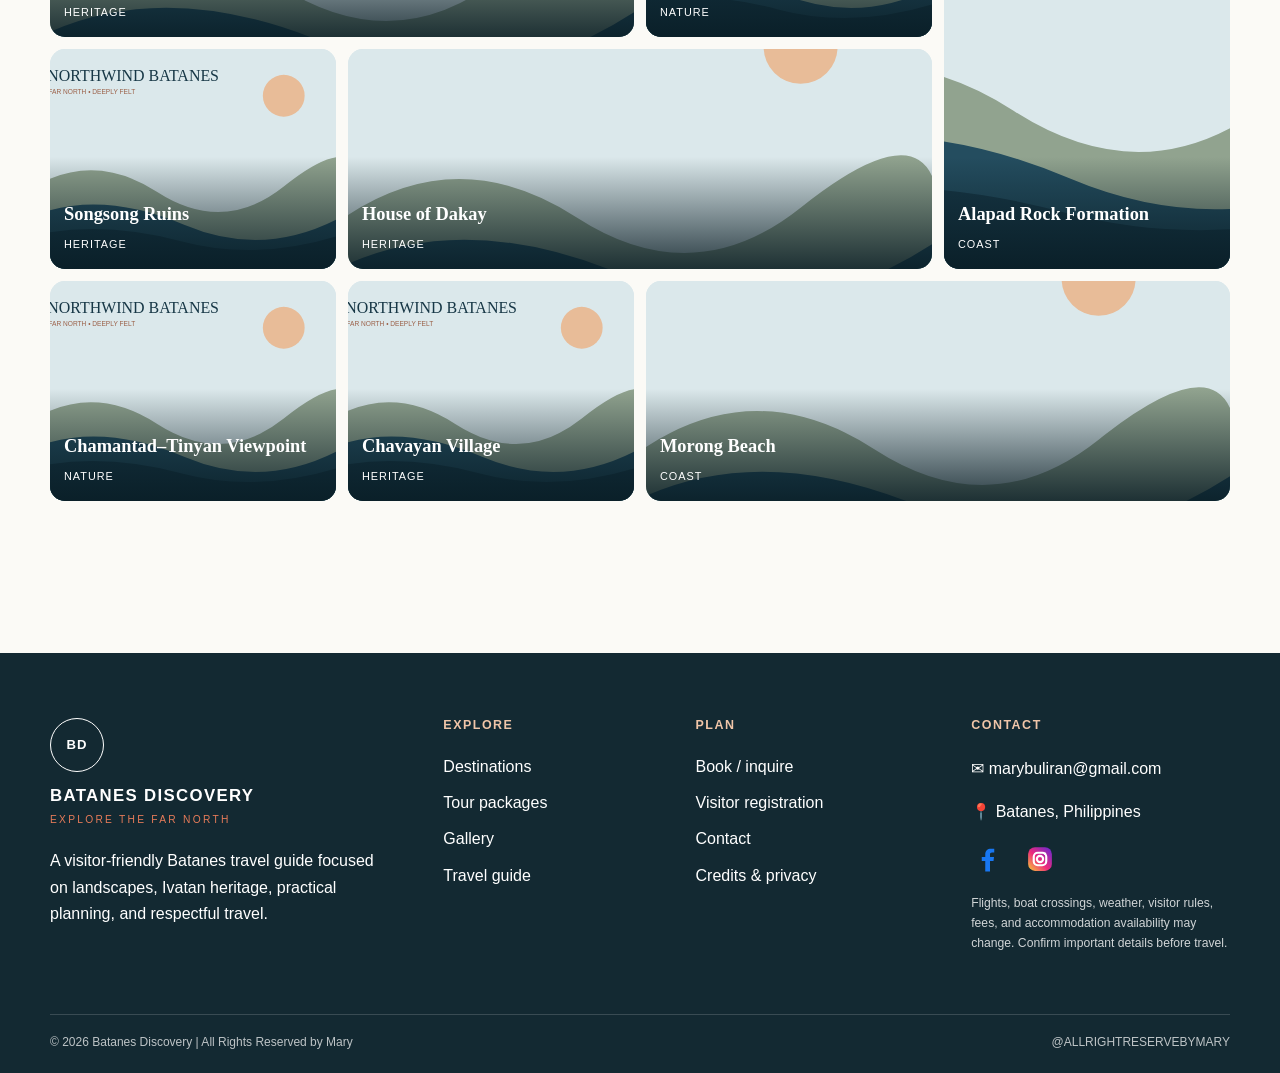
<file: gallery.html>
<!DOCTYPE html>
<html lang="en">
 <head>
  <meta charset="utf-8"/>
  <meta content="width=device-width, initial-scale=1" name="viewport"/>
  <meta content="Explore a filtered Batanes photo gallery with credited landscape, coast, and heritage images." name="description"/>
  <meta content="Batanes, Batanes tourism, Basco, Sabtang, Itbayat, Ivatan culture, Batanes travel guide" name="keywords"/>
  <meta content="#173746" name="theme-color"/>
  <title>
   Gallery | Batanes Discovery
  </title>
  <link href="assets/style.css" rel="stylesheet"/>
  <script defer="" src="assets/script.js">
  </script>
 </head>
 <body>
  <a class="skip-link" href="#main">
   Skip to content
  </a>
  <div class="notice-bar">
   <div class="container notice-inner">
    <span>
     BATANES • CAGAYAN VALLEY • PHILIPPINES
    </span>
   </div>
  </div>
  <header class="site-header">
   <div class="container nav-wrap">
    <a aria-label="Northwind Batanes Home" class="brand" href="index.html">
     <span class="brand-symbol">
      BD
     </span>
     <span class="brand-copy">
      <strong>
       BATANES DISCOVERY
      </strong>
      <small>
       EXPLORE THE FAR NORTH
      </small>
     </span>
    </a>
    <button aria-controls="site-nav" aria-expanded="false" aria-label="Open navigation" class="menu-toggle" type="button">
     <span>
     </span>
     <span>
     </span>
     <span>
     </span>
    </button>
    <nav aria-label="Main navigation" class="site-nav" id="site-nav">
     <a class="" href="index.html">
      Home
     </a>
     <a class="" href="about.html">
      About
     </a>
     <a class="" href="destinations.html">
      Destinations
     </a>
     <a class="" href="packages.html">
      Tour Packages
     </a>
     <a aria-current="page" class="active" href="gallery.html">
      Gallery
     </a>
     <a class="" href="travel-guide.html">
      Travel Guide
     </a>
     <a class="" href="booking.html">
      Book / Inquire
     </a>
     <a class="" href="contact.html">
      Contact
     </a>
    </nav>
   </div>
  </header>
  <main id="main">
   <section class="page-hero page-hero-photo" style="--page-hero-image: url('https://commons.wikimedia.org/wiki/Special:Redirect/file/Valugan%20Boulder%20Beach.jpg?width=1800');">
    <div class="container">
     <h1>
      Wind, stone, grass,
      <em>
       open sea.
      </em>
     </h1>
     <p>
      Explore 15 Batanes photographs featuring rolling hills, lighthouses, coastlines, villages, heritage sites, and island landscapes.
     </p>
    </div>
   </section>
   <section class="section">
    <div class="container">
     <div class="filters">
      <button class="gallery-filter-btn selected" data-gallery-filter="all">
       All
      </button>
      <button class="gallery-filter-btn" data-gallery-filter="nature">
       Nature
      </button>
      <button class="gallery-filter-btn" data-gallery-filter="coast">
       Coast
      </button>
      <button class="gallery-filter-btn" data-gallery-filter="heritage">
       Heritage
      </button>
     </div>
     <div class="gallery-grid">
      <button aria-label="View larger photo: Basco Lighthouse" class="gallery-item featured" data-full="https://commons.wikimedia.org/wiki/Special:Redirect/file/Naidi%20Lighthouse.jpg?width=1500" data-gallery-category="heritage" data-title="Basco Lighthouse" type="button">
       <img alt="Basco Lighthouse" loading="lazy" onerror="this.onerror=null; this.src='assets/fallbacks/landscape.svg';" referrerpolicy="no-referrer" src="https://commons.wikimedia.org/wiki/Special:Redirect/file/Naidi%20Lighthouse.jpg?width=1500"/>
       <span class="gallery-caption">
        <strong>
         Basco Lighthouse
        </strong>
        <small>
         heritage
        </small>
       </span>
      </button>
      <button aria-label="View larger photo: Vayang Rolling Hills" class="gallery-item tall" data-full="https://commons.wikimedia.org/wiki/Special:Redirect/file/Vayang%20Rolling%20Hills%2C%20Basco%2C%20Batanes.jpg?width=1500" data-gallery-category="nature" data-title="Vayang Rolling Hills" type="button">
       <img alt="Vayang Rolling Hills" loading="lazy" onerror="this.onerror=null; this.src='assets/fallbacks/landscape.svg';" referrerpolicy="no-referrer" src="https://commons.wikimedia.org/wiki/Special:Redirect/file/Vayang%20Rolling%20Hills%2C%20Basco%2C%20Batanes.jpg?width=1500"/>
       <span class="gallery-caption">
        <strong>
         Vayang Rolling Hills
        </strong>
        <small>
         nature
        </small>
       </span>
      </button>
      <button aria-label="View larger photo: Valugan Boulder Beach" class="gallery-item" data-full="https://commons.wikimedia.org/wiki/Special:Redirect/file/Valugan%20Boulder%20Beach.jpg?width=1500" data-gallery-category="coast" data-title="Valugan Boulder Beach" type="button">
       <img alt="Valugan Boulder Beach" loading="lazy" onerror="this.onerror=null; this.src='assets/fallbacks/landscape.svg';" referrerpolicy="no-referrer" src="https://commons.wikimedia.org/wiki/Special:Redirect/file/Valugan%20Boulder%20Beach.jpg?width=1500"/>
       <span class="gallery-caption">
        <strong>
         Valugan Boulder Beach
        </strong>
        <small>
         coast
        </small>
       </span>
      </button>
      <button aria-label="View larger photo: Japanese Tunnel" class="gallery-item" data-full="https://commons.wikimedia.org/wiki/Special:Redirect/file/Batanes%20Protected%20Landscapes%20and%20Seascapes%20Mt.%20Iraya%20as%20seen%20from%20Tukon%20Church.jpg?width=1500" data-gallery-category="heritage" data-title="Japanese Tunnel" type="button">
       <img alt="Japanese Tunnel" loading="lazy" onerror="this.onerror=null; this.src='assets/fallbacks/landscape.svg';" referrerpolicy="no-referrer" src="https://commons.wikimedia.org/wiki/Special:Redirect/file/Batanes%20Protected%20Landscapes%20and%20Seascapes%20Mt.%20Iraya%20as%20seen%20from%20Tukon%20Church.jpg?width=1500"/>
       <span class="gallery-caption">
        <strong>
         Japanese Tunnel
        </strong>
        <small>
         heritage
        </small>
       </span>
      </button>
      <button aria-label="View larger photo: Mt. Carmel Chapel" class="gallery-item wide" data-full="https://commons.wikimedia.org/wiki/Special:Redirect/file/Fundacion%20Pacita%2C%20Batanes%20Island%2C%20Philippines.JPG?width=1500" data-gallery-category="heritage" data-title="Mt. Carmel Chapel" type="button">
       <img alt="Mt. Carmel Chapel" loading="lazy" onerror="this.onerror=null; this.src='assets/fallbacks/landscape.svg';" referrerpolicy="no-referrer" src="https://commons.wikimedia.org/wiki/Special:Redirect/file/Fundacion%20Pacita%2C%20Batanes%20Island%2C%20Philippines.JPG?width=1500"/>
       <span class="gallery-caption">
        <strong>
         Mt. Carmel Chapel
        </strong>
        <small>
         heritage
        </small>
       </span>
      </button>
      <button aria-label="View larger photo: Chawa View Deck" class="gallery-item" data-full="https://commons.wikimedia.org/wiki/Special:Redirect/file/Chawa%20Viiew%20Deck%2C%20Batanes.jpg?width=1500" data-gallery-category="coast" data-title="Chawa View Deck" type="button">
       <img alt="Chawa View Deck" loading="lazy" onerror="this.onerror=null; this.src='assets/fallbacks/landscape.svg';" referrerpolicy="no-referrer" src="https://commons.wikimedia.org/wiki/Special:Redirect/file/Chawa%20Viiew%20Deck%2C%20Batanes.jpg?width=1500"/>
       <span class="gallery-caption">
        <strong>
         Chawa View Deck
        </strong>
        <small>
         coast
        </small>
       </span>
      </button>
      <button aria-label="View larger photo: San Carlos Borromeo Church" class="gallery-item" data-full="https://commons.wikimedia.org/wiki/Special:Redirect/file/Batanes%20Landscapes.jpg?width=1500" data-gallery-category="heritage" data-title="San Carlos Borromeo Church" type="button">
       <img alt="San Carlos Borromeo Church" loading="lazy" onerror="this.onerror=null; this.src='assets/fallbacks/landscape.svg';" referrerpolicy="no-referrer" src="https://commons.wikimedia.org/wiki/Special:Redirect/file/Batanes%20Landscapes.jpg?width=1500"/>
       <span class="gallery-caption">
        <strong>
         San Carlos Borromeo Church
        </strong>
        <small>
         heritage
        </small>
       </span>
      </button>
      <button aria-label="View larger photo: Tayid Lighthouse" class="gallery-item wide" data-full="https://commons.wikimedia.org/wiki/Special:Redirect/file/Tayid%20Lighthouse%2C%20overlooking%20Mount%20Iraya.jpg?width=1500" data-gallery-category="heritage" data-title="Tayid Lighthouse" type="button">
       <img alt="Tayid Lighthouse" loading="lazy" onerror="this.onerror=null; this.src='assets/fallbacks/landscape.svg';" referrerpolicy="no-referrer" src="https://commons.wikimedia.org/wiki/Special:Redirect/file/Tayid%20Lighthouse%2C%20overlooking%20Mount%20Iraya.jpg?width=1500"/>
       <span class="gallery-caption">
        <strong>
         Tayid Lighthouse
        </strong>
        <small>
         heritage
        </small>
       </span>
      </button>
      <button aria-label="View larger photo: Rakuh a Payaman" class="gallery-item" data-full="https://commons.wikimedia.org/wiki/Special:Redirect/file/Batanes%20Protected%20Landscapes%20and%20Seascapes%20Rolling%20Hills%20with%20Cows.jpg?width=1500" data-gallery-category="nature" data-title="Rakuh a Payaman" type="button">
       <img alt="Rakuh a Payaman" loading="lazy" onerror="this.onerror=null; this.src='assets/fallbacks/landscape.svg';" referrerpolicy="no-referrer" src="https://commons.wikimedia.org/wiki/Special:Redirect/file/Batanes%20Protected%20Landscapes%20and%20Seascapes%20Rolling%20Hills%20with%20Cows.jpg?width=1500"/>
       <span class="gallery-caption">
        <strong>
         Rakuh a Payaman
        </strong>
        <small>
         nature
        </small>
       </span>
      </button>
      <button aria-label="View larger photo: Alapad Rock Formation" class="gallery-item tall" data-full="https://commons.wikimedia.org/wiki/Special:Redirect/file/Scenic%20Seaside%20at%20Basco%2C%20Batanes.jpg?width=1500" data-gallery-category="coast" data-title="Alapad Rock Formation" type="button">
       <img alt="Alapad Rock Formation" loading="lazy" onerror="this.onerror=null; this.src='assets/fallbacks/landscape.svg';" referrerpolicy="no-referrer" src="https://commons.wikimedia.org/wiki/Special:Redirect/file/Scenic%20Seaside%20at%20Basco%2C%20Batanes.jpg?width=1500"/>
       <span class="gallery-caption">
        <strong>
         Alapad Rock Formation
        </strong>
        <small>
         coast
        </small>
       </span>
      </button>
      <button aria-label="View larger photo: Songsong Ruins" class="gallery-item" data-full="https://commons.wikimedia.org/wiki/Special:Redirect/file/Ruins%20at%20Sitio%20Songsong.png?width=1500" data-gallery-category="heritage" data-title="Songsong Ruins" type="button">
       <img alt="Songsong Ruins" loading="lazy" onerror="this.onerror=null; this.src='assets/fallbacks/landscape.svg';" referrerpolicy="no-referrer" src="https://commons.wikimedia.org/wiki/Special:Redirect/file/Ruins%20at%20Sitio%20Songsong.png?width=1500"/>
       <span class="gallery-caption">
        <strong>
         Songsong Ruins
        </strong>
        <small>
         heritage
        </small>
       </span>
      </button>
      <button aria-label="View larger photo: House of Dakay" class="gallery-item wide" data-full="https://commons.wikimedia.org/wiki/Special:Redirect/file/HOUSE%20OF%20DAKAY%2C%20THE%20MOST%20FAMOUS%20STONE%20HOUSE%20IN%20BATANES%20-%20IVANA%2C%20BATANES.jpg?width=1500" data-gallery-category="heritage" data-title="House of Dakay" type="button">
       <img alt="House of Dakay" loading="lazy" onerror="this.onerror=null; this.src='assets/fallbacks/landscape.svg';" referrerpolicy="no-referrer" src="https://commons.wikimedia.org/wiki/Special:Redirect/file/HOUSE%20OF%20DAKAY%2C%20THE%20MOST%20FAMOUS%20STONE%20HOUSE%20IN%20BATANES%20-%20IVANA%2C%20BATANES.jpg?width=1500"/>
       <span class="gallery-caption">
        <strong>
         House of Dakay
        </strong>
        <small>
         heritage
        </small>
       </span>
      </button>
      <button aria-label="View larger photo: Chamantad–Tinyan Viewpoint" class="gallery-item" data-full="https://commons.wikimedia.org/wiki/Special:Redirect/file/Chamantad-Ti%C3%B1an%20Viewing%20Point%2C%20Sabtang%20Island%2C%20Batanes.jpg?width=1500" data-gallery-category="nature" data-title="Chamantad–Tinyan Viewpoint" type="button">
       <img alt="Chamantad–Tinyan Viewpoint" loading="lazy" onerror="this.onerror=null; this.src='assets/fallbacks/landscape.svg';" referrerpolicy="no-referrer" src="https://commons.wikimedia.org/wiki/Special:Redirect/file/Chamantad-Ti%C3%B1an%20Viewing%20Point%2C%20Sabtang%20Island%2C%20Batanes.jpg?width=1500"/>
       <span class="gallery-caption">
        <strong>
         Chamantad–Tinyan Viewpoint
        </strong>
        <small>
         nature
        </small>
       </span>
      </button>
      <button aria-label="View larger photo: Chavayan Village" class="gallery-item" data-full="https://commons.wikimedia.org/wiki/Special:Redirect/file/Chavayan%20Village%2C%20Sabtang%20Island%2C%20Batanes.jpg?width=1500" data-gallery-category="heritage" data-title="Chavayan Village" type="button">
       <img alt="Chavayan Village" loading="lazy" onerror="this.onerror=null; this.src='assets/fallbacks/landscape.svg';" referrerpolicy="no-referrer" src="https://commons.wikimedia.org/wiki/Special:Redirect/file/Chavayan%20Village%2C%20Sabtang%20Island%2C%20Batanes.jpg?width=1500"/>
       <span class="gallery-caption">
        <strong>
         Chavayan Village
        </strong>
        <small>
         heritage
        </small>
       </span>
      </button>
      <button aria-label="View larger photo: Morong Beach" class="gallery-item wide" data-full="https://commons.wikimedia.org/wiki/Special:Redirect/file/Morong%20Beach%2C%20Sabtan%20Island%2C%20Batanes.jpg?width=1500" data-gallery-category="coast" data-title="Morong Beach" type="button">
       <img alt="Morong Beach" loading="lazy" onerror="this.onerror=null; this.src='assets/fallbacks/landscape.svg';" referrerpolicy="no-referrer" src="https://commons.wikimedia.org/wiki/Special:Redirect/file/Morong%20Beach%2C%20Sabtan%20Island%2C%20Batanes.jpg?width=1500"/>
       <span class="gallery-caption">
        <strong>
         Morong Beach
        </strong>
        <small>
         coast
        </small>
       </span>
      </button>
     </div>
    </div>
   </section>
   <div aria-label="Gallery image viewer" aria-modal="true" class="lightbox" role="dialog">
    <span class="lightbox-counter">
    </span>
    <button aria-label="Close gallery" class="lightbox-close" type="button">
     ×
    </button>
    <button aria-label="Previous image" class="lightbox-prev" type="button">
     ←
    </button>
    <img alt=""/>
    <button aria-label="Next image" class="lightbox-next" type="button">
     →
    </button>
    <p class="lightbox-caption">
    </p>
   </div>
  </main>
  <footer class="footer">
   <div class="container footer-grid">
    <div>
     <a class="brand brand-footer footer-brand" href="index.html">
      <span class="brand-symbol footer-brand-symbol">
       BD
      </span>
      <span class="brand-copy footer-brand-copy">
       <strong>
        BATANES DISCOVERY
       </strong>
       <small>
        EXPLORE THE FAR NORTH
       </small>
      </span>
     </a>
     <p>
      A visitor-friendly Batanes travel guide focused on landscapes,
                Ivatan heritage, practical planning, and respectful travel.
     </p>
    </div>
    <div>
     <h3>
      Explore
     </h3>
     <a class="footer-nav-link" href="destinations.html">
      Destinations
     </a>
     <a class="footer-nav-link" href="packages.html">
      Tour packages
     </a>
     <a class="footer-nav-link" href="gallery.html">
      Gallery
     </a>
     <a class="footer-nav-link" href="travel-guide.html">
      Travel guide
     </a>
    </div>
    <div>
     <h3>
      Plan
     </h3>
     <a class="footer-nav-link" href="booking.html">
      Book / inquire
     </a>
     <a class="footer-nav-link" href="travel-guide.html#registration">
      Visitor registration
     </a>
     <a class="footer-nav-link" href="contact.html">
      Contact
     </a>
     <a class="footer-nav-link" href="credits.html">
      Credits &amp; privacy
     </a>
    </div>
    <div>
     <h3>
      Contact
     </h3>
     <p>
      ✉
      <a class="footer-email-clean" href="https://mail.google.com/mail/?view=cm&amp;fs=1&amp;to=marybuliran@gmail.com" rel="noopener noreferrer" target="_blank">
       marybuliran@gmail.com
      </a>
     </p>
     <p>
      📍 Batanes, Philippines
     </p>
<p style="
    display:flex;
    align-items:center;
    justify-content:flex-start;
    gap:18px;
    margin:18px 0 22px 0;
    height:34px;
">

    <!-- FACEBOOK -->
    <a
        href="https://www.facebook.com/search/top?q=Batanes%20Tourism"
        target="_blank"
        rel="noopener noreferrer"
        aria-label="Facebook"
        title="Facebook"
        style="
            width:34px;
            height:34px;
            display:flex;
            align-items:center;
            justify-content:center;
            padding:0;
            margin:0;
            border:0;
            background:transparent;
            text-decoration:none;
            line-height:0;
        "
    >
        <svg
            viewBox="0 0 24 24"
            aria-hidden="true"
            style="
                width:30px;
                height:30px;
                display:block;
            "
        >
            <path
                fill="#1877F2"
                d="M13.6 22v-8.4h2.8l.4-3.2h-3.2V8.3c0-.9.3-1.6 1.7-1.6H17V3.8c-.3 0-1.4-.1-2.7-.1-2.7 0-4.5 1.6-4.5 4.7v2H7v3.2h2.8V22h3.8z"
            ></path>
        </svg>
    </a>


    <!-- INSTAGRAM -->
    <a
        href="https://www.instagram.com/explore/tags/batanes/"
        target="_blank"
        rel="noopener noreferrer"
        aria-label="Instagram"
        title="Instagram"
        style="
            width:34px;
            height:34px;
            display:flex;
            align-items:center;
            justify-content:center;
            padding:0;
            margin:0;
            border:0;
            background:transparent;
            text-decoration:none;
            line-height:0;
        "
    >
        <svg
            viewBox="0 0 24 24"
            aria-hidden="true"
            style="
                width:30px;
                height:30px;
                display:block;
            "
        >
            <defs>
                <linearGradient
                    id="instagramGradient"
                    x1="0%"
                    y1="100%"
                    x2="100%"
                    y2="0%"
                >
                    <stop offset="0%" stop-color="#F9CE34"></stop>
                    <stop offset="45%" stop-color="#EE2A7B"></stop>
                    <stop offset="100%" stop-color="#6228D7"></stop>
                </linearGradient>
            </defs>

            <rect
                x="2.5"
                y="2.5"
                width="19"
                height="19"
                rx="5.5"
                fill="url(#instagramGradient)"
            ></rect>

            <rect
                x="7"
                y="7"
                width="10"
                height="10"
                rx="3.2"
                fill="none"
                stroke="#ffffff"
                stroke-width="1.7"
            ></rect>

            <circle
                cx="12"
                cy="12"
                r="2.5"
                fill="none"
                stroke="#ffffff"
                stroke-width="1.7"
            ></circle>

            <circle
                cx="16"
                cy="7.8"
                r="1"
                fill="#ffffff"
            ></circle>
        </svg>
    </a>
</p>
     <p class="micro">
      Flights, boat crossings, weather, visitor rules, fees, and
                accommodation availability may change. Confirm important
                details before travel.
     </p>
    </div>
   </div>
   <div class="container footer-bottom">
    <span>
     © 2026 Batanes Discovery | All Rights Reserved by Mary
    </span>
    <span>
     @ALLRIGHTRESERVEBYMARY
    </span>
   </div>
  </footer>
  <button aria-label="Back to top" class="to-top" type="button">
   ↑
  </button>
 </body>
</html>
</file>
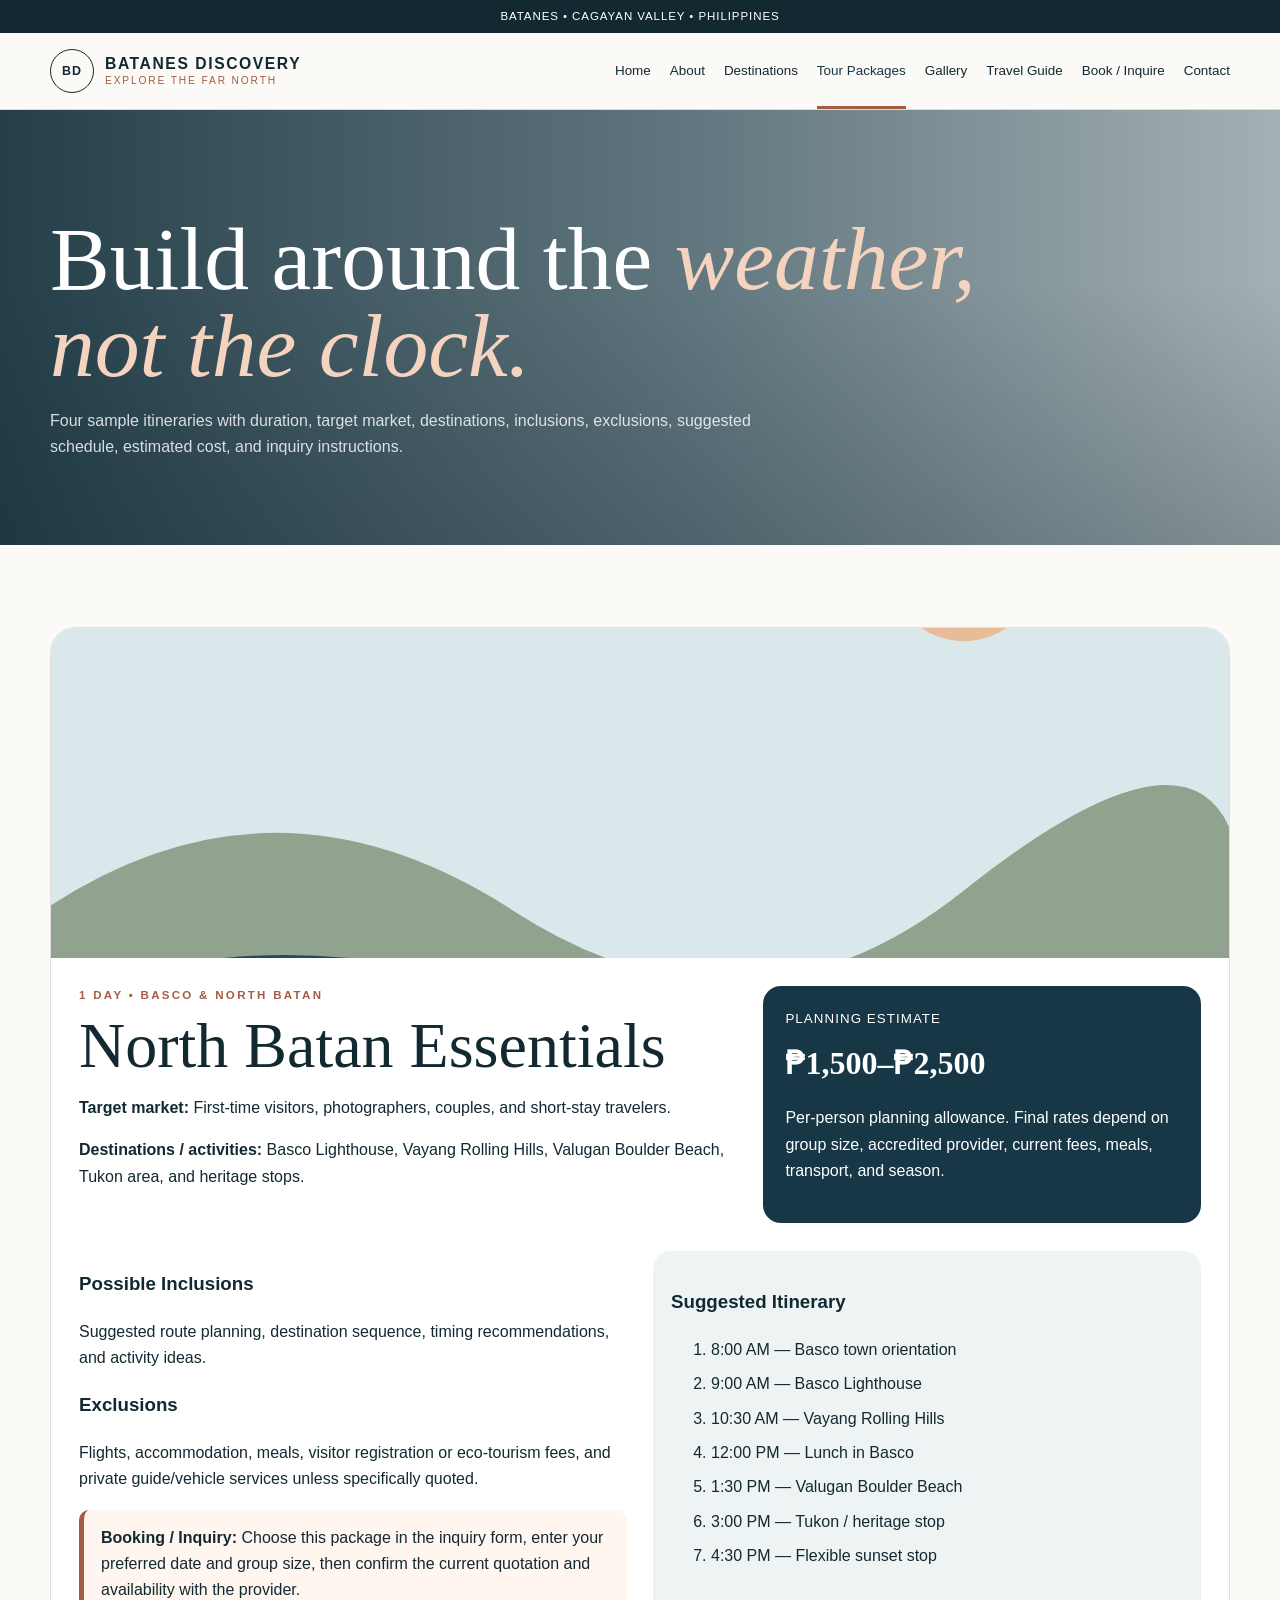
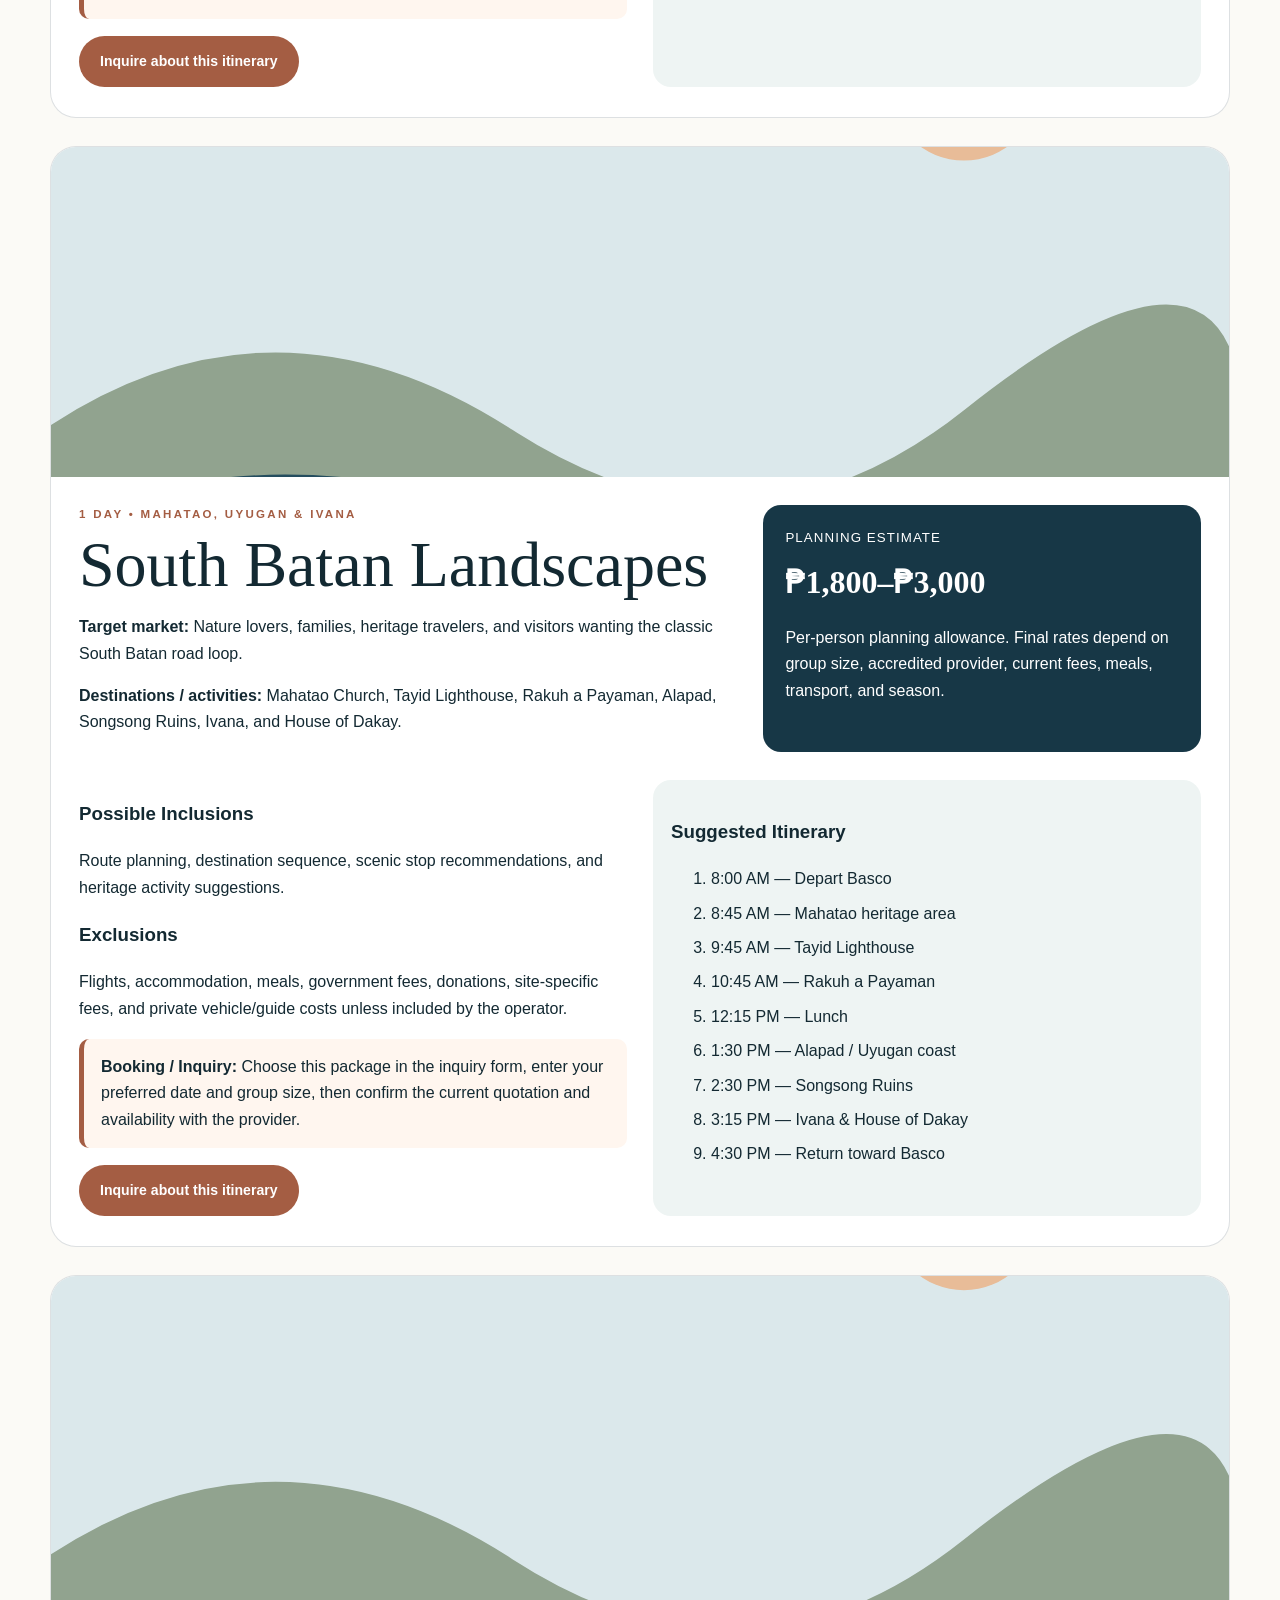
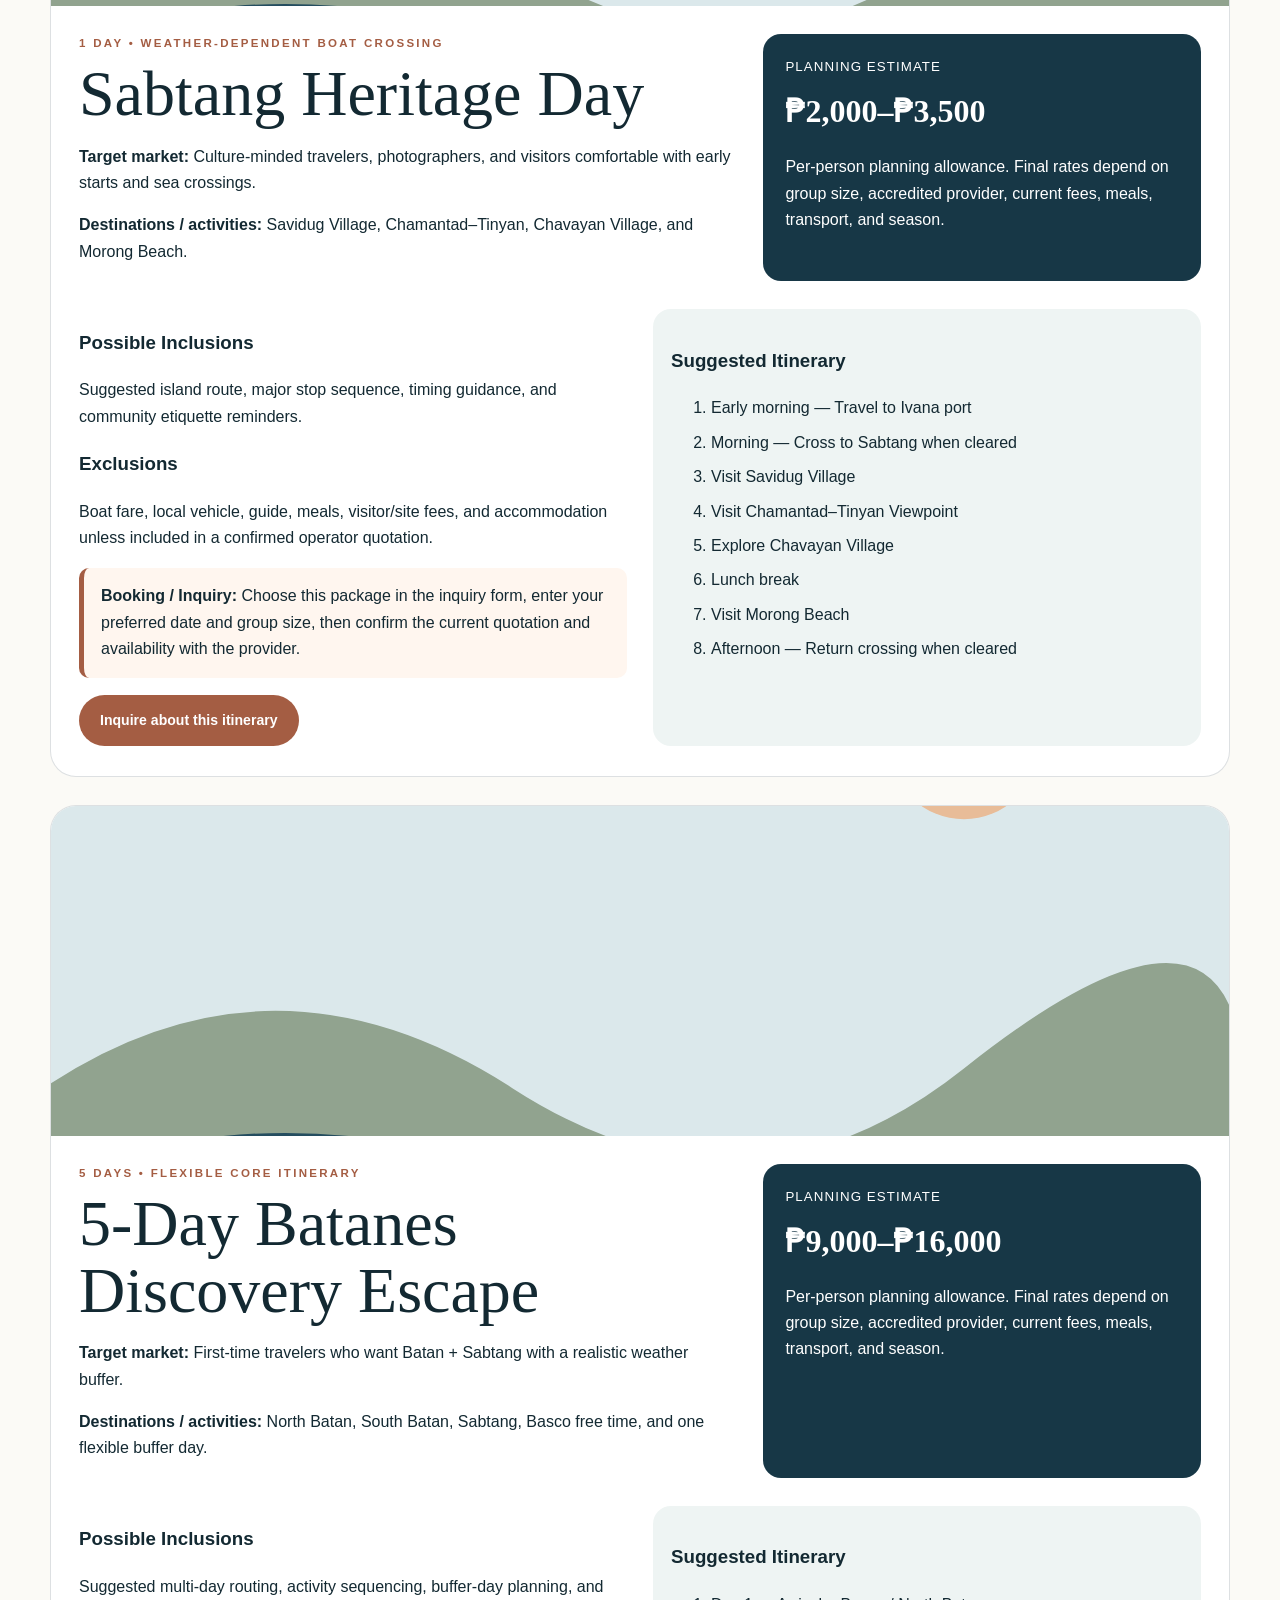
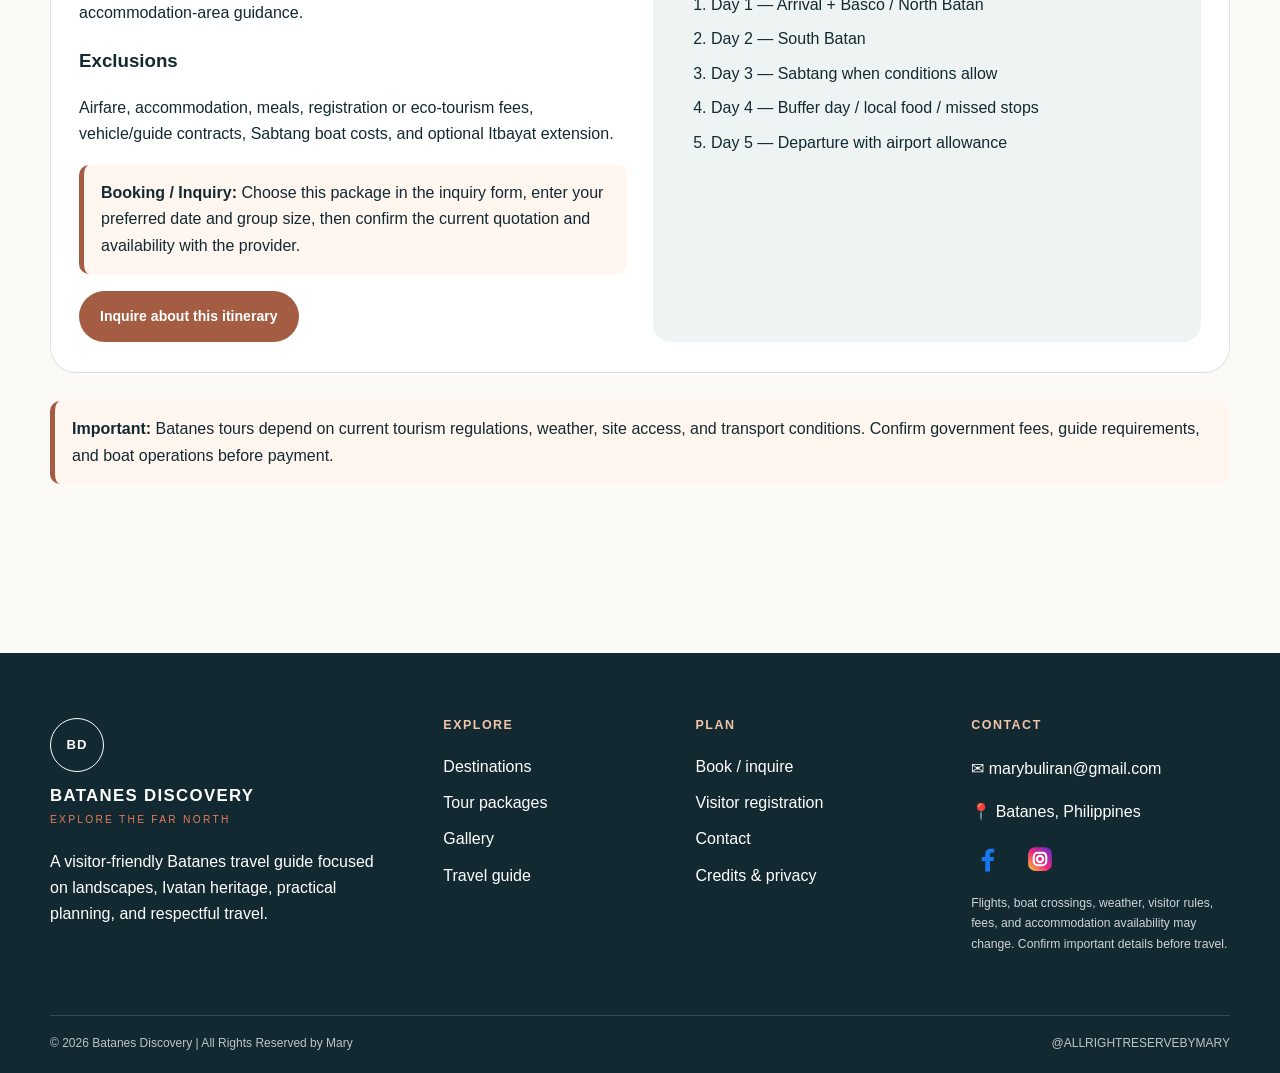
<file: packages.html>
<!DOCTYPE html>
<html lang="en">
 <head>
  <meta charset="utf-8"/>
  <meta content="width=device-width, initial-scale=1" name="viewport"/>
  <meta content="Compare complete Batanes sample itineraries with duration, destinations, inclusions, exclusions, costs, target markets, and booking instructions." name="description"/>
  <meta content="Batanes, Batanes tourism, Basco, Sabtang, Itbayat, Ivatan culture, Batanes travel guide" name="keywords"/>
  <meta content="#173746" name="theme-color"/>
  <title>
   Tour Packages | Batanes Discovery
  </title>
  <link href="assets/style.css" rel="stylesheet"/>
  <script defer="" src="assets/script.js">
  </script>
 </head>
 <body>
  <a class="skip-link" href="#main">
   Skip to content
  </a>
  <div class="notice-bar">
   <div class="container notice-inner">
    <span>
     BATANES • CAGAYAN VALLEY • PHILIPPINES
    </span>
   </div>
  </div>
  <header class="site-header">
   <div class="container nav-wrap">
    <a aria-label="Northwind Batanes Home" class="brand" href="index.html">
     <span class="brand-symbol">
      BD
     </span>
     <span class="brand-copy">
      <strong>
       BATANES DISCOVERY
      </strong>
      <small>
       EXPLORE THE FAR NORTH
      </small>
     </span>
    </a>
    <button aria-controls="site-nav" aria-expanded="false" aria-label="Open navigation" class="menu-toggle" type="button">
     <span>
     </span>
     <span>
     </span>
     <span>
     </span>
    </button>
    <nav aria-label="Main navigation" class="site-nav" id="site-nav">
     <a class="" href="index.html">
      Home
     </a>
     <a class="" href="about.html">
      About
     </a>
     <a class="" href="destinations.html">
      Destinations
     </a>
     <a aria-current="page" class="active" href="packages.html">
      Tour Packages
     </a>
     <a class="" href="gallery.html">
      Gallery
     </a>
     <a class="" href="travel-guide.html">
      Travel Guide
     </a>
     <a class="" href="booking.html">
      Book / Inquire
     </a>
     <a class="" href="contact.html">
      Contact
     </a>
    </nav>
   </div>
  </header>
  <main id="main">
   <section class="page-hero page-hero-photo" style="--page-hero-image: url('https://commons.wikimedia.org/wiki/Special:Redirect/file/Tayid%20Lighthouse.jpg?width=1800');">
    <div class="container">
     <h1>
      Build around the
      <em>
       weather, not the clock.
      </em>
     </h1>
     <p>
      Four sample itineraries with duration, target market,
            destinations, inclusions, exclusions, suggested schedule,
            estimated cost, and inquiry instructions.
     </p>
    </div>
   </section>
   <section class="section">
    <div class="container">
     <article class="package" id="north">
      <div class="package-image">
       <img alt="North Batan Essentials" class="" loading="lazy" onerror="this.onerror=null; this.src='assets/fallbacks/landscape.svg';" referrerpolicy="no-referrer" src="https://commons.wikimedia.org/wiki/Special:Redirect/file/HOUSE%20OF%20DAKAY%2C%20THE%20MOST%20FAMOUS%20STONE%20HOUSE%20IN%20BATANES%20-%20IVANA%2C%20BATANES.jpg?width=1500"/>
      </div>
      <div class="package-top">
       <div>
        <div class="eyebrow">
         1 DAY • BASCO &amp; NORTH BATAN
        </div>
        <h2>
         North Batan Essentials
        </h2>
        <p>
         <strong>
          Target market:
         </strong>
         First-time visitors, photographers, couples, and short-stay travelers.
        </p>
        <p>
         <strong>
          Destinations / activities:
         </strong>
         Basco Lighthouse, Vayang Rolling Hills, Valugan Boulder Beach, Tukon area, and heritage stops.
        </p>
       </div>
       <div class="package-price">
        <small>
         PLANNING ESTIMATE
        </small>
        <strong>
         ₱1,500–₱2,500
        </strong>
        <p>
         Per-person planning allowance. Final rates depend on
                group size, accredited provider, current fees, meals,
                transport, and season.
        </p>
       </div>
      </div>
      <div class="package-columns">
       <div>
        <h3>
         Possible Inclusions
        </h3>
        <p>
         Suggested route planning, destination sequence, timing recommendations, and activity ideas.
        </p>
        <h3>
         Exclusions
        </h3>
        <p>
         Flights, accommodation, meals, visitor registration or eco-tourism fees, and private guide/vehicle services unless specifically quoted.
        </p>
        <div class="note-box">
         <strong>
          Booking / Inquiry:
         </strong>
         Choose this package in the inquiry form, enter your
                preferred date and group size, then confirm the current
                quotation and availability with the provider.
        </div>
        <a class="btn btn-rust" href="booking.html?package=North%20Batan%20Essentials">
         Inquire about this itinerary
        </a>
       </div>
       <div class="itinerary-box">
        <h3>
         Suggested Itinerary
        </h3>
        <ol>
         <li>
          8:00 AM — Basco town orientation
         </li>
         <li>
          9:00 AM — Basco Lighthouse
         </li>
         <li>
          10:30 AM — Vayang Rolling Hills
         </li>
         <li>
          12:00 PM — Lunch in Basco
         </li>
         <li>
          1:30 PM — Valugan Boulder Beach
         </li>
         <li>
          3:00 PM — Tukon / heritage stop
         </li>
         <li>
          4:30 PM — Flexible sunset stop
         </li>
        </ol>
       </div>
      </div>
     </article>
     <article class="package" id="south">
      <div class="package-image">
       <img alt="South Batan Landscapes" class="" loading="lazy" onerror="this.onerror=null; this.src='assets/fallbacks/landscape.svg';" referrerpolicy="no-referrer" src="https://commons.wikimedia.org/wiki/Special:Redirect/file/Tayid%20Lighthouse%2C%20overlooking%20Mount%20Iraya.jpg?width=1500"/>
      </div>
      <div class="package-top">
       <div>
        <div class="eyebrow">
         1 DAY • MAHATAO, UYUGAN &amp; IVANA
        </div>
        <h2>
         South Batan Landscapes
        </h2>
        <p>
         <strong>
          Target market:
         </strong>
         Nature lovers, families, heritage travelers, and visitors wanting the classic South Batan road loop.
        </p>
        <p>
         <strong>
          Destinations / activities:
         </strong>
         Mahatao Church, Tayid Lighthouse, Rakuh a Payaman, Alapad, Songsong Ruins, Ivana, and House of Dakay.
        </p>
       </div>
       <div class="package-price">
        <small>
         PLANNING ESTIMATE
        </small>
        <strong>
         ₱1,800–₱3,000
        </strong>
        <p>
         Per-person planning allowance. Final rates depend on
                group size, accredited provider, current fees, meals,
                transport, and season.
        </p>
       </div>
      </div>
      <div class="package-columns">
       <div>
        <h3>
         Possible Inclusions
        </h3>
        <p>
         Route planning, destination sequence, scenic stop recommendations, and heritage activity suggestions.
        </p>
        <h3>
         Exclusions
        </h3>
        <p>
         Flights, accommodation, meals, government fees, donations, site-specific fees, and private vehicle/guide costs unless included by the operator.
        </p>
        <div class="note-box">
         <strong>
          Booking / Inquiry:
         </strong>
         Choose this package in the inquiry form, enter your
                preferred date and group size, then confirm the current
                quotation and availability with the provider.
        </div>
        <a class="btn btn-rust" href="booking.html?package=South%20Batan%20Landscapes">
         Inquire about this itinerary
        </a>
       </div>
       <div class="itinerary-box">
        <h3>
         Suggested Itinerary
        </h3>
        <ol>
         <li>
          8:00 AM — Depart Basco
         </li>
         <li>
          8:45 AM — Mahatao heritage area
         </li>
         <li>
          9:45 AM — Tayid Lighthouse
         </li>
         <li>
          10:45 AM — Rakuh a Payaman
         </li>
         <li>
          12:15 PM — Lunch
         </li>
         <li>
          1:30 PM — Alapad / Uyugan coast
         </li>
         <li>
          2:30 PM — Songsong Ruins
         </li>
         <li>
          3:15 PM — Ivana &amp; House of Dakay
         </li>
         <li>
          4:30 PM — Return toward Basco
         </li>
        </ol>
       </div>
      </div>
     </article>
     <article class="package" id="sabtang">
      <div class="package-image">
       <img alt="Sabtang Heritage Day" class="" loading="lazy" onerror="this.onerror=null; this.src='assets/fallbacks/landscape.svg';" referrerpolicy="no-referrer" src="https://commons.wikimedia.org/wiki/Special:Redirect/file/Chamantad-Ti%C3%B1an%20Viewing%20Point%2C%20Sabtang%20Island%2C%20Batanes.jpg?width=1500"/>
      </div>
      <div class="package-top">
       <div>
        <div class="eyebrow">
         1 DAY • WEATHER-DEPENDENT BOAT CROSSING
        </div>
        <h2>
         Sabtang Heritage Day
        </h2>
        <p>
         <strong>
          Target market:
         </strong>
         Culture-minded travelers, photographers, and visitors comfortable with early starts and sea crossings.
        </p>
        <p>
         <strong>
          Destinations / activities:
         </strong>
         Savidug Village, Chamantad–Tinyan, Chavayan Village, and Morong Beach.
        </p>
       </div>
       <div class="package-price">
        <small>
         PLANNING ESTIMATE
        </small>
        <strong>
         ₱2,000–₱3,500
        </strong>
        <p>
         Per-person planning allowance. Final rates depend on
                group size, accredited provider, current fees, meals,
                transport, and season.
        </p>
       </div>
      </div>
      <div class="package-columns">
       <div>
        <h3>
         Possible Inclusions
        </h3>
        <p>
         Suggested island route, major stop sequence, timing guidance, and community etiquette reminders.
        </p>
        <h3>
         Exclusions
        </h3>
        <p>
         Boat fare, local vehicle, guide, meals, visitor/site fees, and accommodation unless included in a confirmed operator quotation.
        </p>
        <div class="note-box">
         <strong>
          Booking / Inquiry:
         </strong>
         Choose this package in the inquiry form, enter your
                preferred date and group size, then confirm the current
                quotation and availability with the provider.
        </div>
        <a class="btn btn-rust" href="booking.html?package=Sabtang%20Heritage%20Day">
         Inquire about this itinerary
        </a>
       </div>
       <div class="itinerary-box">
        <h3>
         Suggested Itinerary
        </h3>
        <ol>
         <li>
          Early morning — Travel to Ivana port
         </li>
         <li>
          Morning — Cross to Sabtang when cleared
         </li>
         <li>
          Visit Savidug Village
         </li>
         <li>
          Visit Chamantad–Tinyan Viewpoint
         </li>
         <li>
          Explore Chavayan Village
         </li>
         <li>
          Lunch break
         </li>
         <li>
          Visit Morong Beach
         </li>
         <li>
          Afternoon — Return crossing when cleared
         </li>
        </ol>
       </div>
      </div>
     </article>
     <article class="package" id="escape">
      <div class="package-image">
       <img alt="5-Day Batanes Discovery Escape" class="" loading="lazy" onerror="this.onerror=null; this.src='assets/fallbacks/landscape.svg';" referrerpolicy="no-referrer" src="https://commons.wikimedia.org/wiki/Special:Redirect/file/Chavayan%20Village%2C%20Sabtang%20Island%2C%20Batanes.jpg?width=1500"/>
      </div>
      <div class="package-top">
       <div>
        <div class="eyebrow">
         5 DAYS • FLEXIBLE CORE ITINERARY
        </div>
        <h2>
         5-Day Batanes Discovery Escape
        </h2>
        <p>
         <strong>
          Target market:
         </strong>
         First-time travelers who want Batan + Sabtang with a realistic weather buffer.
        </p>
        <p>
         <strong>
          Destinations / activities:
         </strong>
         North Batan, South Batan, Sabtang, Basco free time, and one flexible buffer day.
        </p>
       </div>
       <div class="package-price">
        <small>
         PLANNING ESTIMATE
        </small>
        <strong>
         ₱9,000–₱16,000
        </strong>
        <p>
         Per-person planning allowance. Final rates depend on
                group size, accredited provider, current fees, meals,
                transport, and season.
        </p>
       </div>
      </div>
      <div class="package-columns">
       <div>
        <h3>
         Possible Inclusions
        </h3>
        <p>
         Suggested multi-day routing, activity sequencing, buffer-day planning, and accommodation-area guidance.
        </p>
        <h3>
         Exclusions
        </h3>
        <p>
         Airfare, accommodation, meals, registration or eco-tourism fees, vehicle/guide contracts, Sabtang boat costs, and optional Itbayat extension.
        </p>
        <div class="note-box">
         <strong>
          Booking / Inquiry:
         </strong>
         Choose this package in the inquiry form, enter your
                preferred date and group size, then confirm the current
                quotation and availability with the provider.
        </div>
        <a class="btn btn-rust" href="booking.html?package=5-Day%20Northwind%20Batanes%20Escape">
         Inquire about this itinerary
        </a>
       </div>
       <div class="itinerary-box">
        <h3>
         Suggested Itinerary
        </h3>
        <ol>
         <li>
          Day 1 — Arrival + Basco / North Batan
         </li>
         <li>
          Day 2 — South Batan
         </li>
         <li>
          Day 3 — Sabtang when conditions allow
         </li>
         <li>
          Day 4 — Buffer day / local food / missed stops
         </li>
         <li>
          Day 5 — Departure with airport allowance
         </li>
        </ol>
       </div>
      </div>
     </article>
     <div class="note-box">
      <strong>
       Important:
      </strong>
      Batanes tours depend on current tourism regulations, weather,
            site access, and transport conditions. Confirm government fees,
            guide requirements, and boat operations before payment.
     </div>
    </div>
   </section>
  </main>
  <footer class="footer">
   <div class="container footer-grid">
    <div>
     <a class="brand brand-footer footer-brand" href="index.html">
      <span class="brand-symbol footer-brand-symbol">
       BD
      </span>
      <span class="brand-copy footer-brand-copy">
       <strong>
        BATANES DISCOVERY
       </strong>
       <small>
        EXPLORE THE FAR NORTH
       </small>
      </span>
     </a>
     <p>
      A visitor-friendly Batanes travel guide focused on landscapes,
                Ivatan heritage, practical planning, and respectful travel.
     </p>
    </div>
    <div>
     <h3>
      Explore
     </h3>
     <a class="footer-nav-link" href="destinations.html">
      Destinations
     </a>
     <a class="footer-nav-link" href="packages.html">
      Tour packages
     </a>
     <a class="footer-nav-link" href="gallery.html">
      Gallery
     </a>
     <a class="footer-nav-link" href="travel-guide.html">
      Travel guide
     </a>
    </div>
    <div>
     <h3>
      Plan
     </h3>
     <a class="footer-nav-link" href="booking.html">
      Book / inquire
     </a>
     <a class="footer-nav-link" href="travel-guide.html#registration">
      Visitor registration
     </a>
     <a class="footer-nav-link" href="contact.html">
      Contact
     </a>
     <a class="footer-nav-link" href="credits.html">
      Credits &amp; privacy
     </a>
    </div>
    <div>
     <h3>
      Contact
     </h3>
     <p>
      ✉
      <a class="footer-email-clean" href="https://mail.google.com/mail/?view=cm&amp;fs=1&amp;to=marybuliran@gmail.com" rel="noopener noreferrer" target="_blank">
       marybuliran@gmail.com
      </a>
     </p>
     <p>
      📍 Batanes, Philippines
     </p>
<p style="
    display:flex;
    align-items:center;
    justify-content:flex-start;
    gap:18px;
    margin:18px 0 22px 0;
    height:34px;
">

    <!-- FACEBOOK -->
    <a
        href="https://www.facebook.com/search/top?q=Batanes%20Tourism"
        target="_blank"
        rel="noopener noreferrer"
        aria-label="Facebook"
        title="Facebook"
        style="
            width:34px;
            height:34px;
            display:flex;
            align-items:center;
            justify-content:center;
            padding:0;
            margin:0;
            border:0;
            background:transparent;
            text-decoration:none;
            line-height:0;
        "
    >
        <svg
            viewBox="0 0 24 24"
            aria-hidden="true"
            style="
                width:30px;
                height:30px;
                display:block;
            "
        >
            <path
                fill="#1877F2"
                d="M13.6 22v-8.4h2.8l.4-3.2h-3.2V8.3c0-.9.3-1.6 1.7-1.6H17V3.8c-.3 0-1.4-.1-2.7-.1-2.7 0-4.5 1.6-4.5 4.7v2H7v3.2h2.8V22h3.8z"
            ></path>
        </svg>
    </a>


    <!-- INSTAGRAM -->
    <a
        href="https://www.instagram.com/explore/tags/batanes/"
        target="_blank"
        rel="noopener noreferrer"
        aria-label="Instagram"
        title="Instagram"
        style="
            width:34px;
            height:34px;
            display:flex;
            align-items:center;
            justify-content:center;
            padding:0;
            margin:0;
            border:0;
            background:transparent;
            text-decoration:none;
            line-height:0;
        "
    >
        <svg
            viewBox="0 0 24 24"
            aria-hidden="true"
            style="
                width:30px;
                height:30px;
                display:block;
            "
        >
            <defs>
                <linearGradient
                    id="instagramGradient"
                    x1="0%"
                    y1="100%"
                    x2="100%"
                    y2="0%"
                >
                    <stop offset="0%" stop-color="#F9CE34"></stop>
                    <stop offset="45%" stop-color="#EE2A7B"></stop>
                    <stop offset="100%" stop-color="#6228D7"></stop>
                </linearGradient>
            </defs>

            <rect
                x="2.5"
                y="2.5"
                width="19"
                height="19"
                rx="5.5"
                fill="url(#instagramGradient)"
            ></rect>

            <rect
                x="7"
                y="7"
                width="10"
                height="10"
                rx="3.2"
                fill="none"
                stroke="#ffffff"
                stroke-width="1.7"
            ></rect>

            <circle
                cx="12"
                cy="12"
                r="2.5"
                fill="none"
                stroke="#ffffff"
                stroke-width="1.7"
            ></circle>

            <circle
                cx="16"
                cy="7.8"
                r="1"
                fill="#ffffff"
            ></circle>
        </svg>
    </a>
</p>
     <p class="micro">
      Flights, boat crossings, weather, visitor rules, fees, and
                accommodation availability may change. Confirm important
                details before travel.
     </p>
    </div>
   </div>
   <div class="container footer-bottom">
    <span>
     © 2026 Batanes Discovery | All Rights Reserved by Mary
    </span>
    <span>
     @ALLRIGHTRESERVEBYMARY
    </span>
   </div>
  </footer>
  <button aria-label="Back to top" class="to-top" type="button">
   ↑
  </button>
 </body>
</html>
</file>
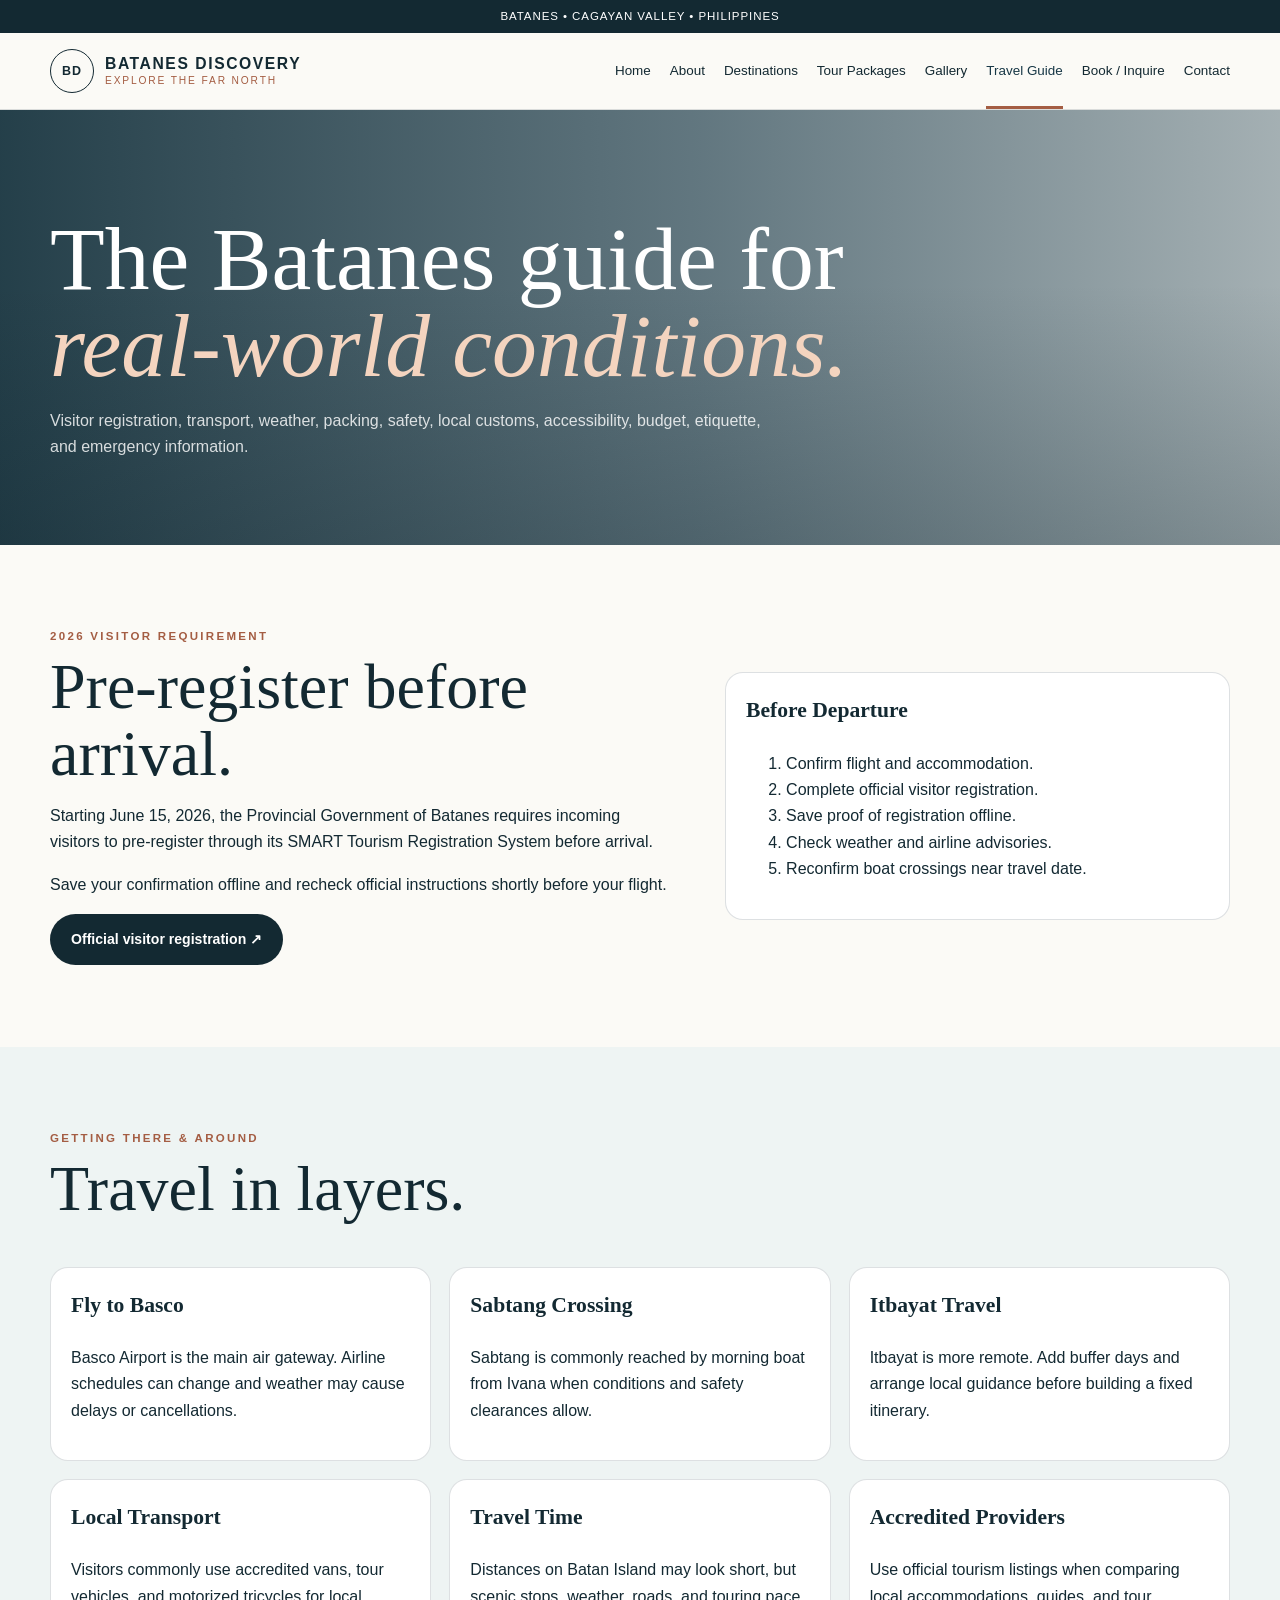
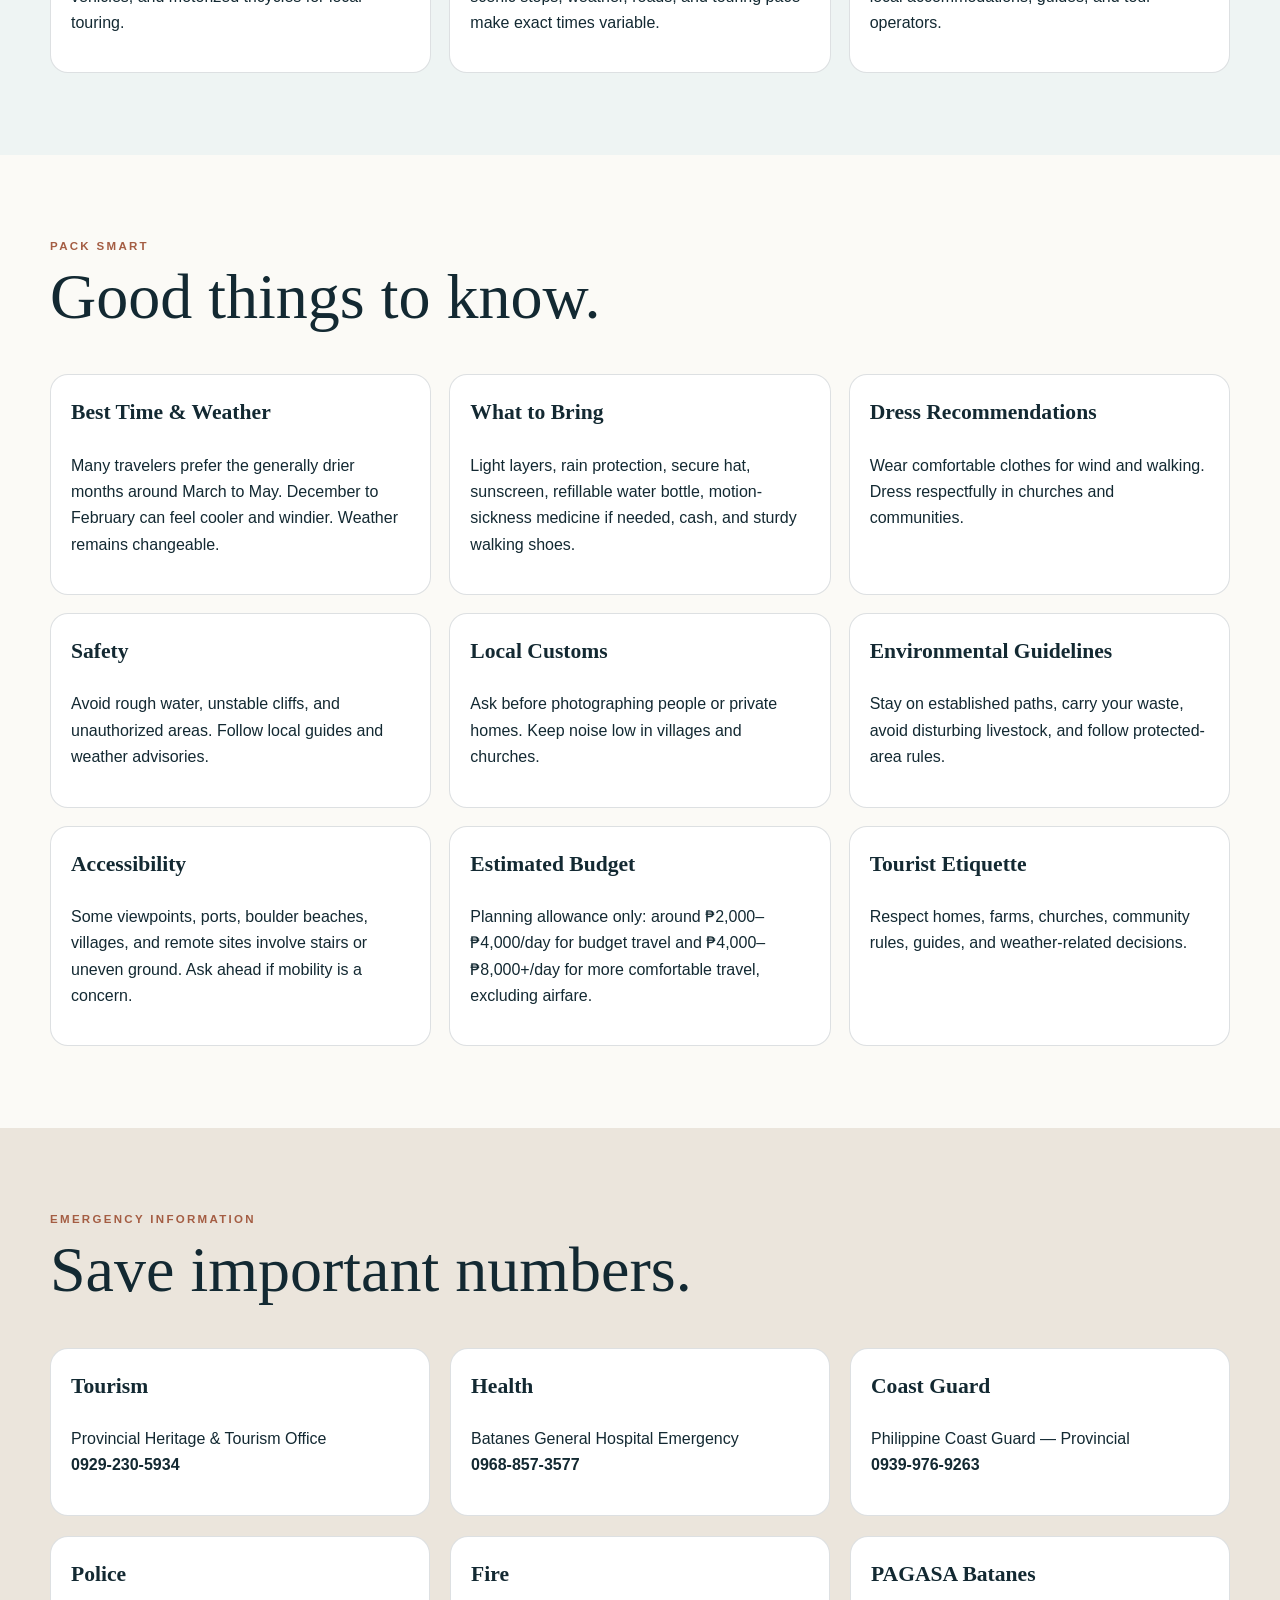
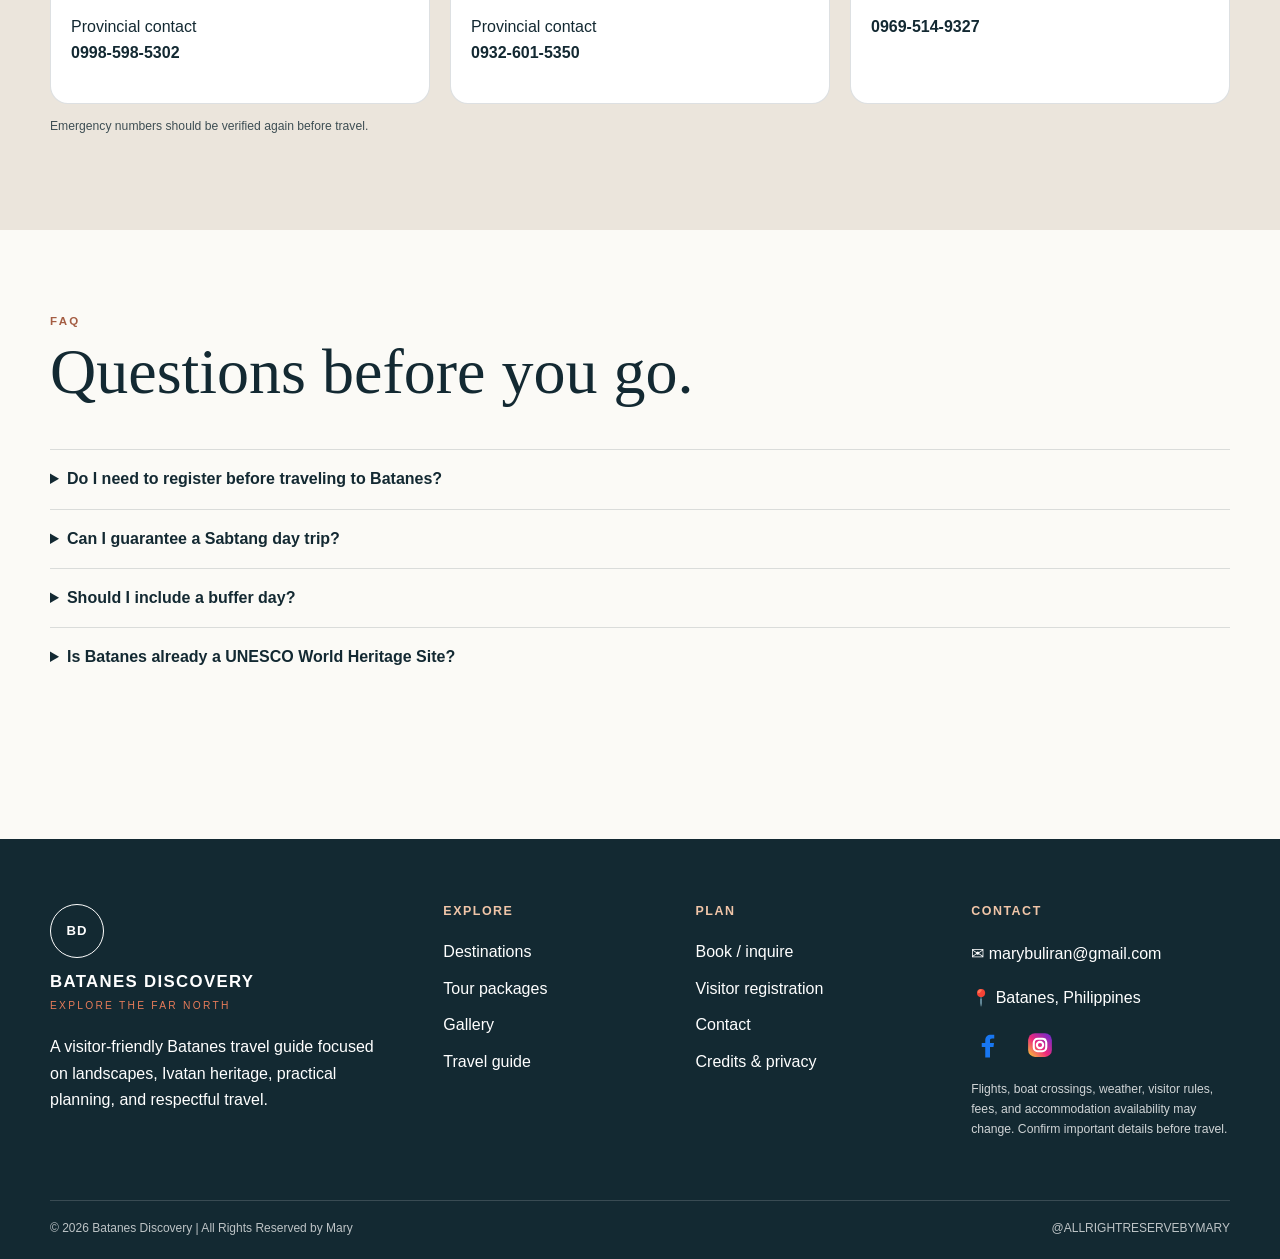
<file: travel-guide.html>
<!DOCTYPE html>
<html lang="en">
 <head>
  <meta charset="utf-8"/>
  <meta content="width=device-width, initial-scale=1" name="viewport"/>
  <meta content="Practical Batanes tourist guide covering registration, transport, weather, packing, safety, customs, environment, accessibility, budget, etiquette, and emergencies." name="description"/>
  <meta content="Batanes, Batanes tourism, Basco, Sabtang, Itbayat, Ivatan culture, Batanes travel guide" name="keywords"/>
  <meta content="#173746" name="theme-color"/>
  <title>
   Travel Guide | Batanes Discovery
  </title>
  <link href="assets/style.css" rel="stylesheet"/>
  <script defer="" src="assets/script.js">
  </script>
 </head>
 <body>
  <a class="skip-link" href="#main">
   Skip to content
  </a>
  <div class="notice-bar">
   <div class="container notice-inner">
    <span>
     BATANES • CAGAYAN VALLEY • PHILIPPINES
    </span>
   </div>
  </div>
  <header class="site-header">
   <div class="container nav-wrap">
    <a aria-label="Northwind Batanes Home" class="brand" href="index.html">
     <span class="brand-symbol">
      BD
     </span>
     <span class="brand-copy">
      <strong>
       BATANES DISCOVERY
      </strong>
      <small>
       EXPLORE THE FAR NORTH
      </small>
     </span>
    </a>
    <button aria-controls="site-nav" aria-expanded="false" aria-label="Open navigation" class="menu-toggle" type="button">
     <span>
     </span>
     <span>
     </span>
     <span>
     </span>
    </button>
    <nav aria-label="Main navigation" class="site-nav" id="site-nav">
     <a class="" href="index.html">
      Home
     </a>
     <a class="" href="about.html">
      About
     </a>
     <a class="" href="destinations.html">
      Destinations
     </a>
     <a class="" href="packages.html">
      Tour Packages
     </a>
     <a class="" href="gallery.html">
      Gallery
     </a>
     <a aria-current="page" class="active" href="travel-guide.html">
      Travel Guide
     </a>
     <a class="" href="booking.html">
      Book / Inquire
     </a>
     <a class="" href="contact.html">
      Contact
     </a>
    </nav>
   </div>
  </header>
  <main id="main">
   <section class="page-hero page-hero-photo" style="--page-hero-image: url('https://commons.wikimedia.org/wiki/Special:Redirect/file/Basco%20%28Naidi%29%20Lighthouse.jpg?width=1800');">
    <div class="container">
     <h1>
      The Batanes guide for
      <em>
       real-world conditions.
      </em>
     </h1>
     <p>
      Visitor registration, transport, weather, packing,
            safety, local customs, accessibility, budget, etiquette,
            and emergency information.
     </p>
    </div>
   </section>
   <section class="section" id="registration">
    <div class="container split">
     <div>
      <div class="eyebrow">
       2026 VISITOR REQUIREMENT
      </div>
      <h2>
       Pre-register before arrival.
      </h2>
      <p>
       Starting June 15, 2026, the Provincial Government
                of Batanes requires incoming visitors to pre-register
                through its SMART Tourism Registration System before
                arrival.
      </p>
      <p>
       Save your confirmation offline and recheck official
                instructions shortly before your flight.
      </p>
      <a class="btn btn-dark" href="https://visitors.breathtakingbatanes.com/" rel="noopener noreferrer" target="_blank">
       Official visitor registration ↗
      </a>
     </div>
     <article class="guide-card">
      <h3>
       Before Departure
      </h3>
      <ol>
       <li>
        Confirm flight and accommodation.
       </li>
       <li>
        Complete official visitor registration.
       </li>
       <li>
        Save proof of registration offline.
       </li>
       <li>
        Check weather and airline advisories.
       </li>
       <li>
        Reconfirm boat crossings near travel date.
       </li>
      </ol>
     </article>
    </div>
   </section>
   <section class="section section-soft">
    <div class="container">
     <div class="section-head">
      <div>
       <div class="eyebrow">
        GETTING THERE &amp; AROUND
       </div>
       <h2>
        Travel in layers.
       </h2>
      </div>
     </div>
     <div class="guide-grid">
      <article class="guide-card">
       <h3>
        Fly to Basco
       </h3>
       <p>
        Basco Airport is the main air gateway.
                    Airline schedules can change and weather may
                    cause delays or cancellations.
       </p>
      </article>
      <article class="guide-card">
       <h3>
        Sabtang Crossing
       </h3>
       <p>
        Sabtang is commonly reached by morning boat from
                    Ivana when conditions and safety clearances allow.
       </p>
      </article>
      <article class="guide-card">
       <h3>
        Itbayat Travel
       </h3>
       <p>
        Itbayat is more remote. Add buffer days and arrange
                    local guidance before building a fixed itinerary.
       </p>
      </article>
      <article class="guide-card">
       <h3>
        Local Transport
       </h3>
       <p>
        Visitors commonly use accredited vans, tour vehicles,
                    and motorized tricycles for local touring.
       </p>
      </article>
      <article class="guide-card">
       <h3>
        Travel Time
       </h3>
       <p>
        Distances on Batan Island may look short, but scenic
                    stops, weather, roads, and touring pace make exact
                    times variable.
       </p>
      </article>
      <article class="guide-card">
       <h3>
        Accredited Providers
       </h3>
       <p>
        Use official tourism listings when comparing local
                    accommodations, guides, and tour operators.
       </p>
      </article>
     </div>
    </div>
   </section>
   <section class="section">
    <div class="container">
     <div class="section-head">
      <div>
       <div class="eyebrow">
        PACK SMART
       </div>
       <h2>
        Good things to know.
       </h2>
      </div>
     </div>
     <div class="guide-grid">
      <article class="guide-card">
       <h3>
        Best Time &amp; Weather
       </h3>
       <p>
        Many travelers prefer the generally drier months
                    around March to May. December to February can feel
                    cooler and windier. Weather remains changeable.
       </p>
      </article>
      <article class="guide-card">
       <h3>
        What to Bring
       </h3>
       <p>
        Light layers, rain protection, secure hat,
                    sunscreen, refillable water bottle, motion-sickness
                    medicine if needed, cash, and sturdy walking shoes.
       </p>
      </article>
      <article class="guide-card">
       <h3>
        Dress Recommendations
       </h3>
       <p>
        Wear comfortable clothes for wind and walking.
                    Dress respectfully in churches and communities.
       </p>
      </article>
      <article class="guide-card">
       <h3>
        Safety
       </h3>
       <p>
        Avoid rough water, unstable cliffs, and unauthorized
                    areas. Follow local guides and weather advisories.
       </p>
      </article>
      <article class="guide-card">
       <h3>
        Local Customs
       </h3>
       <p>
        Ask before photographing people or private homes.
                    Keep noise low in villages and churches.
       </p>
      </article>
      <article class="guide-card">
       <h3>
        Environmental Guidelines
       </h3>
       <p>
        Stay on established paths, carry your waste,
                    avoid disturbing livestock, and follow protected-area
                    rules.
       </p>
      </article>
      <article class="guide-card">
       <h3>
        Accessibility
       </h3>
       <p>
        Some viewpoints, ports, boulder beaches, villages,
                    and remote sites involve stairs or uneven ground.
                    Ask ahead if mobility is a concern.
       </p>
      </article>
      <article class="guide-card">
       <h3>
        Estimated Budget
       </h3>
       <p>
        Planning allowance only: around ₱2,000–₱4,000/day
                    for budget travel and ₱4,000–₱8,000+/day for more
                    comfortable travel, excluding airfare.
       </p>
      </article>
      <article class="guide-card">
       <h3>
        Tourist Etiquette
       </h3>
       <p>
        Respect homes, farms, churches, community rules,
                    guides, and weather-related decisions.
       </p>
      </article>
     </div>
    </div>
   </section>
   <section class="section section-stone">
    <div class="container">
     <div class="section-head">
      <div>
       <div class="eyebrow">
        EMERGENCY INFORMATION
       </div>
       <h2>
        Save important numbers.
       </h2>
      </div>
     </div>
     <div class="grid-3">
      <article class="guide-card">
       <h3>
        Tourism
       </h3>
       <p>
        Provincial Heritage &amp; Tourism Office
        <br/>
        <strong>
         0929-230-5934
        </strong>
       </p>
      </article>
      <article class="guide-card">
       <h3>
        Health
       </h3>
       <p>
        Batanes General Hospital Emergency
        <br/>
        <strong>
         0968-857-3577
        </strong>
       </p>
      </article>
      <article class="guide-card">
       <h3>
        Coast Guard
       </h3>
       <p>
        Philippine Coast Guard — Provincial
        <br/>
        <strong>
         0939-976-9263
        </strong>
       </p>
      </article>
      <article class="guide-card">
       <h3>
        Police
       </h3>
       <p>
        Provincial contact
        <br/>
        <strong>
         0998-598-5302
        </strong>
       </p>
      </article>
      <article class="guide-card">
       <h3>
        Fire
       </h3>
       <p>
        Provincial contact
        <br/>
        <strong>
         0932-601-5350
        </strong>
       </p>
      </article>
      <article class="guide-card">
       <h3>
        PAGASA Batanes
       </h3>
       <p>
        <strong>
         0969-514-9327
        </strong>
       </p>
      </article>
     </div>
     <p class="micro">
      Emergency numbers should be verified again before travel.
     </p>
    </div>
   </section>
   <section class="section">
    <div class="container faq">
     <div class="section-head">
      <div>
       <div class="eyebrow">
        FAQ
       </div>
       <h2>
        Questions before you go.
       </h2>
      </div>
     </div>
     <details>
      <summary>
       Do I need to register before traveling to Batanes?
      </summary>
      <p>
       The province announced mandatory visitor pre-registration
                beginning June 15, 2026. Check the official portal for the
                latest requirements.
      </p>
     </details>
     <details>
      <summary>
       Can I guarantee a Sabtang day trip?
      </summary>
      <p>
       No. Sea crossings depend on vessel operation, weather,
                waves, and safety clearance.
      </p>
     </details>
     <details>
      <summary>
       Should I include a buffer day?
      </summary>
      <p>
       Yes, especially if your itinerary includes Sabtang,
                Itbayat, or a tight flight connection.
      </p>
     </details>
     <details>
      <summary>
       Is Batanes already a UNESCO World Heritage Site?
      </summary>
      <p>
       Batanes Protected Landscapes and Seascapes are on the
                Philippines' UNESCO World Heritage Tentative List.
                Tentative List status is not the same as formal inscription.
      </p>
     </details>
    </div>
   </section>
  </main>
  <footer class="footer">
   <div class="container footer-grid">
    <div>
     <a class="brand brand-footer footer-brand" href="index.html">
      <span class="brand-symbol footer-brand-symbol">
       BD
      </span>
      <span class="brand-copy footer-brand-copy">
       <strong>
        BATANES DISCOVERY
       </strong>
       <small>
        EXPLORE THE FAR NORTH
       </small>
      </span>
     </a>
     <p>
      A visitor-friendly Batanes travel guide focused on landscapes,
                Ivatan heritage, practical planning, and respectful travel.
     </p>
    </div>
    <div>
     <h3>
      Explore
     </h3>
     <a class="footer-nav-link" href="destinations.html">
      Destinations
     </a>
     <a class="footer-nav-link" href="packages.html">
      Tour packages
     </a>
     <a class="footer-nav-link" href="gallery.html">
      Gallery
     </a>
     <a class="footer-nav-link" href="travel-guide.html">
      Travel guide
     </a>
    </div>
    <div>
     <h3>
      Plan
     </h3>
     <a class="footer-nav-link" href="booking.html">
      Book / inquire
     </a>
     <a class="footer-nav-link" href="travel-guide.html#registration">
      Visitor registration
     </a>
     <a class="footer-nav-link" href="contact.html">
      Contact
     </a>
     <a class="footer-nav-link" href="credits.html">
      Credits &amp; privacy
     </a>
    </div>
    <div>
     <h3>
      Contact
     </h3>
     <p>
      ✉
      <a class="footer-email-clean" href="https://mail.google.com/mail/?view=cm&amp;fs=1&amp;to=marybuliran@gmail.com" rel="noopener noreferrer" target="_blank">
       marybuliran@gmail.com
      </a>
     </p>
     <p>
      📍 Batanes, Philippines
     </p>
<p style="
    display:flex;
    align-items:center;
    justify-content:flex-start;
    gap:18px;
    margin:18px 0 22px 0;
    height:34px;
">

    <!-- FACEBOOK -->
    <a
        href="https://www.facebook.com/search/top?q=Batanes%20Tourism"
        target="_blank"
        rel="noopener noreferrer"
        aria-label="Facebook"
        title="Facebook"
        style="
            width:34px;
            height:34px;
            display:flex;
            align-items:center;
            justify-content:center;
            padding:0;
            margin:0;
            border:0;
            background:transparent;
            text-decoration:none;
            line-height:0;
        "
    >
        <svg
            viewBox="0 0 24 24"
            aria-hidden="true"
            style="
                width:30px;
                height:30px;
                display:block;
            "
        >
            <path
                fill="#1877F2"
                d="M13.6 22v-8.4h2.8l.4-3.2h-3.2V8.3c0-.9.3-1.6 1.7-1.6H17V3.8c-.3 0-1.4-.1-2.7-.1-2.7 0-4.5 1.6-4.5 4.7v2H7v3.2h2.8V22h3.8z"
            ></path>
        </svg>
    </a>


    <!-- INSTAGRAM -->
    <a
        href="https://www.instagram.com/explore/tags/batanes/"
        target="_blank"
        rel="noopener noreferrer"
        aria-label="Instagram"
        title="Instagram"
        style="
            width:34px;
            height:34px;
            display:flex;
            align-items:center;
            justify-content:center;
            padding:0;
            margin:0;
            border:0;
            background:transparent;
            text-decoration:none;
            line-height:0;
        "
    >
        <svg
            viewBox="0 0 24 24"
            aria-hidden="true"
            style="
                width:30px;
                height:30px;
                display:block;
            "
        >
            <defs>
                <linearGradient
                    id="instagramGradient"
                    x1="0%"
                    y1="100%"
                    x2="100%"
                    y2="0%"
                >
                    <stop offset="0%" stop-color="#F9CE34"></stop>
                    <stop offset="45%" stop-color="#EE2A7B"></stop>
                    <stop offset="100%" stop-color="#6228D7"></stop>
                </linearGradient>
            </defs>

            <rect
                x="2.5"
                y="2.5"
                width="19"
                height="19"
                rx="5.5"
                fill="url(#instagramGradient)"
            ></rect>

            <rect
                x="7"
                y="7"
                width="10"
                height="10"
                rx="3.2"
                fill="none"
                stroke="#ffffff"
                stroke-width="1.7"
            ></rect>

            <circle
                cx="12"
                cy="12"
                r="2.5"
                fill="none"
                stroke="#ffffff"
                stroke-width="1.7"
            ></circle>

            <circle
                cx="16"
                cy="7.8"
                r="1"
                fill="#ffffff"
            ></circle>
        </svg>
    </a>
</p>
     <p class="micro">
      Flights, boat crossings, weather, visitor rules, fees, and
                accommodation availability may change. Confirm important
                details before travel.
     </p>
    </div>
   </div>
   <div class="container footer-bottom">
    <span>
     © 2026 Batanes Discovery | All Rights Reserved by Mary
    </span>
    <span>
     @ALLRIGHTRESERVEBYMARY
    </span>
   </div>
  </footer>
  <button aria-label="Back to top" class="to-top" type="button">
   ↑
  </button>
 </body>
</html>
</file>
<file: assets/style.css>
/* ================================================================
   NORTHWIND BATANES
   Main stylesheet
   ----------------------------------------------------------------
   This file is intentionally formatted and commented so it is easy
   to edit during a class presentation or future revision.
   ================================================================ */


/* ----------------------------------------------------------------
   1. DESIGN VARIABLES
   ---------------------------------------------------------------- */

:root {
    --ink: #132932;
    --navy: #173746;
    --navy-light: #2b5667;
    --rust: #a45d43;
    --sky: #dce9ed;
    --mist: #eef4f3;
    --stone: #ebe5dc;
    --paper: #fbfaf6;
    --white: #ffffff;
    --green: #7d927e;

    --border: rgba(19, 41, 50, 0.14);
    --shadow: 0 16px 38px rgba(18, 39, 47, 0.11);

    --radius-small: 12px;
    --radius-medium: 18px;
    --radius-large: 26px;

    --serif: Georgia, "Times New Roman", serif;
    --sans: Arial, Helvetica, sans-serif;
}


/* ----------------------------------------------------------------
   2. BASIC RESET / GLOBAL STYLES
   ---------------------------------------------------------------- */

* {
    box-sizing: border-box;
}

html {
    scroll-behavior: smooth;
}

body {
    margin: 0;
    background: var(--paper);
    color: var(--ink);
    font-family: var(--sans);
    line-height: 1.65;
}

img {
    display: block;
    max-width: 100%;
}

a {
    color: inherit;
}

button,
input,
select,
textarea {
    font: inherit;
}

.container {
    width: min(1180px, calc(100% - 36px));
    margin: 0 auto;
}

.narrow {
    width: min(790px, 100%);
}

.skip-link {
    position: fixed;
    left: 15px;
    top: -70px;
    z-index: 9999;
    padding: 10px 14px;
    background: var(--white);
    border-radius: 10px;
}

.skip-link:focus {
    top: 15px;
}


/* ----------------------------------------------------------------
   3. TOP BAR + NAVIGATION
   ---------------------------------------------------------------- */

.notice-bar {
    background: var(--ink);
    color: var(--white);
    font-size: 0.72rem;
    letter-spacing: 0.08em;
}

.notice-inner {
    display: flex;
    justify-content: space-between;
    gap: 20px;
    padding: 7px 0;
}

.notice-inner a {
    color: var(--white);
}

.site-header {
    position: sticky;
    top: 0;
    z-index: 100;
    background: rgba(251, 250, 246, 0.94);
    border-bottom: 1px solid var(--border);
    backdrop-filter: blur(12px);
}

.nav-wrap {
    min-height: 76px;
    display: flex;
    align-items: center;
    justify-content: space-between;
    gap: 24px;
}

.brand {
    display: inline-flex;
    align-items: center;
    gap: 11px;
    text-decoration: none;
}

.brand-symbol {
    width: 44px;
    height: 44px;
    display: grid;
    place-items: center;
    border: 1.5px solid currentColor;
    border-radius: 50%;
    font-size: 0.78rem;
    font-weight: 800;
    letter-spacing: 0.08em;
}

.brand-copy {
    display: flex;
    flex-direction: column;
    line-height: 1;
}

.brand-copy strong {
    font-size: 0.98rem;
    letter-spacing: 0.12em;
}

.brand-copy small {
    margin-top: 5px;
    color: var(--rust);
    font-size: 0.64rem;
    letter-spacing: 0.34em;
}

.site-nav {
    display: flex;
    align-items: center;
    gap: 19px;
}

.site-nav a {
    padding: 27px 0 23px;
    border-bottom: 3px solid transparent;
    text-decoration: none;
    font-size: 0.84rem;
}

.site-nav a:hover,
.site-nav a.active {
    color: var(--navy);
    border-color: var(--rust);
}

.menu-toggle {
    display: none;
    padding: 8px;
    border: 0;
    background: transparent;
    cursor: pointer;
}

.menu-toggle span {
    display: block;
    width: 24px;
    height: 2px;
    margin: 5px;
    background: var(--ink);
}


/* ----------------------------------------------------------------
   4. BUTTONS / SMALL REUSABLE ELEMENTS
   ---------------------------------------------------------------- */

.btn {
    display: inline-flex;
    align-items: center;
    justify-content: center;
    padding: 13px 20px;
    border: 1px solid transparent;
    border-radius: 999px;
    text-decoration: none;
    font-weight: 700;
    font-size: 0.88rem;
    cursor: pointer;
}

.btn-dark {
    background: var(--ink);
    color: var(--white);
}

.btn-light {
    background: var(--white);
    color: var(--ink);
}

.btn-rust {
    background: var(--rust);
    color: var(--white);
}

.btn-outline-light {
    border-color: rgba(255, 255, 255, 0.72);
    color: var(--white);
}

.btn-outline-dark {
    border-color: var(--border);
    background: transparent;
    color: var(--ink);
}

.eyebrow {
    color: var(--rust);
    font-size: 0.72rem;
    font-weight: 800;
    letter-spacing: 0.2em;
    text-transform: uppercase;
}

.text-link {
    color: var(--rust);
    font-weight: 700;
    text-decoration: none;
}

.chip {
    display: inline-block;
    padding: 5px 9px;
    background: var(--mist);
    border-radius: 999px;
    font-size: 0.68rem;
    font-weight: 800;
    letter-spacing: 0.08em;
    text-transform: uppercase;
}


/* ----------------------------------------------------------------
   5. HOME HERO
   ---------------------------------------------------------------- */

.home-hero {
    position: relative;
    min-height: 700px;
    display: grid;
    align-items: end;
    overflow: hidden;
    color: var(--white);
}

.home-hero-image {
    position: absolute;
    inset: 0;
}

.home-hero-image img {
    width: 100%;
    height: 100%;
    object-fit: cover;
}

.home-hero-overlay {
    position: absolute;
    inset: 0;
    background:
        linear-gradient(
            90deg,
            rgba(7, 24, 32, 0.78),
            rgba(7, 24, 32, 0.32) 52%,
            rgba(7, 24, 32, 0.06)
        ),
        linear-gradient(
            0deg,
            rgba(7, 24, 32, 0.62),
            transparent 48%
        );
}

.home-hero-content {
    position: relative;
    z-index: 2;
    padding: 105px 0 75px;
}

.home-hero .eyebrow {
    color: #f3c7aa;
}

.home-hero h1 {
    max-width: 860px;
    margin: 10px 0 20px;
    font-family: var(--serif);
    font-size: clamp(4rem, 10vw, 8.3rem);
    font-weight: 500;
    line-height: 0.91;
}

.home-hero h1 em {
    color: #f6d7c1;
    font-style: italic;
}

.hero-copy {
    max-width: 650px;
    color: rgba(255, 255, 255, 0.89);
    font-size: 1.08rem;
}

.hero-actions {
    display: flex;
    flex-wrap: wrap;
    gap: 12px;
    margin-top: 28px;
}

.hero-facts {
    max-width: 790px;
    display: grid;
    grid-template-columns: repeat(3, 1fr);
    gap: 20px;
    margin-top: 46px;
    padding-top: 20px;
    border-top: 1px solid rgba(255, 255, 255, 0.33);
}

.hero-facts strong {
    display: block;
    font-family: var(--serif);
    font-size: 1.25rem;
}

.hero-facts small {
    color: rgba(255, 255, 255, 0.77);
}


/* ----------------------------------------------------------------
   6. SECTIONS / PAGE HERO
   ---------------------------------------------------------------- */

.section {
    padding: 82px 0;
}

.section-soft {
    background: var(--mist);
}

.section-stone {
    background: var(--stone);
}

.section-dark {
    background: var(--navy);
    color: var(--white);
}

.page-hero {
    padding: 96px 0 68px;
    color: var(--white);
    background:
        linear-gradient(135deg, var(--navy), #526f7d);
}

.page-hero .eyebrow {
    color: #f2c4a6;
}

.page-hero h1 {
    max-width: 930px;
    margin: 10px 0 18px;
    font-family: var(--serif);
    font-size: clamp(3.3rem, 7vw, 6.2rem);
    font-weight: 500;
    line-height: 0.97;
}

.page-hero h1 em {
    color: #f4d4bf;
    font-style: italic;
}

.page-hero p {
    max-width: 720px;
    color: rgba(255, 255, 255, 0.82);
}

.section-head {
    display: flex;
    align-items: end;
    justify-content: space-between;
    gap: 24px;
    margin-bottom: 32px;
}

.section-head h2,
.section h2 {
    margin: 7px 0 12px;
    font-family: var(--serif);
    font-size: clamp(2.2rem, 5vw, 4.1rem);
    font-weight: 500;
    line-height: 1.05;
}

.section-head p {
    max-width: 690px;
}


/* ----------------------------------------------------------------
   7. LAYOUT HELPERS
   ---------------------------------------------------------------- */

.split {
    display: grid;
    grid-template-columns: 1.1fr 0.9fr;
    gap: 58px;
    align-items: center;
}

.split-reverse {
    grid-template-columns: 0.9fr 1.1fr;
}

.grid-3 {
    display: grid;
    grid-template-columns: repeat(3, 1fr);
    gap: 20px;
}

.grid-4 {
    display: grid;
    grid-template-columns: repeat(4, 1fr);
    gap: 18px;
}

.feature-image {
    min-height: 470px;
    overflow: hidden;
    border-radius: var(--radius-large);
    box-shadow: var(--shadow);
}

.feature-image img {
    width: 100%;
    height: 100%;
    object-fit: cover;
}


/* ----------------------------------------------------------------
   8. CARDS
   ---------------------------------------------------------------- */

.card {
    overflow: hidden;
    background: var(--white);
    border: 1px solid var(--border);
    border-radius: var(--radius-medium);
    box-shadow: 0 9px 27px rgba(18, 39, 47, 0.07);
}

.card-media {
    height: 230px;
    overflow: hidden;
    background: var(--sky);
}

.card-media img {
    width: 100%;
    height: 100%;
    object-fit: cover;
    transition: transform 0.4s ease;
}

.card:hover .card-media img {
    transform: scale(1.04);
}

.card-body {
    padding: 20px;
}

.card h3 {
    margin: 7px 0 8px;
    font-family: var(--serif);
    font-size: 1.46rem;
}

.card p {
    margin-top: 8px;
}


/* ----------------------------------------------------------------
   9. DESTINATIONS
   ---------------------------------------------------------------- */

.search-row {
    display: flex;
    align-items: center;
    gap: 10px;
    margin: 18px 0;
}

.search-row input {
    width: min(430px, 100%);
    padding: 12px 15px;
    background: var(--white);
    border: 1px solid var(--border);
    border-radius: var(--radius-small);
}

.filters {
    display: flex;
    flex-wrap: wrap;
    gap: 9px;
    margin: 18px 0 28px;
}

.filter-btn,
.gallery-filter-btn {
    padding: 10px 14px;
    background: var(--white);
    border: 1px solid var(--border);
    border-radius: 999px;
    cursor: pointer;
}

.filter-btn.selected,
.gallery-filter-btn.selected {
    background: var(--navy);
    color: var(--white);
}

.place-card.hidden,
.gallery-item.hidden {
    display: none !important;
}

.spot-meta {
    display: grid;
    grid-template-columns: repeat(3, 1fr);
    gap: 7px;
    margin: 14px 0;
}

.spot-meta span {
    padding: 8px;
    background: var(--mist);
    border-radius: 8px;
    font-size: 0.72rem;
}

.spot-meta strong {
    display: block;
    margin-bottom: 2px;
    font-size: 0.62rem;
    letter-spacing: 0.05em;
    text-transform: uppercase;
}

.hotel-grid {
    display: grid;
    grid-template-columns: repeat(3, 1fr);
    gap: 18px;
}

.hotel-card {
    padding: 20px;
    background: var(--white);
    border: 1px solid var(--border);
    border-radius: var(--radius-medium);
}

.hotel-card h3 {
    margin: 5px 0 9px;
    font-family: var(--serif);
    font-size: 1.35rem;
}

.hotel-card small {
    color: var(--rust);
    font-weight: 800;
    letter-spacing: 0.06em;
}

.map-frame {
    width: 100%;
    min-height: 430px;
    border: 0;
    border-radius: var(--radius-medium);
}


/* ----------------------------------------------------------------
   10. TOUR PACKAGES
   ---------------------------------------------------------------- */

.package {
    overflow: hidden;
    margin-bottom: 28px;
    background: var(--white);
    border: 1px solid var(--border);
    border-radius: var(--radius-large);
}

.package-image {
    height: 330px;
}

.package-image img {
    width: 100%;
    height: 100%;
    object-fit: cover;
}

.package-top {
    display: grid;
    grid-template-columns: 1.2fr 0.8fr;
    gap: 28px;
    padding: 28px;
}

.package-price {
    padding: 22px;
    background: var(--navy);
    color: var(--white);
    border-radius: var(--radius-medium);
}

.package-price small {
    display: block;
    letter-spacing: 0.08em;
}

.package-price strong {
    display: block;
    margin: 7px 0;
    font-family: var(--serif);
    font-size: 2rem;
}

.package-columns {
    display: grid;
    grid-template-columns: 1fr 1fr;
    gap: 26px;
    padding: 0 28px 30px;
}

.itinerary-box {
    padding: 18px;
    background: var(--mist);
    border-radius: var(--radius-medium);
}

.itinerary-box li {
    margin: 8px 0;
}

.note-box {
    margin: 17px 0;
    padding: 15px 17px;
    background: #fff6ef;
    border-left: 5px solid var(--rust);
    border-radius: 10px;
}


/* ----------------------------------------------------------------
   11. GALLERY
   ---------------------------------------------------------------- */

.gallery-grid {
    display: grid;
    grid-template-columns: repeat(4, 1fr);
    grid-auto-rows: 220px;
    gap: 12px;
}

.gallery-item {
    position: relative;
    overflow: hidden;
    padding: 0;
    background: var(--sky);
    border: 0;
    border-radius: 15px;
    cursor: pointer;
}

.gallery-item img {
    width: 100%;
    height: 100%;
    object-fit: cover;
}

.gallery-item.wide {
    grid-column: span 2;
}

.gallery-item.tall {
    grid-row: span 2;
}

.gallery-item.featured {
    grid-column: span 2;
    grid-row: span 2;
}

.gallery-caption {
    position: absolute;
    left: 0;
    right: 0;
    bottom: 0;
    padding: 42px 14px 13px;
    background: linear-gradient(transparent, rgba(8, 27, 35, 0.84));
    color: var(--white);
    text-align: left;
}

.gallery-caption strong {
    display: block;
    font-family: var(--serif);
    font-size: 1.15rem;
}

.gallery-caption small {
    font-size: 0.68rem;
    letter-spacing: 0.09em;
    text-transform: uppercase;
}

.lightbox {
    position: fixed;
    inset: 0;
    z-index: 300;
    display: none;
    align-items: center;
    justify-content: center;
    padding: 55px;
    background: rgba(6, 19, 25, 0.94);
}

.lightbox.open {
    display: flex;
}

.lightbox img {
    max-width: 86vw;
    max-height: 82vh;
    border-radius: 12px;
}

.lightbox button {
    position: absolute;
    width: 44px;
    height: 44px;
    background: var(--white);
    color: var(--ink);
    border: 0;
    border-radius: 50%;
    cursor: pointer;
}

.lightbox-close {
    top: 20px;
    right: 20px;
}

.lightbox-prev {
    left: 20px;
}

.lightbox-next {
    right: 20px;
}

.lightbox-caption {
    position: absolute;
    bottom: 18px;
    color: var(--white);
}

.lightbox-counter {
    position: absolute;
    top: 27px;
    left: 28px;
    color: var(--white);
}


/* ----------------------------------------------------------------
   12. TRAVEL GUIDE
   ---------------------------------------------------------------- */

.guide-grid {
    display: grid;
    grid-template-columns: repeat(3, 1fr);
    gap: 18px;
}

.guide-card {
    padding: 20px;
    background: var(--white);
    border: 1px solid var(--border);
    border-radius: var(--radius-medium);
}

.guide-card h3 {
    margin-top: 0;
    font-family: var(--serif);
    font-size: 1.35rem;
}

.faq details {
    padding: 16px 0;
    border-top: 1px solid var(--border);
}

.faq summary {
    font-weight: 800;
    cursor: pointer;
}


/* ----------------------------------------------------------------
   13. FORMS / CONTACT
   ---------------------------------------------------------------- */

.form-layout {
    display: grid;
    grid-template-columns: 0.8fr 1.2fr;
    gap: 44px;
    align-items: start;
}

.form-card {
    padding: 24px;
    background: var(--white);
    border: 1px solid var(--border);
    border-radius: var(--radius-large);
    box-shadow: var(--shadow);
}

.form-row {
    display: grid;
    grid-template-columns: 1fr 1fr;
    gap: 14px;
}

.form-card label {
    display: block;
    margin-bottom: 13px;
    font-size: 0.83rem;
    font-weight: 700;
}

.form-card input,
.form-card select,
.form-card textarea {
    width: 100%;
    margin-top: 6px;
    padding: 12px 13px;
    background: #fdfcf9;
    border: 1px solid var(--border);
    border-radius: 10px;
}

.form-card textarea {
    min-height: 125px;
    resize: vertical;
}

.form-actions {
    display: flex;
    flex-wrap: wrap;
    gap: 10px;
}

.form-status {
    margin-top: 10px;
    color: var(--navy);
    font-size: 0.84rem;
}

.contact-grid {
    display: grid;
    grid-template-columns: 1fr 1fr;
    gap: 26px;
}

.contact-panel {
    padding: 24px;
    background: var(--white);
    border: 1px solid var(--border);
    border-radius: var(--radius-medium);
}

.contact-panel > a {
    display: block;
    margin: 9px 0;
}


/* ----------------------------------------------------------------
   14. FOOTER / BACK TO TOP
   ---------------------------------------------------------------- */

.footer {
    margin-top: 70px;
    padding: 58px 0 20px;
    background: var(--ink);
    color: var(--white);
}

.footer-grid {
    display: grid;
    grid-template-columns: 1.5fr repeat(3, 1fr);
    gap: 30px;
}

.footer h3 {
    color: #f0c5a8;
    font-size: 0.78rem;
    letter-spacing: 0.12em;
    text-transform: uppercase;
}

.footer a {
    color: var(--white);
}

.footer-grid > div > a {
    display: block;
    margin: 7px 0;
}

.brand-footer .brand-symbol {
    border-color: var(--white);
}

.footer-socials a {
    display: inline !important;
}

.footer-bottom {
    display: flex;
    justify-content: space-between;
    gap: 20px;
    margin-top: 35px;
    padding-top: 18px;
    border-top: 1px solid rgba(255, 255, 255, 0.16);
    color: rgba(255, 255, 255, 0.72);
    font-size: 0.75rem;
}

.micro {
    font-size: 0.76rem;
    opacity: 0.8;
}

.to-top {
    position: fixed;
    right: 18px;
    bottom: 18px;
    width: 44px;
    height: 44px;
    display: none;
    background: var(--ink);
    color: var(--white);
    border: 0;
    border-radius: 50%;
    cursor: pointer;
}

.to-top.visible {
    display: block;
}


/* ----------------------------------------------------------------
   15. SMALL REVEAL ANIMATION
   ---------------------------------------------------------------- */

.reveal-ready {
    opacity: 0;
    transform: translateY(16px);
    transition:
        opacity 0.55s ease,
        transform 0.55s ease;
}

.reveal-ready.is-visible {
    opacity: 1;
    transform: none;
}


/* ----------------------------------------------------------------
   16. RESPONSIVE DESIGN
   ---------------------------------------------------------------- */

@media (max-width: 980px) {
    .menu-toggle {
        display: block;
    }

    .site-nav {
        position: absolute;
        top: 76px;
        left: 0;
        right: 0;
        display: none;
        flex-direction: column;
        align-items: stretch;
        padding: 12px 22px;
        background: var(--paper);
        border-bottom: 1px solid var(--border);
    }

    .site-nav.open {
        display: flex;
    }

    .site-nav a {
        padding: 11px 0;
    }

    .grid-4 {
        grid-template-columns: repeat(2, 1fr);
    }

    .grid-3,
    .hotel-grid,
    .guide-grid {
        grid-template-columns: repeat(2, 1fr);
    }

    .split,
    .split-reverse,
    .form-layout,
    .contact-grid,
    .package-top,
    .package-columns {
        grid-template-columns: 1fr;
    }

    .footer-grid {
        grid-template-columns: 1fr 1fr;
    }

    .gallery-grid {
        grid-template-columns: repeat(2, 1fr);
    }
}

@media (max-width: 640px) {
    .notice-inner {
        flex-direction: column;
        gap: 2px;
    }

    .home-hero {
        min-height: 620px;
    }

    .home-hero h1 {
        font-size: 4rem;
    }

    .hero-facts {
        grid-template-columns: 1fr;
        gap: 12px;
    }

    .section {
        padding: 58px 0;
    }

    .page-hero {
        padding: 70px 0 48px;
    }

    .grid-4,
    .grid-3,
    .hotel-grid,
    .guide-grid,
    .footer-grid {
        grid-template-columns: 1fr;
    }

    .spot-meta {
        grid-template-columns: 1fr;
    }

    .gallery-grid {
        grid-template-columns: 1fr;
        grid-auto-rows: 280px;
    }

    .gallery-item.wide,
    .gallery-item.tall,
    .gallery-item.featured {
        grid-column: span 1;
        grid-row: span 1;
    }

    .form-row {
        grid-template-columns: 1fr;
    }

    .footer-bottom {
        flex-direction: column;
    }
}


/* ---------------------------------------------------------------
   Notice bar simplification
   --------------------------------------------------------------- */
.notice-inner {
    justify-content: center;
    text-align: center;
}


/* ================================================================
   BATANES DISCOVERY — VISUAL UPGRADE
   ================================================================ */

/* More tourism-style branding */
.brand-copy strong {
    letter-spacing: 0.10em;
}

.brand-copy small {
    letter-spacing: 0.18em;
}

/* Photo backgrounds for inner-page hero sections */
.page-hero-photo {
    position: relative;
    overflow: hidden;
    background:
        linear-gradient(
            90deg,
            rgba(13, 43, 55, 0.90),
            rgba(23, 55, 70, 0.67) 55%,
            rgba(23, 55, 70, 0.38)
        ),
        var(--page-hero-image) center center / cover no-repeat;
}

.page-hero-photo::after {
    content: "";
    position: absolute;
    inset: 0;
    background: linear-gradient(
        0deg,
        rgba(8, 28, 37, 0.22),
        transparent 60%
    );
    pointer-events: none;
}

.page-hero-photo > .container {
    position: relative;
    z-index: 2;
}

/* Homepage carousel */
.home-carousel-slides {
    position: absolute;
    inset: 0;
}

.home-slide {
    position: absolute;
    inset: 0;
    opacity: 0;
    visibility: hidden;
    transition:
        opacity 0.9s ease,
        visibility 0.9s ease;
}

.home-slide.is-active {
    opacity: 1;
    visibility: visible;
}

.home-slide img {
    width: 100%;
    height: 100%;
    object-fit: cover;
    object-position: center center;
    transform: scale(1.01);
}

.home-slide-label {
    position: absolute;
    right: 26px;
    bottom: 28px;
    z-index: 4;
    max-width: 300px;
    padding: 12px 14px;
    border: 1px solid rgba(255, 255, 255, 0.30);
    border-radius: 12px;
    background: rgba(8, 29, 38, 0.48);
    color: #fff;
    backdrop-filter: blur(8px);
}

.home-slide-label strong,
.home-slide-label span {
    display: block;
}

.home-slide-label span {
    margin-top: 2px;
    font-size: 0.78rem;
    opacity: 0.82;
}

.carousel-controls {
    position: absolute;
    right: 28px;
    bottom: 110px;
    z-index: 8;
    display: flex;
    align-items: center;
    gap: 9px;
}

.carousel-controls > button {
    width: 40px;
    height: 40px;
    display: grid;
    place-items: center;
    border: 1px solid rgba(255, 255, 255, 0.55);
    border-radius: 50%;
    background: rgba(11, 33, 42, 0.48);
    color: #fff;
    cursor: pointer;
}

.carousel-dots {
    display: flex;
    gap: 7px;
}

.carousel-dots .carousel-dot {
    width: 9px;
    height: 9px;
    padding: 0;
    border: 0;
    border-radius: 50%;
    background: rgba(255,255,255,.48);
}

.carousel-dots .carousel-dot.active {
    background: #fff;
    transform: scale(1.25);
}

/* Gallery images always centered */
.gallery-item img {
    object-fit: cover !important;
    object-position: center center !important;
}

.gallery-item {
    background: #dce8eb;
}

.gallery-caption {
    z-index: 2;
}

/* Keep portrait images visually centered in their crop */
.gallery-item.tall img,
.gallery-item.featured img,
.gallery-item.wide img {
    object-position: center center !important;
}

/* Credit list */
.twenty-credit-list {
    padding-left: 22px;
}

.twenty-credit-list li {
    margin: 8px 0;
}

/* Mobile carousel */
@media (max-width: 640px) {
    .home-slide-label {
        display: none;
    }

    .carousel-controls {
        left: 18px;
        right: auto;
        bottom: 24px;
    }
}


/* ================================================================
   RESPONSIVE UPGRADE — MOBILE, TABLET, LAPTOP, LARGE DESKTOP
   ================================================================ */

/* General responsive safety */
html,
body {
    max-width: 100%;
    overflow-x: hidden;
}

img,
iframe,
video {
    max-width: 100%;
}

.container {
    width: min(1180px, calc(100% - 32px));
}

/* Large tablets / small laptops */
@media (max-width: 1100px) {
    .site-nav {
        gap: 14px;
    }

    .site-nav a {
        font-size: 0.8rem;
    }

    .home-hero h1 {
        font-size: clamp(3.8rem, 9vw, 6.8rem);
    }

    .grid-4 {
        grid-template-columns: repeat(2, 1fr);
    }

    .grid-3,
    .hotel-grid,
    .guide-grid {
        grid-template-columns: repeat(2, 1fr);
    }

    .footer-grid {
        grid-template-columns: 1.2fr 1fr 1fr;
    }

    .footer-grid > div:last-child {
        grid-column: 1 / -1;
    }
}

/* Tablets */
@media (max-width: 900px) {
    .nav-wrap {
        min-height: 70px;
    }

    .menu-toggle {
        display: block;
    }

    .site-nav {
        position: absolute;
        top: 70px;
        left: 0;
        right: 0;
        display: none;
        flex-direction: column;
        align-items: stretch;
        gap: 0;
        padding: 12px 20px 16px;
        background: var(--paper);
        border-bottom: 1px solid var(--border);
        box-shadow: 0 12px 28px rgba(18, 39, 47, 0.08);
    }

    .site-nav.open {
        display: flex;
    }

    .site-nav a {
        padding: 12px 0;
        border-bottom: 1px solid rgba(19, 41, 50, 0.08);
        font-size: 0.95rem;
    }

    .site-nav a:last-child {
        border-bottom: 0;
    }

    .home-hero {
        min-height: 640px;
    }

    .home-hero-content {
        padding: 85px 0 85px;
    }

    .hero-facts {
        grid-template-columns: 1fr;
        max-width: 520px;
        gap: 12px;
    }

    .split,
    .split-reverse,
    .form-layout,
    .contact-grid,
    .package-top,
    .package-columns {
        grid-template-columns: 1fr;
        gap: 28px;
    }

    .feature-image {
        min-height: 360px;
    }

    .package-image {
        height: 280px;
    }

    .gallery-grid {
        grid-template-columns: repeat(2, 1fr);
        grid-auto-rows: 220px;
    }

    .page-hero {
        padding: 82px 0 58px;
    }

    .page-hero h1 {
        font-size: clamp(3rem, 8vw, 5rem);
    }

    .section {
        padding: 66px 0;
    }

    .section-head {
        align-items: flex-start;
        flex-direction: column;
    }

    .carousel-controls {
        right: 18px;
        bottom: 92px;
    }
}

/* Large phones / small tablets */
@media (max-width: 700px) {
    .container {
        width: min(100% - 24px, 1180px);
    }

    .notice-bar {
        font-size: 0.66rem;
    }

    .notice-inner {
        justify-content: center;
        text-align: center;
        padding: 6px 0;
    }

    .brand-symbol {
        width: 40px;
        height: 40px;
    }

    .brand-copy strong {
        font-size: 0.88rem;
    }

    .brand-copy small {
        font-size: 0.56rem;
    }

    .home-hero {
        min-height: 590px;
    }

    .home-hero-content {
        padding: 70px 0 78px;
    }

    .home-hero h1 {
        font-size: clamp(3.2rem, 15vw, 4.7rem);
    }

    .hero-copy {
        font-size: 0.98rem;
    }

    .hero-actions {
        flex-direction: column;
        align-items: stretch;
    }

    .hero-actions .btn {
        width: 100%;
    }

    .home-slide-label {
        display: none;
    }

    .carousel-controls {
        left: 14px;
        right: auto;
        bottom: 18px;
    }

    .grid-4,
    .grid-3,
    .hotel-grid,
    .guide-grid {
        grid-template-columns: 1fr;
    }

    .feature-image {
        min-height: 300px;
    }

    .card-media {
        height: 220px;
    }

    .gallery-grid {
        grid-template-columns: 1fr;
        grid-auto-rows: 280px;
    }

    .gallery-item.wide,
    .gallery-item.tall,
    .gallery-item.featured {
        grid-column: span 1;
        grid-row: span 1;
    }

    .spot-meta {
        grid-template-columns: 1fr;
    }

    .filters {
        gap: 8px;
    }

    .filter-btn,
    .gallery-filter-btn {
        flex: 1 1 auto;
        min-width: 115px;
        text-align: center;
    }

    .search-row input {
        width: 100%;
    }

    .form-row {
        grid-template-columns: 1fr;
    }

    .form-card {
        padding: 18px;
    }

    .map-frame {
        min-height: 330px;
    }

    .footer-grid {
        grid-template-columns: 1fr;
    }

    .footer-grid > div:last-child {
        grid-column: auto;
    }

    .footer-bottom {
        flex-direction: column;
        gap: 8px;
    }

    .lightbox {
        padding: 18px;
    }

    .lightbox img {
        max-width: 96vw;
        max-height: 76vh;
    }

    .lightbox-prev {
        left: 8px;
    }

    .lightbox-next {
        right: 8px;
    }

    .lightbox-close {
        top: 10px;
        right: 10px;
    }
}

/* Standard mobile phones */
@media (max-width: 480px) {
    .container {
        width: min(100% - 20px, 1180px);
    }

    .notice-inner {
        padding: 5px 0;
    }

    .nav-wrap {
        min-height: 64px;
    }

    .site-nav {
        top: 64px;
    }

    .brand-symbol {
        width: 36px;
        height: 36px;
        font-size: 0.7rem;
    }

    .brand-copy strong {
        font-size: 0.82rem;
    }

    .brand-copy small {
        font-size: 0.5rem;
        letter-spacing: 0.12em;
    }

    .home-hero {
        min-height: 550px;
    }

    .home-hero h1 {
        font-size: clamp(3rem, 17vw, 4.15rem);
        line-height: 0.95;
    }

    .page-hero h1 {
        font-size: clamp(2.7rem, 13vw, 4rem);
    }

    .section {
        padding: 52px 0;
    }

    .section h2,
    .section-head h2 {
        font-size: clamp(2rem, 10vw, 3rem);
    }

    .card-body,
    .guide-card,
    .hotel-card,
    .contact-panel {
        padding: 16px;
    }

    .package-top {
        padding: 20px;
    }

    .package-columns {
        padding: 0 20px 22px;
    }

    .package-image {
        height: 230px;
    }

    .gallery-grid {
        grid-auto-rows: 240px;
    }

    .filter-btn,
    .gallery-filter-btn {
        min-width: calc(50% - 8px);
        padding: 9px 10px;
        font-size: 0.82rem;
    }

    .btn {
        padding: 12px 16px;
        font-size: 0.84rem;
    }

    .footer {
        padding-top: 44px;
    }

    .to-top {
        width: 40px;
        height: 40px;
        right: 12px;
        bottom: 12px;
    }
}

/* Very small phones */
@media (max-width: 360px) {
    .container {
        width: min(100% - 16px, 1180px);
    }

    .brand-copy small {
        display: none;
    }

    .home-hero h1 {
        font-size: 2.85rem;
    }

    .page-hero h1 {
        font-size: 2.55rem;
    }

    .filter-btn,
    .gallery-filter-btn {
        min-width: 100%;
    }

    .gallery-grid {
        grid-auto-rows: 220px;
    }
}

/* Large desktop enhancement */
@media (min-width: 1440px) {
    .container {
        width: min(1280px, calc(100% - 64px));
    }

    .home-hero {
        min-height: 760px;
    }

    .card-media {
        height: 255px;
    }

    .gallery-grid {
        grid-auto-rows: 250px;
    }
}


/* ================================================================
   UNIQUE IMAGE PASS
   Keep every gallery and destination crop centered.
   ================================================================ */
.gallery-item img,
.place-card .card-media img {
    width: 100%;
    height: 100%;
    object-fit: cover !important;
    object-position: center center !important;
}


/* ================================================================
   FOOTER REFINEMENT
   - separates logo from website title
   - adds clean line-style footer links
   - uses Facebook / Instagram icons
   - improves desktop and mobile positioning
   ================================================================ */

/* Give the brand more breathing room */
.footer-brand {
    display: flex;
    align-items: center;
    gap: 18px;
    margin-bottom: 24px;
}

.footer-brand-symbol {
    flex: 0 0 auto;
    width: 58px;
    height: 58px;
    margin: 0;
    border-width: 1.5px;
    font-size: 0.82rem;
}

.footer-brand-copy {
    display: flex;
    flex-direction: column;
    justify-content: center;
    padding-top: 2px;
}

.footer-brand-copy strong {
    font-size: 1rem;
    line-height: 1.15;
    letter-spacing: 0.08em;
}

.footer-brand-copy small {
    margin-top: 7px;
    font-size: 0.61rem;
    letter-spacing: 0.22em;
}

/* Footer links with a clear underline / line treatment */
.footer-line-link,
.footer-email-link {
    position: relative;
    display: inline-block !important;
    width: fit-content;
    margin: 7px 0;
    text-decoration: none !important;
    padding-bottom: 3px;
}

.footer-line-link::after,
.footer-email-link::after {
    content: "";
    position: absolute;
    left: 0;
    right: 0;
    bottom: 0;
    height: 1px;
    background: rgba(255, 255, 255, 0.78);
    transform-origin: left center;
    transition: transform 0.2s ease;
}

.footer-line-link:hover::after,
.footer-email-link:hover::after {
    transform: scaleX(0.65);
}

/* Social icons */
.footer-socials {
    display: flex;
    align-items: center;
    gap: 10px;
    margin: 18px 0;
}

.social-icon {
    width: 42px;
    height: 42px;
    display: inline-flex !important;
    align-items: center;
    justify-content: center;
    margin: 0 !important;
    border: 1px solid rgba(255, 255, 255, 0.32);
    border-radius: 50%;
    text-decoration: none;
    transition:
        background 0.2s ease,
        transform 0.2s ease,
        border-color 0.2s ease;
}

.social-icon:hover {
    background: rgba(255, 255, 255, 0.10);
    border-color: rgba(255, 255, 255, 0.75);
    transform: translateY(-2px);
}

.social-icon svg {
    width: 20px;
    height: 20px;
    fill: currentColor;
    stroke: currentColor;
    stroke-width: 1.5;
}

/* Instagram needs mostly stroke instead of solid fill */
.social-icon[aria-label="Instagram"] svg {
    fill: none;
}

/* Better footer column spacing */
.footer-grid {
    align-items: start;
}

.footer-grid > div {
    min-width: 0;
}

/* Mobile footer */
@media (max-width: 700px) {
    .footer-brand {
        gap: 14px;
        margin-bottom: 18px;
    }

    .footer-brand-symbol {
        width: 50px;
        height: 50px;
    }

    .footer-brand-copy strong {
        font-size: 0.92rem;
    }

    .footer-brand-copy small {
        font-size: 0.56rem;
    }

    .footer-socials {
        margin-top: 14px;
    }

    .social-icon {
        width: 40px;
        height: 40px;
    }
}


/* ================================================================
   FINAL FOOTER VISUAL REFINEMENT
   ================================================================ */

/* A balanced 4-column desktop footer */
.footer-grid {
    display: grid !important;
    grid-template-columns: 1.35fr 0.75fr 0.85fr 1.15fr !important;
    gap: 56px !important;
    align-items: start !important;
}

/* Put the BD mark above the name so it does not crowd the title */
.footer-brand {
    display: flex !important;
    flex-direction: column !important;
    align-items: flex-start !important;
    gap: 14px !important;
    margin-bottom: 22px !important;
    text-decoration: none !important;
}

.footer-brand-symbol {
    width: 54px !important;
    height: 54px !important;
    margin: 0 !important;
}

.footer-brand-copy {
    display: block !important;
    padding: 0 !important;
}

.footer-brand-copy strong {
    display: block !important;
    margin: 0 0 7px !important;
    font-size: 1.05rem !important;
    line-height: 1.2 !important;
    letter-spacing: 0.08em !important;
}

.footer-brand-copy small {
    display: block !important;
    margin: 0 !important;
    color: #e67b59 !important;
    font-size: 0.64rem !important;
    line-height: 1.3 !important;
    letter-spacing: 0.22em !important;
}

/* Keep each footer navigation link on its own row */
.footer-grid h3 {
    margin-top: 6px !important;
    margin-bottom: 18px !important;
}

.footer-line-link {
    display: block !important;
    width: max-content !important;
    max-width: 100% !important;
    margin: 0 0 14px !important;
    padding-bottom: 4px !important;
    text-decoration: none !important;
    line-height: 1.35 !important;
}

/* Short underline, instead of a long crowded line */
.footer-line-link::after {
    width: 100% !important;
    right: auto !important;
    opacity: 0.8 !important;
}

.footer-email-link {
    display: inline-block !important;
    width: auto !important;
    max-width: 100% !important;
    overflow-wrap: anywhere !important;
}

/* Contact details get clearer spacing */
.footer-grid > div:last-child > p {
    margin: 0 0 18px !important;
}

.footer-socials {
    display: flex !important;
    gap: 12px !important;
    margin: 20px 0 22px !important;
}

.social-icon {
    width: 44px !important;
    height: 44px !important;
}

/* Footer bottom row */
.footer-bottom {
    margin-top: 44px !important;
    padding-top: 18px !important;
}

/* Tablet footer */
@media (max-width: 1100px) {
    .footer-grid {
        grid-template-columns: 1fr 1fr !important;
        gap: 40px 56px !important;
    }

    .footer-grid > div:last-child {
        grid-column: auto !important;
    }
}

/* Mobile footer */
@media (max-width: 700px) {
    .footer-grid {
        grid-template-columns: 1fr !important;
        gap: 34px !important;
    }

    .footer-brand {
        gap: 12px !important;
    }

    .footer-line-link {
        margin-bottom: 12px !important;
    }

    .footer-bottom {
        margin-top: 34px !important;
    }
}


/* ================================================================
   FOOTER FINAL CLEANUP
   - no underline / no decorative line on page links
   - orderly vertical link layout
   - social media icons display correctly
   ================================================================ */

/* Remove ALL footer link lines and text decorations */
.footer a,
.footer a:hover,
.footer a:focus,
.footer a:visited {
    text-decoration: none !important;
}

.footer a::before,
.footer a::after,
.footer-nav-link::before,
.footer-nav-link::after,
.footer-email-clean::before,
.footer-email-clean::after {
    content: none !important;
    display: none !important;
}

/* Footer navigation: one link per line with clean spacing */
.footer-nav-link {
    display: block !important;
    width: fit-content !important;
    margin: 0 0 14px !important;
    padding: 0 !important;
    border: 0 !important;
    color: #ffffff !important;
    line-height: 1.4 !important;
    transition:
        color 0.2s ease,
        transform 0.2s ease;
}

.footer-nav-link:hover {
    color: #f0c5a8 !important;
    transform: translateX(3px);
}

/* Email link: clean, no underline */
.footer-email-clean {
    display: inline-block !important;
    width: auto !important;
    max-width: 100% !important;
    margin: 0 !important;
    padding: 0 !important;
    border: 0 !important;
    color: #ffffff !important;
    overflow-wrap: anywhere;
}

.footer-email-clean:hover {
    color: #f0c5a8 !important;
}

/* Better spacing between the footer groups */
.footer-grid {
    display: grid !important;
    grid-template-columns: 1.4fr 0.8fr 0.9fr 1.1fr !important;
    gap: 64px !important;
    align-items: start !important;
}

.footer-grid h3 {
    margin: 4px 0 20px !important;
}

.footer-grid > div {
    min-width: 0 !important;
}

/* Social icons */
.footer-socials {
    display: flex !important;
    flex-direction: row !important;
    align-items: center !important;
    justify-content: flex-start !important;
    gap: 12px !important;
    margin: 18px 0 22px !important;
    padding: 0 !important;
}

.social-icon {
    width: 44px !important;
    height: 44px !important;
    min-width: 44px !important;
    min-height: 44px !important;
    display: inline-flex !important;
    align-items: center !important;
    justify-content: center !important;
    padding: 0 !important;
    margin: 0 !important;
    border: 1px solid rgba(255, 255, 255, 0.34) !important;
    border-radius: 50% !important;
    background: transparent !important;
    color: #ffffff !important;
    line-height: 1 !important;
    overflow: hidden !important;
}

.social-icon:hover {
    background: rgba(255, 255, 255, 0.10) !important;
    border-color: rgba(255, 255, 255, 0.72) !important;
    transform: translateY(-2px);
}

.social-icon svg {
    display: block !important;
    width: 20px !important;
    height: 20px !important;
    margin: 0 !important;
    pointer-events: none;
}

/* Facebook icon is filled */
.social-facebook svg {
    fill: currentColor !important;
    stroke: none !important;
}

/* Instagram icon is outlined */
.social-instagram svg {
    fill: none !important;
    stroke: currentColor !important;
    stroke-width: 1.8 !important;
    stroke-linecap: round !important;
    stroke-linejoin: round !important;
}

/* Contact block spacing */
.footer-grid > div:last-child > p {
    margin: 0 0 17px !important;
}

/* Tablet */
@media (max-width: 1100px) {
    .footer-grid {
        grid-template-columns: 1fr 1fr !important;
        gap: 42px 56px !important;
    }
}

/* Mobile */
@media (max-width: 700px) {
    .footer-grid {
        grid-template-columns: 1fr !important;
        gap: 32px !important;
    }

    .footer-nav-link {
        margin-bottom: 11px !important;
    }

    .footer-socials {
        margin-top: 16px !important;
    }
}
</file>
